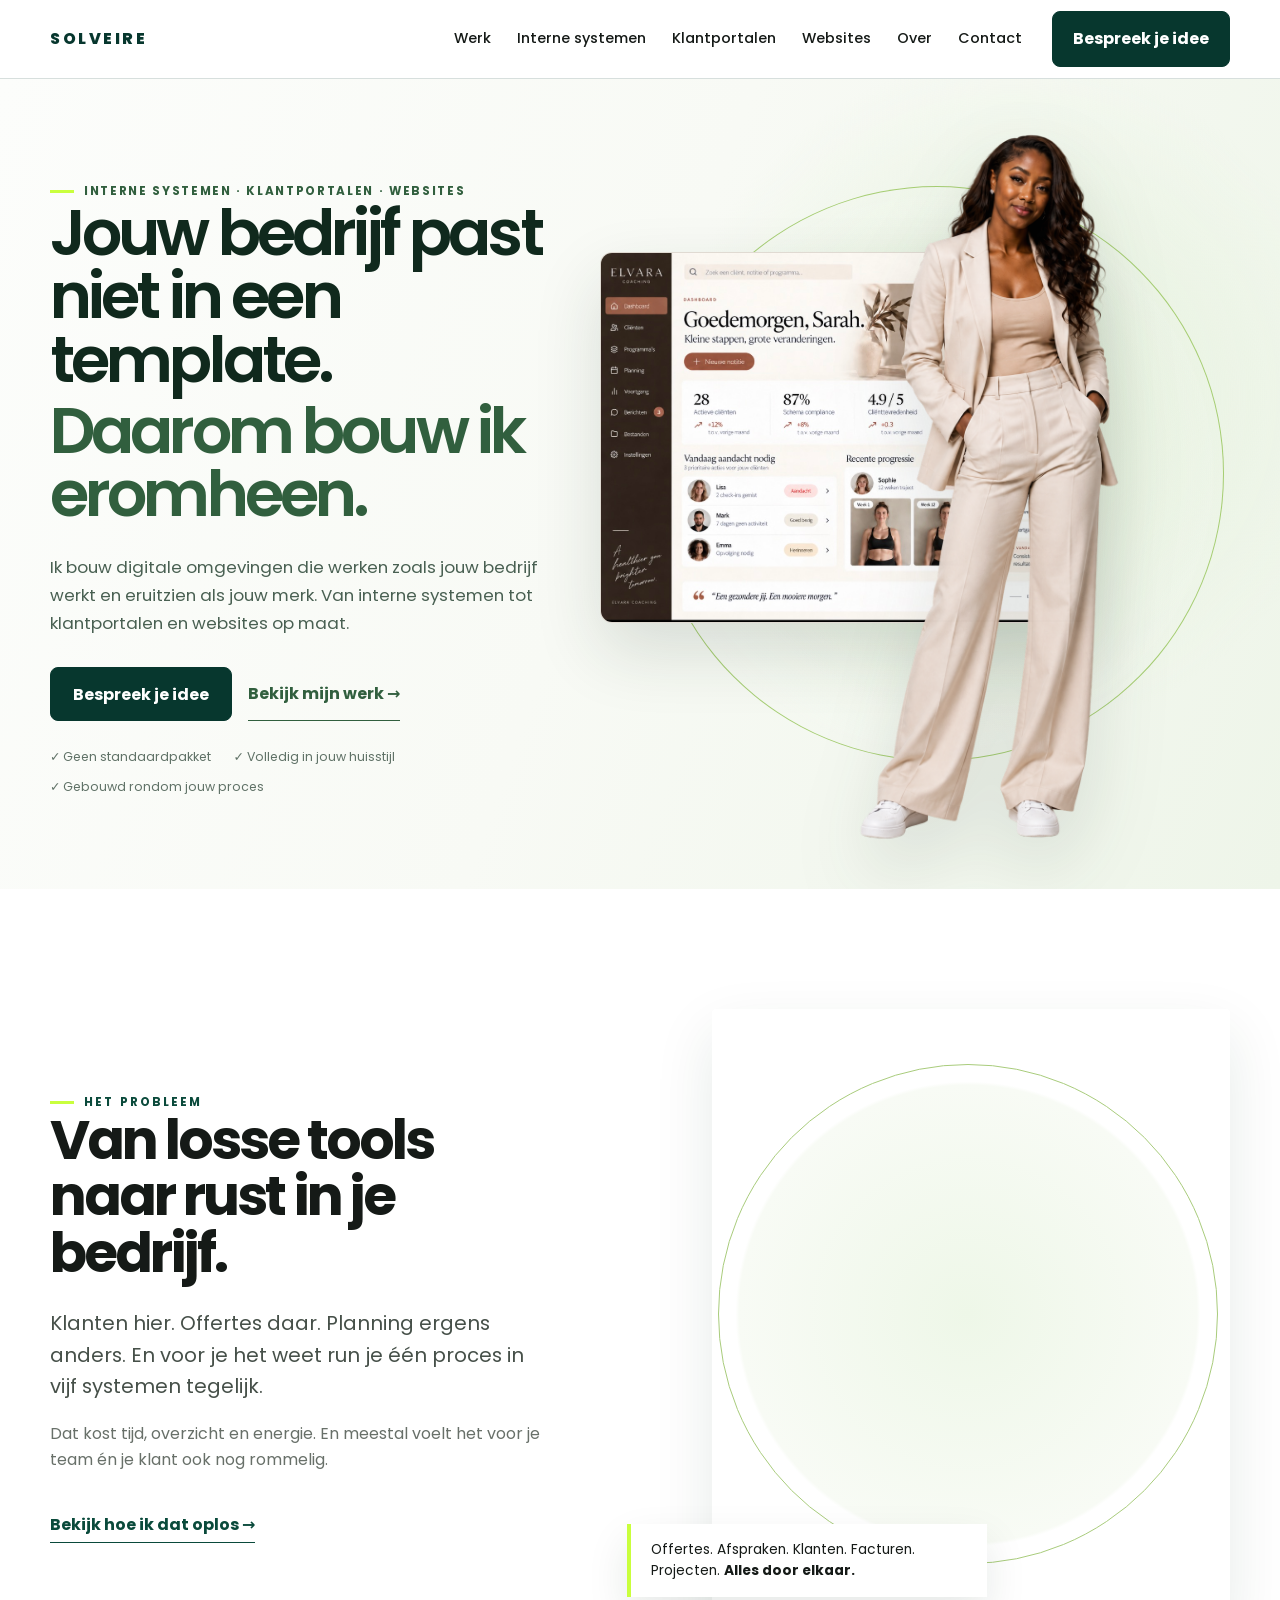
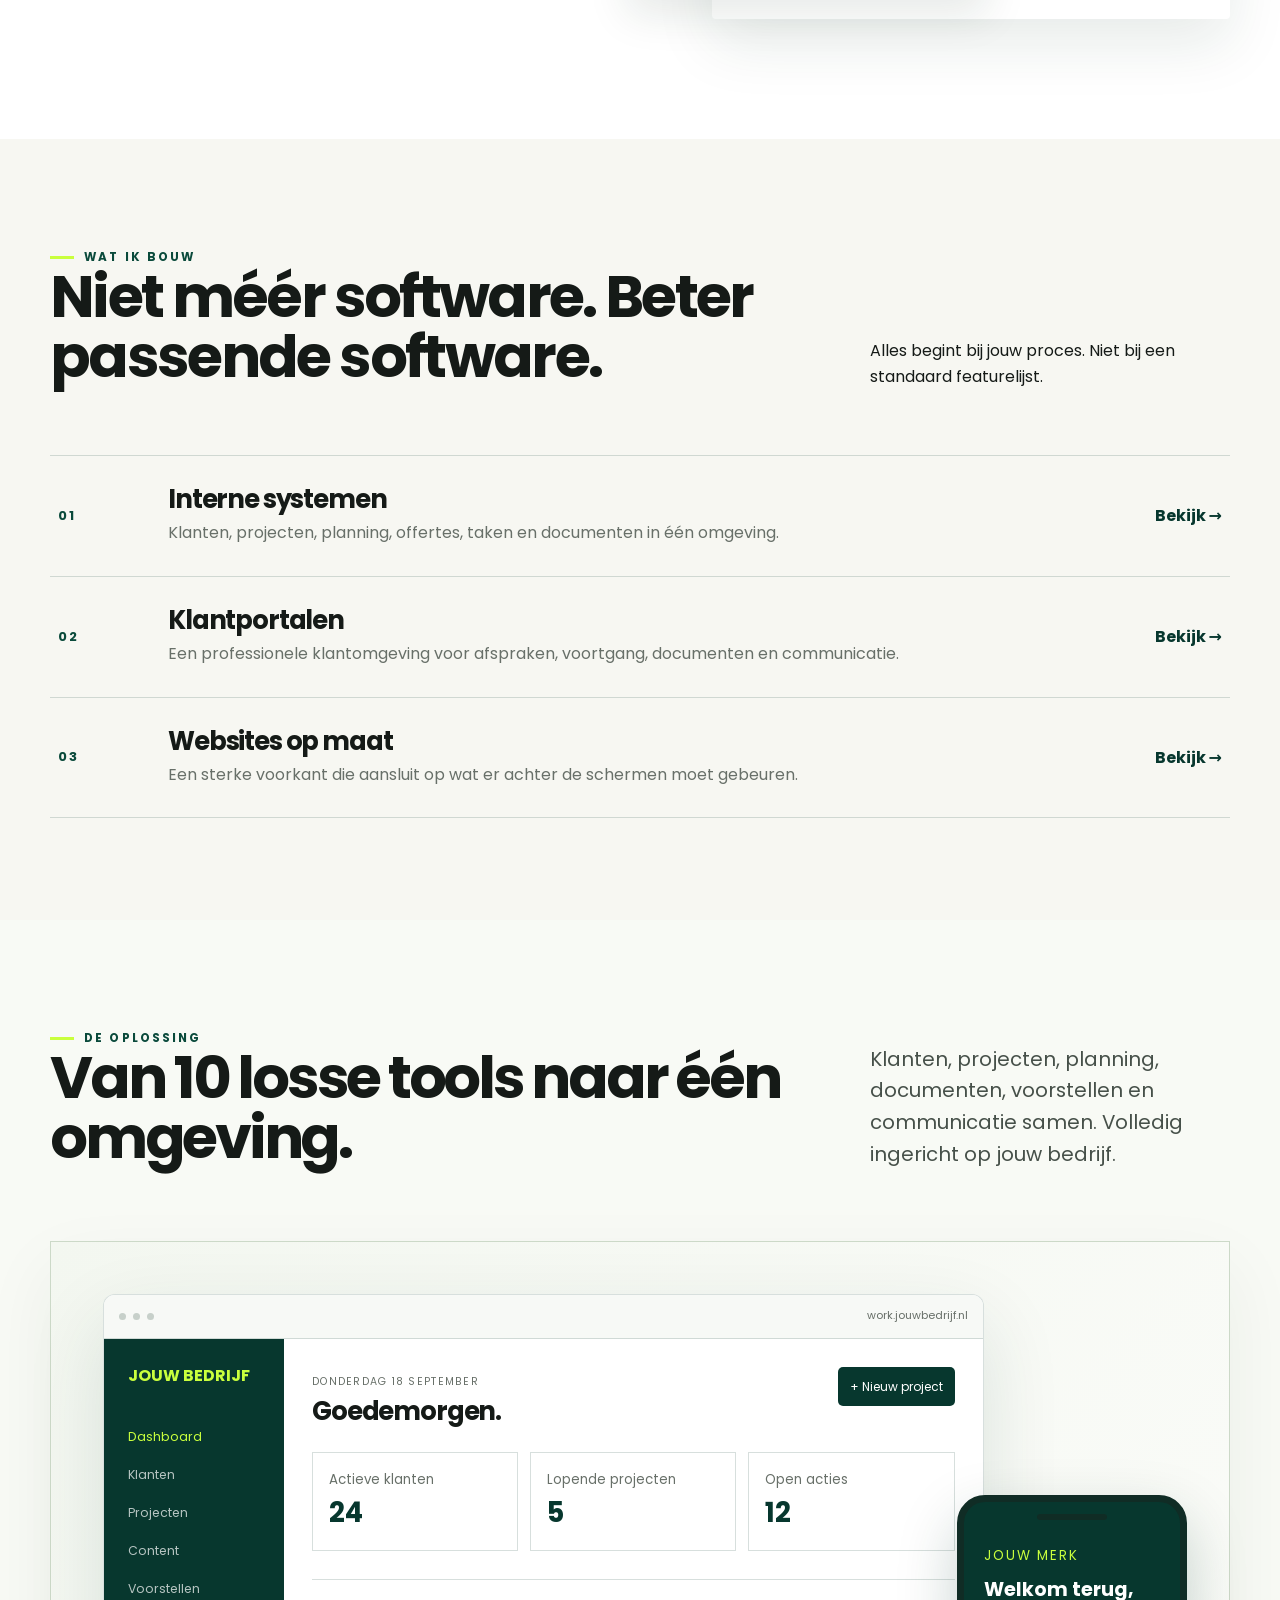
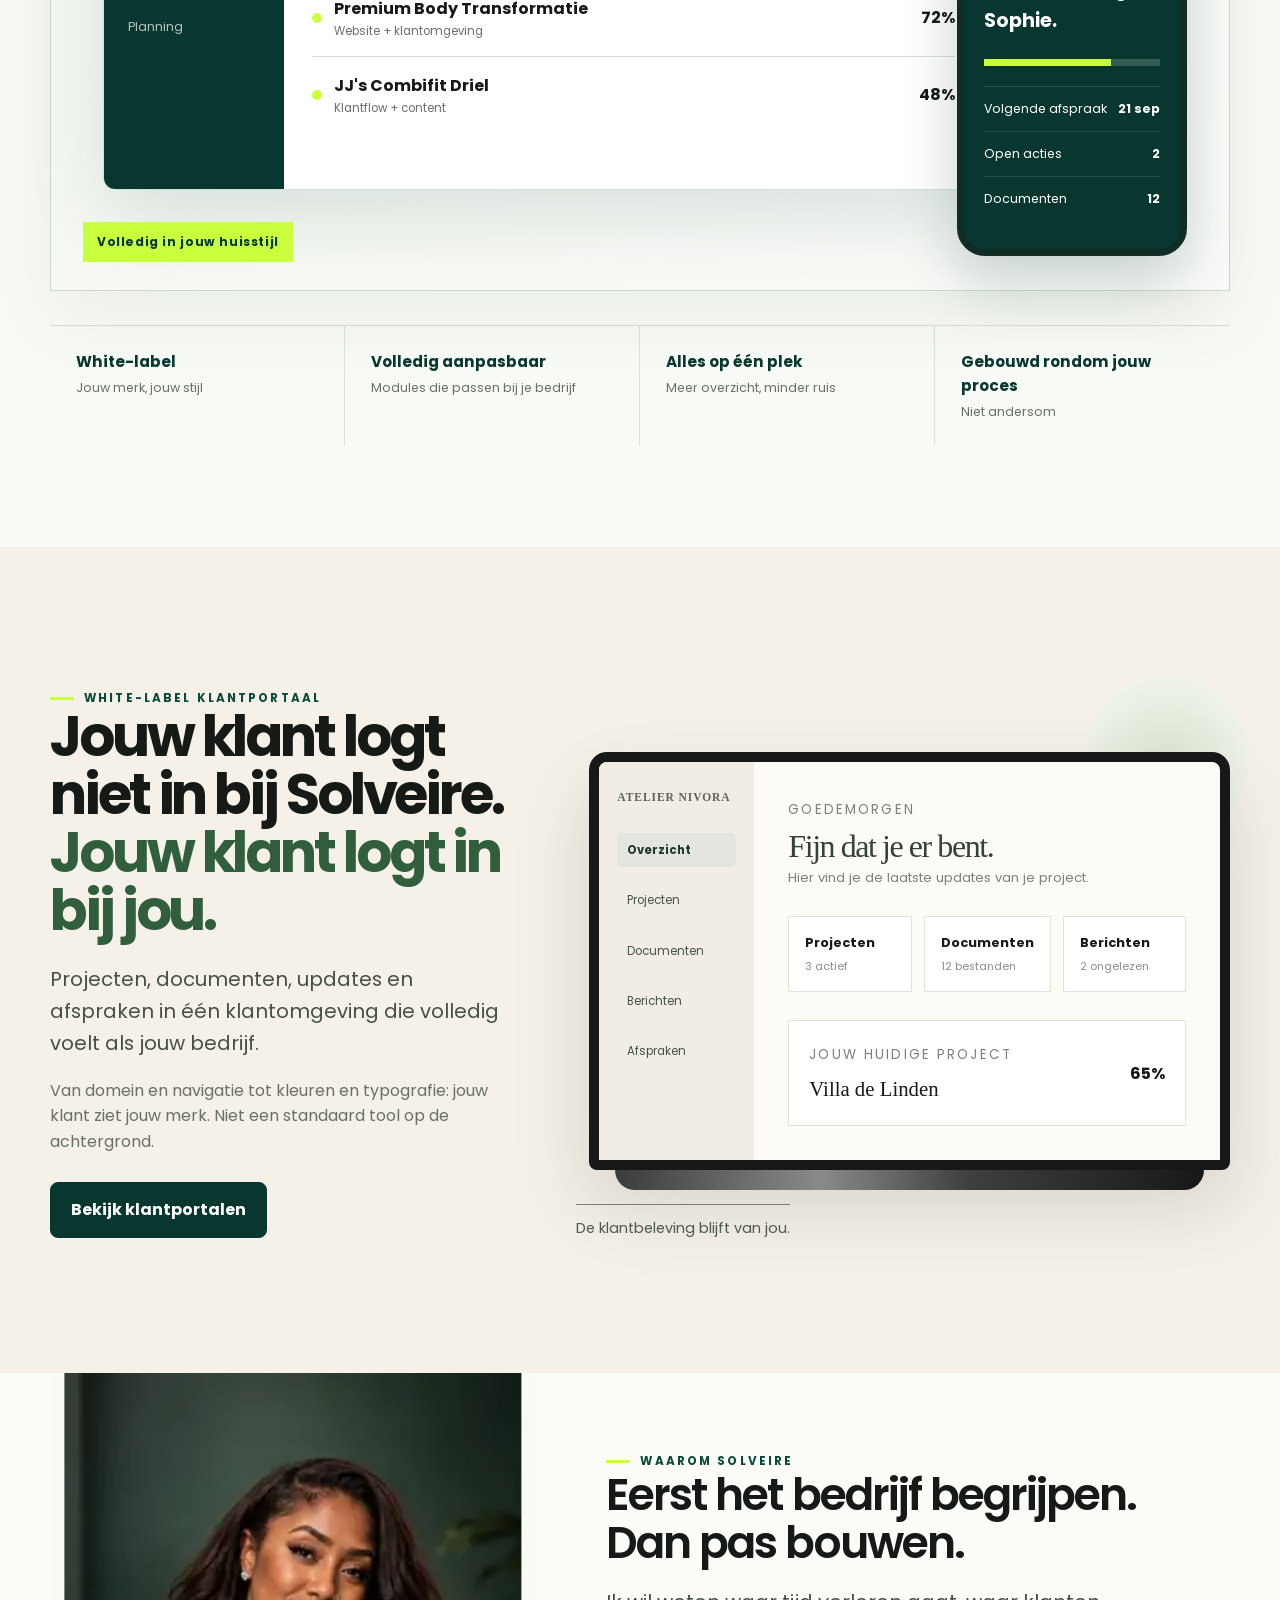
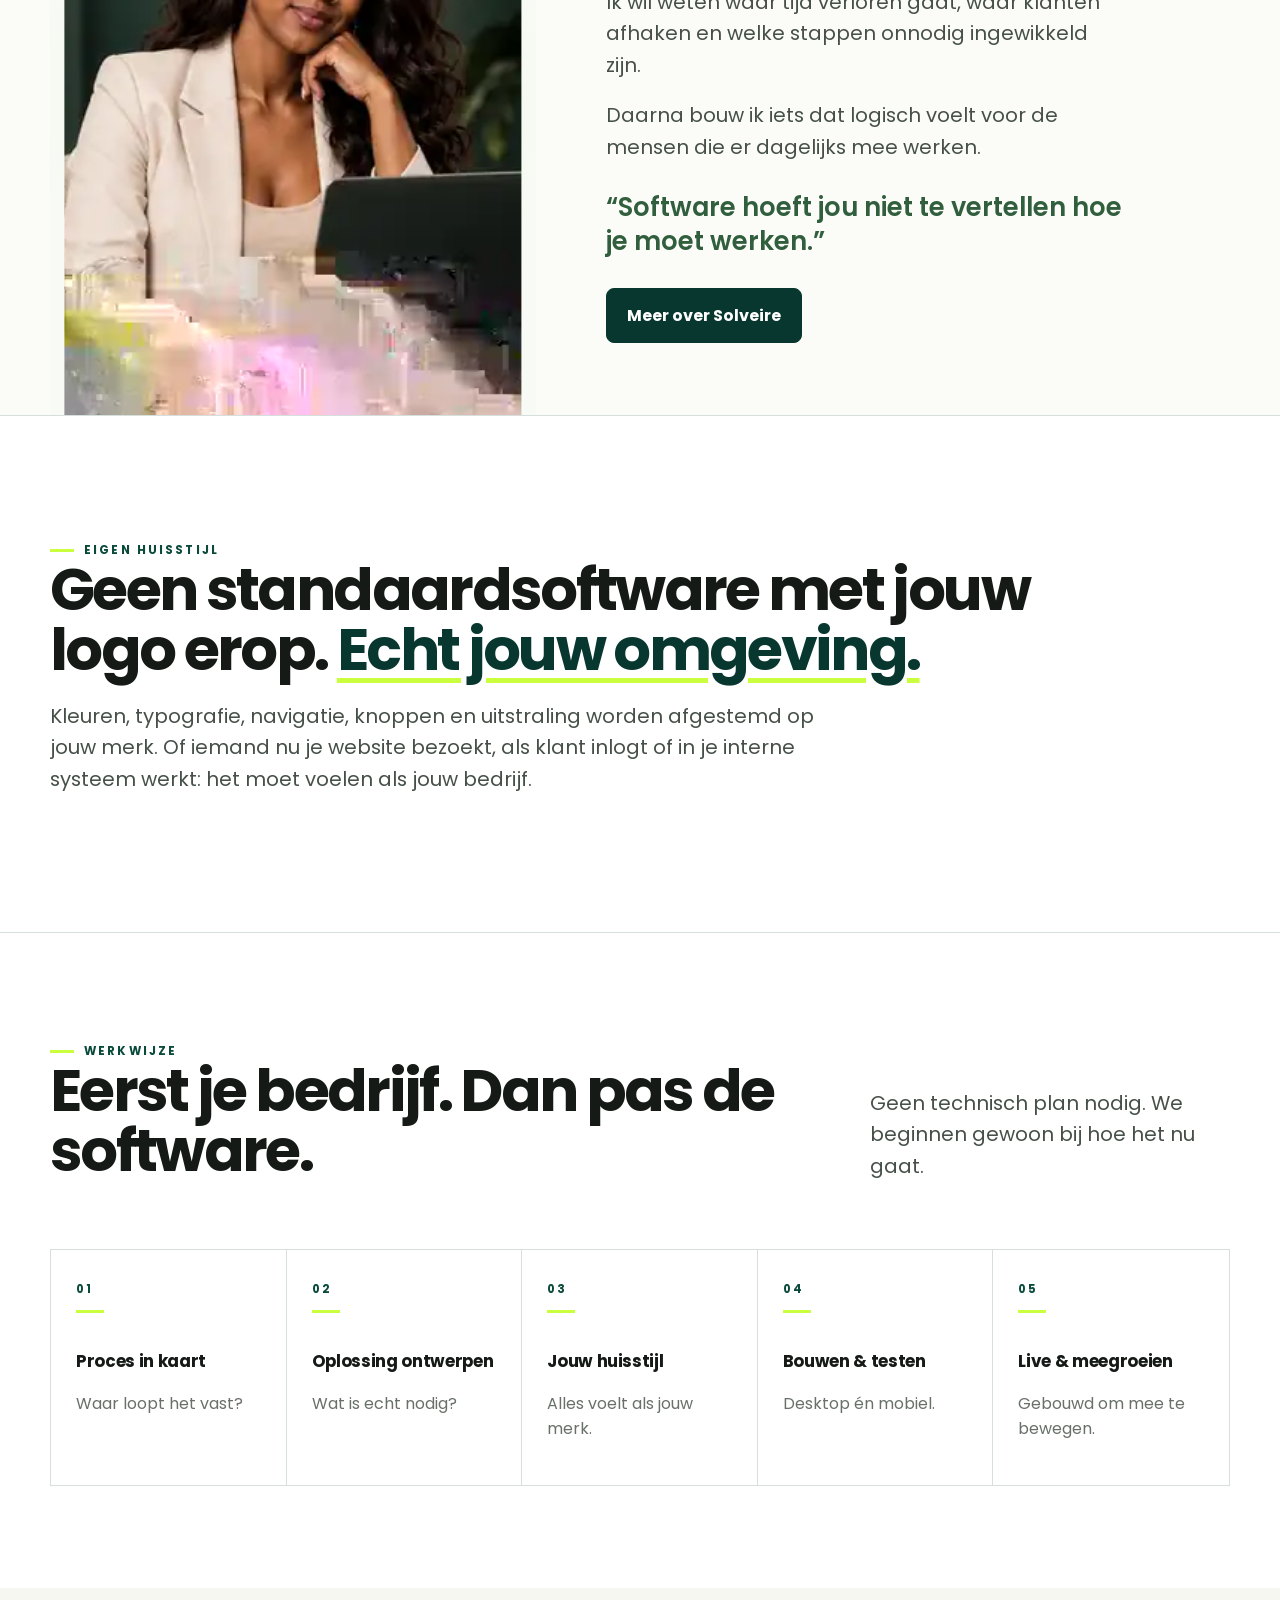
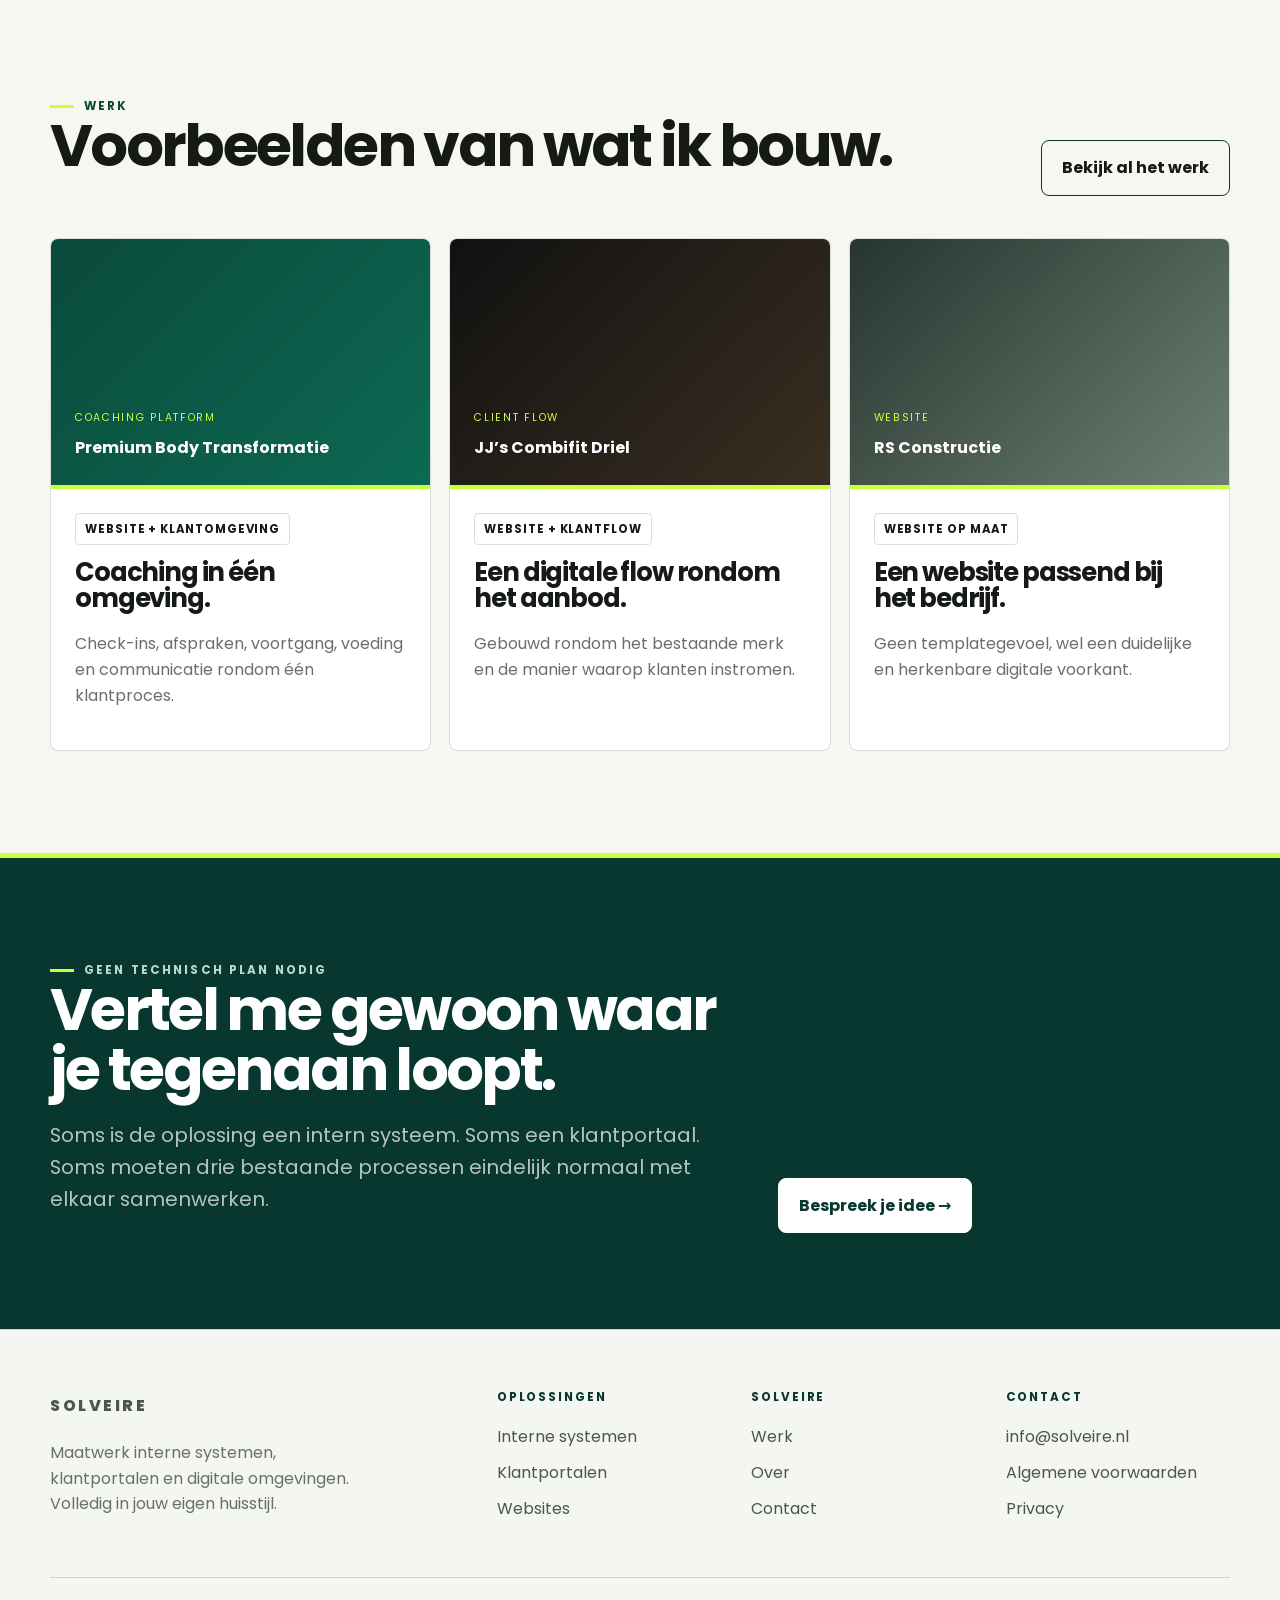
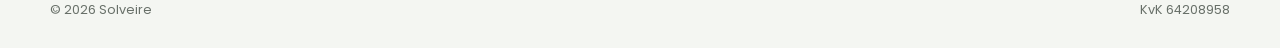
<file: index.html>
<!doctype html><html lang="nl"><head><meta charset="utf-8"><meta name="viewport" content="width=device-width,initial-scale=1"><title>Solveire — Maatwerk systemen, klantportalen & websites</title><meta name="description" content="Digitale omgevingen gebouwd rondom hoe jouw bedrijf echt werkt. Volledig in jouw eigen huisstijl."><link rel="stylesheet" href="/assets/site.css?v=20260919-2247"></head><body><header class="site-header"><div class="wrap nav"><a class="brand" href="/">SOLVEIRE</a><button class="menu-btn" data-menu aria-label="Menu">☰</button><nav class="nav-links"><a href="/werk/">Werk</a><a href="/interne-systemen/">Interne systemen</a><a href="/klantportalen/">Klantportalen</a><a href="/websites/">Websites</a><a href="/over/">Over</a><a href="/contact/">Contact</a></nav><a class="btn btn-primary" href="/contact/">Bespreek je idee</a></div></header>
<main>
<section class="hero oldstyle-hero"><div class="wrap oldstyle-hero-grid">
  <div class="oldstyle-hero-copy">
    <div class="eyebrow">INTERNE SYSTEMEN · KLANTPORTALEN · WEBSITES</div>
    <h1>Jouw bedrijf past niet in een template. <em>Daarom bouw ik eromheen.</em></h1>
    <p class="lead">Ik bouw digitale omgevingen die werken zoals jouw bedrijf werkt en eruitzien als jouw merk. Van interne systemen tot klantportalen en websites op maat.</p>
    <div class="hero-actions"><a class="btn btn-primary" href="/contact/">Bespreek je idee</a><a class="btn btn-link oldstyle-text-link" href="/werk/">Bekijk mijn werk →</a></div>
    <div class="hero-trust"><span>✓ Geen standaardpakket</span><span>✓ Volledig in jouw huisstijl</span><span>✓ Gebouwd rondom jouw proces</span></div>
  </div>
  <div class="oldstyle-hero-visual premium-hero-visual">
    <div class="oldstyle-orbit"></div>
    <div class="premium-software-frame">
      <img src="/assets/photos/hero-dashboard-clean.jpg" alt="Voorbeeld van een premium maatwerk dashboard">
    </div>
    <div class="oldstyle-photo-wrap"><img src="/assets/photos/hero-founder-clean.png?v=20260919-2247" alt="Prescilla van Solveire"></div>
  </div>

</div></section>

<section class="section home-problem"><div class="wrap home-problem-grid">
  <div class="home-problem-copy">
    <div class="eyebrow">HET PROBLEEM</div>
    <h2>Van losse tools naar rust in je bedrijf.</h2>
    <p class="lead">Klanten hier. Offertes daar. Planning ergens anders. En voor je het weet run je één proces in vijf systemen tegelijk.</p>
    <p>Dat kost tijd, overzicht en energie. En meestal voelt het voor je team én je klant ook nog rommelig.</p>
    <a class="text-link" href="/interne-systemen/">Bekijk hoe ik dat oplos →</a>
  </div>
  <div class="home-problem-visual">
    <div class="problem-ring"></div>
    <img src="/assets/photos/problem-chaos.webp" alt="Te veel losse processen, tools en administratie">
    <div class="problem-caption">Offertes. Afspraken. Klanten. Facturen. Projecten. <strong>Alles door elkaar.</strong></div>
  </div>
</div></section>

<section class="section section-soft solutions-section"><div class="wrap">
  <div class="section-kicker"><div><div class="eyebrow">Wat ik bouw</div><h2>Niet méér software. Beter passende software.</h2></div><p>Alles begint bij jouw proces. Niet bij een standaard featurelijst.</p></div>
  <div class="solution-grid">
    <a class="solution-row" href="/interne-systemen/"><div class="solution-num">01</div><div><h3>Interne systemen</h3><p>Klanten, projecten, planning, offertes, taken en documenten in één omgeving.</p></div><span>Bekijk →</span></a>
    <a class="solution-row" href="/klantportalen/"><div class="solution-num">02</div><div><h3>Klantportalen</h3><p>Een professionele klantomgeving voor afspraken, voortgang, documenten en communicatie.</p></div><span>Bekijk →</span></a>
    <a class="solution-row" href="/websites/"><div class="solution-num">03</div><div><h3>Websites op maat</h3><p>Een sterke voorkant die aansluit op wat er achter de schermen moet gebeuren.</p></div><span>Bekijk →</span></a>
  </div>
</div></section>

<section class="section product-showcase"><div class="wrap">
  <div class="showcase-head"><div><div class="eyebrow">DE OPLOSSING</div><h2>Van 10 losse tools naar één omgeving.</h2></div><p class="lead">Klanten, projecten, planning, documenten, voorstellen en communicatie samen. Volledig ingericht op jouw bedrijf.</p></div>
  <div class="showcase-stage">
    <div class="showcase-main ui-window"><div class="ui-top"><span></span><span></span><span></span><em>work.jouwbedrijf.nl</em></div><div class="ui-shell"><aside><b>JOUW BEDRIJF</b><a class="on">Dashboard</a><a>Klanten</a><a>Projecten</a><a>Content</a><a>Voorstellen</a><a>Planning</a></aside><main><div class="ui-heading"><div><small>DONDERDAG 18 SEPTEMBER</small><h3>Goedemorgen.</h3></div><button>+ Nieuw project</button></div><div class="ui-stats"><div><small>Actieve klanten</small><b>24</b></div><div><small>Lopende projecten</small><b>5</b></div><div><small>Open acties</small><b>12</b></div></div><div class="ui-project"><div><span class="status-dot"></span><div><b>Premium Body Transformatie</b><small>Website + klantomgeving</small></div></div><strong>72%</strong></div><div class="ui-project"><div><span class="status-dot"></span><div><b>JJ's Combifit Driel</b><small>Klantflow + content</small></div></div><strong>48%</strong></div></main></div></div>
    <div class="showcase-phone"><div class="phone-top"></div><small>JOUW MERK</small><h4>Welkom terug, Sophie.</h4><div class="phone-progress"><span></span></div><div class="phone-item"><span>Volgende afspraak</span><b>21 sep</b></div><div class="phone-item"><span>Open acties</span><b>2</b></div><div class="phone-item"><span>Documenten</span><b>12</b></div></div>
    <div class="showcase-label">Volledig in jouw huisstijl</div>
  </div>
  <div class="showcase-usps">
    <div><b>White-label</b><span>Jouw merk, jouw stijl</span></div>
    <div><b>Volledig aanpasbaar</b><span>Modules die passen bij je bedrijf</span></div>
    <div><b>Alles op één plek</b><span>Meer overzicht, minder ruis</span></div>
    <div><b>Gebouwd rondom jouw proces</b><span>Niet andersom</span></div>
  </div>
  </div>
</div></section><section class="section white-label-home"><div class="wrap white-label-grid">
  <div class="white-label-copy">
    <div class="eyebrow">WHITE-LABEL KLANTPORTAAL</div>
    <h2>Jouw klant logt niet in bij Solveire. <span>Jouw klant logt in bij jou.</span></h2>
    <p class="lead">Projecten, documenten, updates en afspraken in één klantomgeving die volledig voelt als jouw bedrijf.</p>
    <p>Van domein en navigatie tot kleuren en typografie: jouw klant ziet jouw merk. Niet een standaard tool op de achtergrond.</p>
    <a class="btn btn-primary" href="/klantportalen/">Bekijk klantportalen</a>
  </div>
  <div class="portal-scene">
    <div class="portal-plant"></div>
    <div class="portal-laptop">
      <div class="portal-screen">
        <div class="portal-side"><b>ATELIER NIVORA</b><span class="active">Overzicht</span><span>Projecten</span><span>Documenten</span><span>Berichten</span><span>Afspraken</span></div>
        <div class="portal-content"><small>GOEDEMORGEN</small><h3>Fijn dat je er bent.</h3><p>Hier vind je de laatste updates van je project.</p><div class="portal-cards"><div><b>Projecten</b><span>3 actief</span></div><div><b>Documenten</b><span>12 bestanden</span></div><div><b>Berichten</b><span>2 ongelezen</span></div></div><div class="portal-project"><div><small>JOUW HUIDIGE PROJECT</small><b>Villa de Linden</b></div><strong>65%</strong></div></div>
      </div>
      <div class="portal-base"></div>
    </div>
    <div class="portal-note">De klantbeleving blijft van jou.</div>
  </div>
</div></section>

<section class="section oldstyle-founder"><div class="wrap oldstyle-founder-grid">
    <div class="oldstyle-founder-photo"><div class="oldstyle-founder-ring"></div><img src="/assets/photos/work-laptop.webp" alt="Prescilla aan het werk voor Solveire"></div>
    <div class="oldstyle-founder-copy"><div class="eyebrow">Waarom Solveire</div><h2>Eerst het bedrijf begrijpen. Dan pas bouwen.</h2><p class="lead">Ik wil weten waar tijd verloren gaat, waar klanten afhaken en welke stappen onnodig ingewikkeld zijn.</p><p class="lead">Daarna bouw ik iets dat logisch voelt voor de mensen die er dagelijks mee werken.</p><div class="oldstyle-quote">“Software hoeft jou niet te vertellen hoe je moet werken.”</div><a class="btn btn-primary" href="/over/">Meer over Solveire</a></div>
  </div></section>

<section class="statement"><div class="wrap">
  <div class="eyebrow">Eigen huisstijl</div><h2>Geen standaardsoftware met jouw logo erop. <strong>Echt jouw omgeving.</strong></h2><p class="lead">Kleuren, typografie, navigatie, knoppen en uitstraling worden afgestemd op jouw merk. Of iemand nu je website bezoekt, als klant inlogt of in je interne systeem werkt: het moet voelen als jouw bedrijf.</p>
</div></section>

<section class="section process-section"><div class="wrap">
  <div class="process-head"><div><div class="eyebrow">Werkwijze</div><h2>Eerst je bedrijf. Dan pas de software.</h2></div><p class="lead">Geen technisch plan nodig. We beginnen gewoon bij hoe het nu gaat.</p></div>
  <div class="process"><div class="step"><b>01</b><h3>Proces in kaart</h3><p class="muted">Waar loopt het vast?</p></div><div class="step"><b>02</b><h3>Oplossing ontwerpen</h3><p class="muted">Wat is echt nodig?</p></div><div class="step"><b>03</b><h3>Jouw huisstijl</h3><p class="muted">Alles voelt als jouw merk.</p></div><div class="step"><b>04</b><h3>Bouwen & testen</h3><p class="muted">Desktop én mobiel.</p></div><div class="step"><b>05</b><h3>Live & meegroeien</h3><p class="muted">Gebouwd om mee te bewegen.</p></div></div>
</div></section>

<section class="section section-soft"><div class="wrap">
  <div class="section-kicker"><div><div class="eyebrow">Werk</div><h2>Voorbeelden van wat ik bouw.</h2></div><a class="btn" href="/werk/">Bekijk al het werk</a></div>
  <div class="case-grid premium-cases"><article class="case"><div class="case-visual case-pbt"><span>COACHING PLATFORM</span><strong>Premium Body Transformatie</strong></div><div class="case-body"><span class="tag">Website + klantomgeving</span><h3>Coaching in één omgeving.</h3><p class="muted">Check-ins, afspraken, voortgang, voeding en communicatie rondom één klantproces.</p></div></article><article class="case"><div class="case-visual case-jj"><span>CLIENT FLOW</span><strong>JJ’s Combifit Driel</strong></div><div class="case-body"><span class="tag">Website + klantflow</span><h3>Een digitale flow rondom het aanbod.</h3><p class="muted">Gebouwd rondom het bestaande merk en de manier waarop klanten instromen.</p></div></article><article class="case"><div class="case-visual case-rs"><span>WEBSITE</span><strong>RS Constructie</strong></div><div class="case-body"><span class="tag">Website op maat</span><h3>Een website passend bij het bedrijf.</h3><p class="muted">Geen templategevoel, wel een duidelijke en herkenbare digitale voorkant.</p></div></article></div>
</div></section>

<section class="cta"><div class="wrap cta-grid"><div><div class="eyebrow" style="color:#b8d7cd">Geen technisch plan nodig</div><h2>Vertel me gewoon waar je tegenaan loopt.</h2><p class="lead">Soms is de oplossing een intern systeem. Soms een klantportaal. Soms moeten drie bestaande processen eindelijk normaal met elkaar samenwerken.</p></div><div><a class="btn btn-light" href="/contact/">Bespreek je idee →</a></div></div></section>
</main><footer class="footer"><div class="wrap"><div class="footer-grid"><div><a class="brand" href="/">SOLVEIRE</a><p class="muted" style="max-width:330px;margin-top:16px">Maatwerk interne systemen, klantportalen en digitale omgevingen. Volledig in jouw eigen huisstijl.</p></div><div><h4>Oplossingen</h4><a href="/interne-systemen/">Interne systemen</a><a href="/klantportalen/">Klantportalen</a><a href="/websites/">Websites</a></div><div><h4>Solveire</h4><a href="/werk/">Werk</a><a href="/over/">Over</a><a href="/contact/">Contact</a></div><div><h4>Contact</h4><a href="mailto:info@solveire.nl">info@solveire.nl</a><a href="/algemene-voorwaarden/">Algemene voorwaarden</a><a href="/privacy/">Privacy</a></div></div><div class="footer-bottom"><span>© 2026 Solveire</span><span>KvK 64208958</span></div></div></footer><script src="/assets/site.js"></script></body></html>
</file>
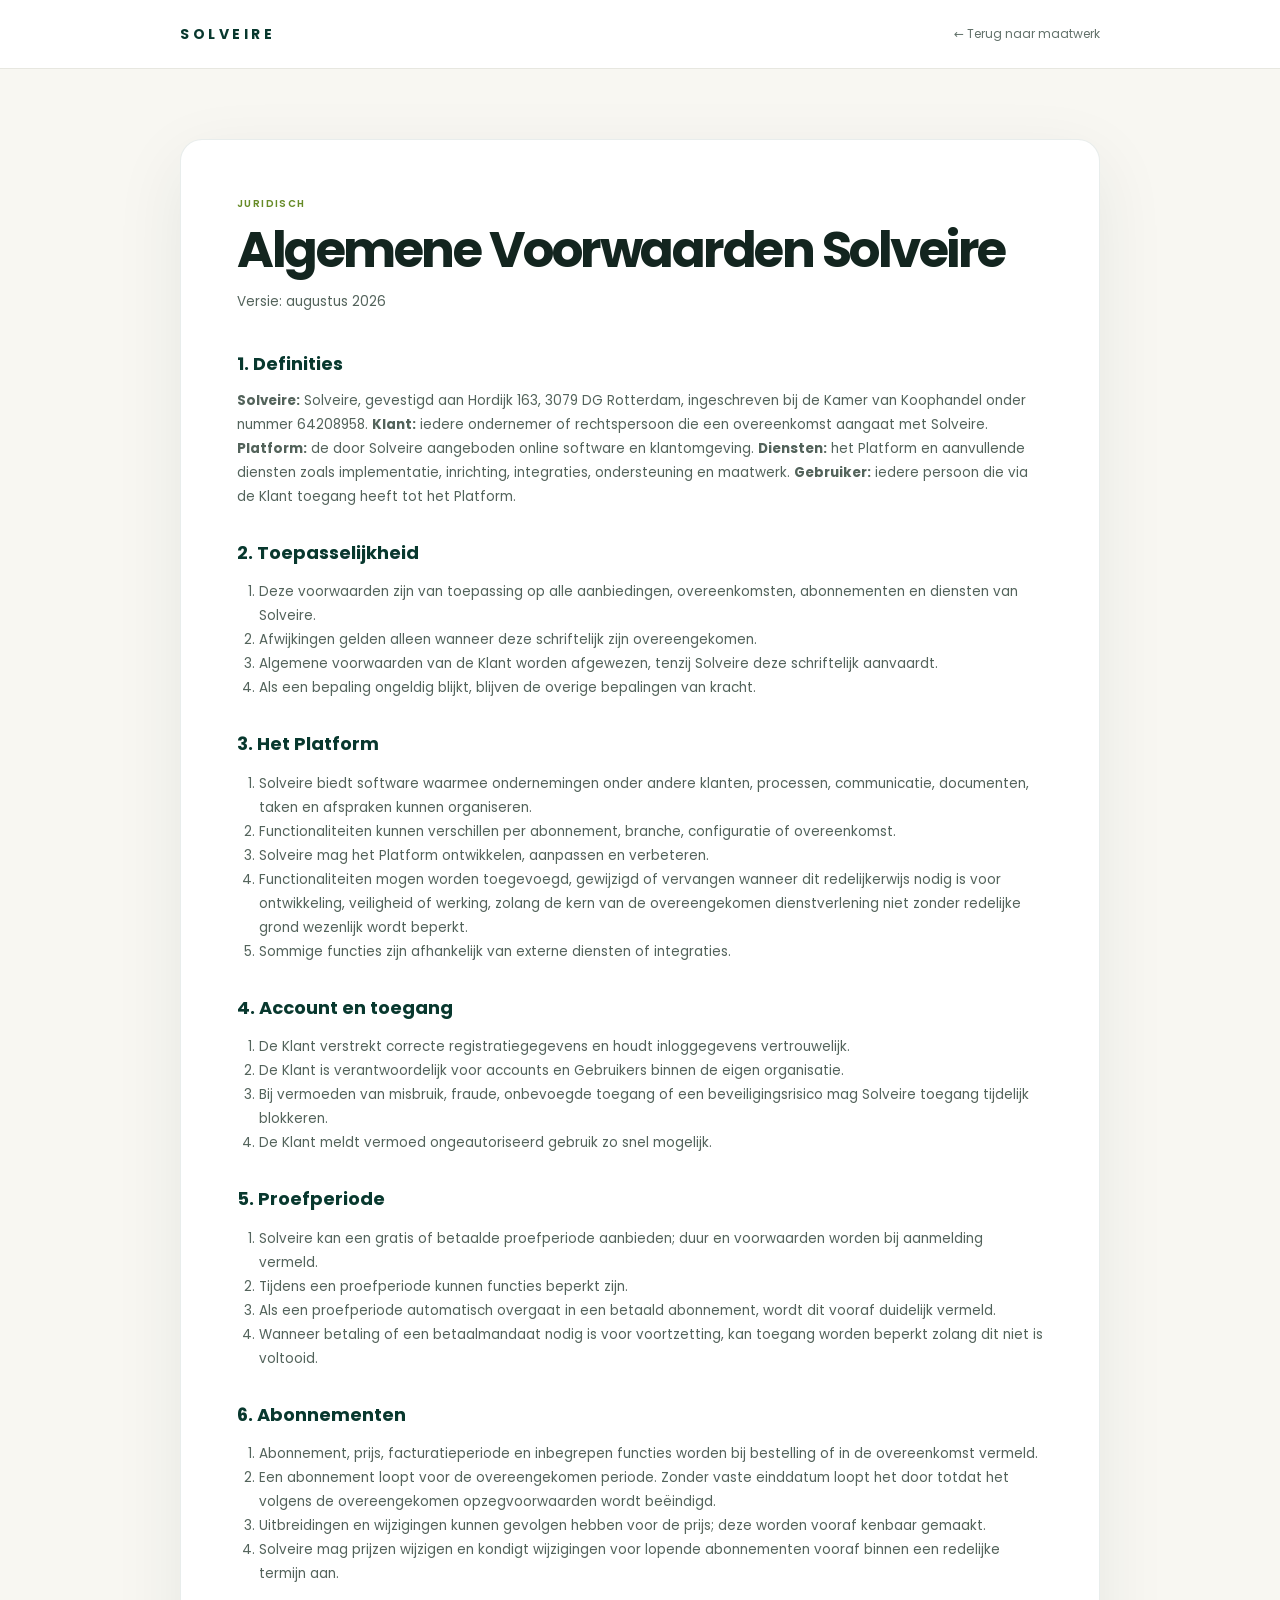
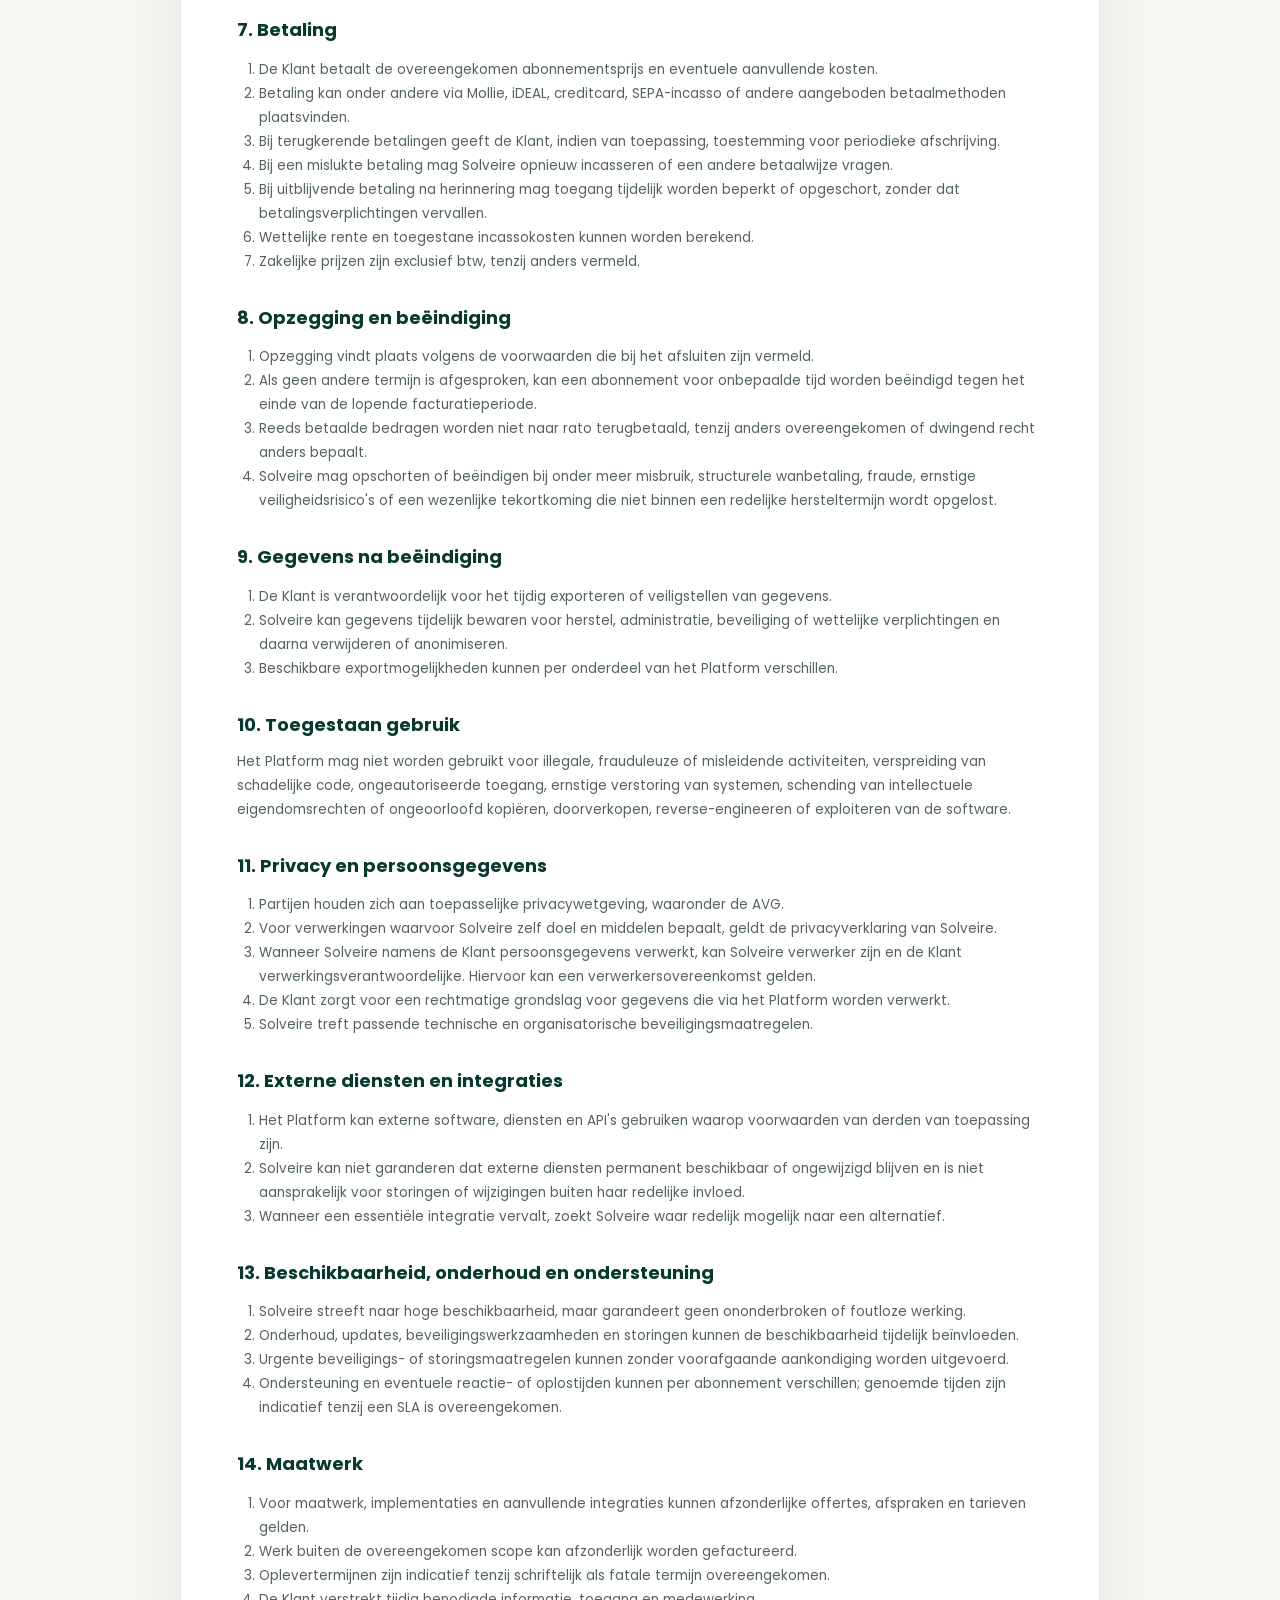
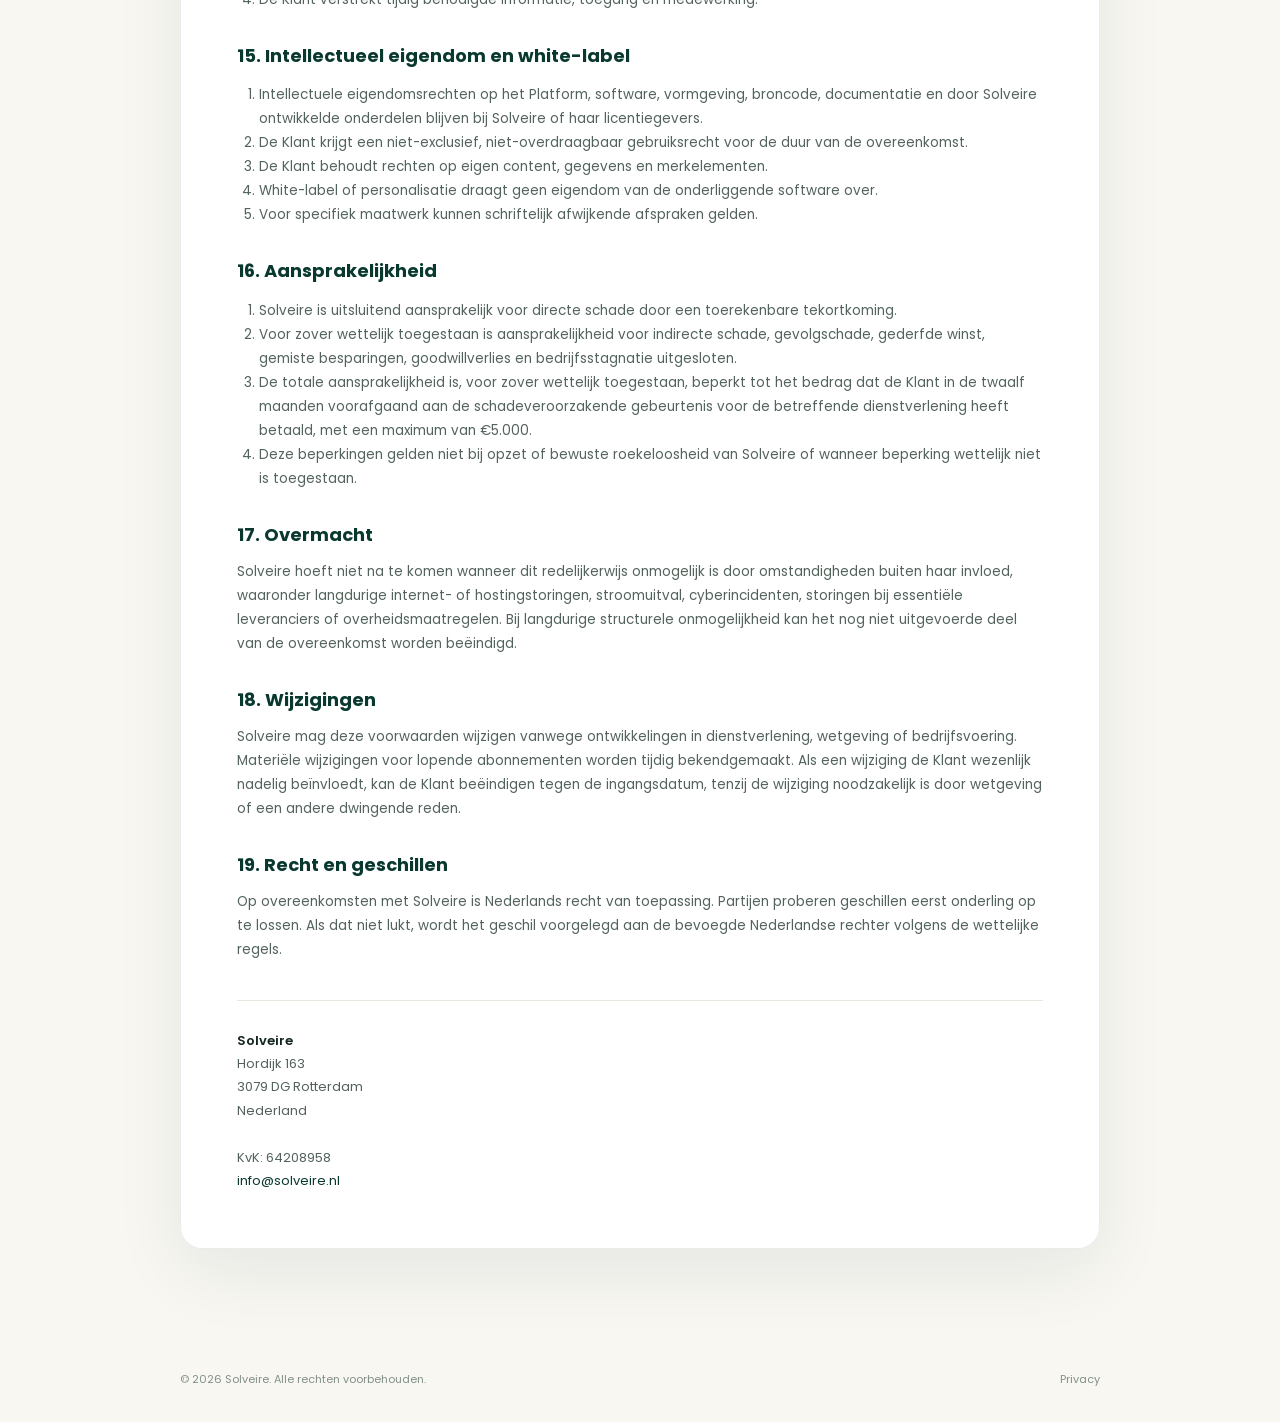
<file: algemene-voorwaarden/index.html>
<!DOCTYPE html>
<html lang="nl">
<head>
<meta charset="utf-8">
<meta name="viewport" content="width=device-width,initial-scale=1">
<title>Algemene Voorwaarden | Solveire</title>
<meta name="description" content="Algemene voorwaarden van Solveire voor software, abonnementen, maatwerk en aanvullende dienstverlening.">
<meta name="robots" content="index,follow">
<meta name="theme-color" content="#08382e">
<link rel="preconnect" href="https://fonts.googleapis.com">
<link rel="preconnect" href="https://fonts.gstatic.com" crossorigin>
<link href="https://fonts.googleapis.com/css2?family=Poppins:wght@400;500;600;700&display=swap" rel="stylesheet">
<style>
:root{--ink:#13251f;--muted:#718079;--green:#08382e;--lime:#b8f04a;--cream:#f4f0e7;--paper:#fffdf8;--line:#e7e7e0}
*{box-sizing:border-box}html{scroll-behavior:smooth}body{margin:0;font-family:Poppins,system-ui,sans-serif;color:var(--ink);background:#f8f7f2;-webkit-font-smoothing:antialiased}a{color:inherit;text-decoration:none}.wrap{width:min(920px,calc(100% - 40px));margin:auto}
nav{background:rgba(255,255,255,.96);border-bottom:1px solid var(--line);position:sticky;top:0;z-index:10}.nav{height:68px;display:flex;align-items:center;justify-content:space-between}.wordmark{font-size:14px;letter-spacing:.25em;font-weight:700;color:var(--green)}.back{font-size:12px;color:#62716a}.back:hover{color:var(--green)}
main{padding:70px 0 96px}.eyebrow{font-size:10px;letter-spacing:.14em;text-transform:uppercase;font-weight:600;color:#668b27;margin-bottom:12px}.card{background:#fff;border:1px solid rgba(8,56,46,.09);border-radius:22px;padding:56px;box-shadow:0 22px 70px rgba(8,56,46,.08)}h1{font-size:clamp(34px,5vw,50px);line-height:1.05;letter-spacing:-.05em;margin:0 0 10px}.meta{font-size:12px;color:var(--muted);margin-bottom:38px}.card h2{font-size:18px;line-height:1.3;margin:32px 0 10px;color:var(--green)}.card p,.card li{font-size:13.5px;line-height:1.78;color:#53635b}.card ol{padding-left:22px}.contact{margin-top:38px;padding-top:28px;border-top:1px solid var(--line);font-size:13px;line-height:1.8;color:#53635b}.contact strong{color:var(--ink);font-weight:600}.contact a{color:var(--green)}footer{padding:26px 0 34px;color:#829089;font-size:11px}.footerRow{display:flex;justify-content:space-between;gap:20px;flex-wrap:wrap}
@media(max-width:600px){.wrap{width:calc(100% - 28px)}.nav{height:64px}.wordmark{font-size:12px;letter-spacing:.2em}.back{font-size:11px}main{padding:38px 0 62px}.card{padding:28px 20px;border-radius:18px}h1{font-size:34px}.card h2{font-size:17px}.card p,.card li{font-size:13px;line-height:1.72}}
</style>
</head>
<body>
<nav><div class="wrap nav"><a class="wordmark" href="../">SOLVEIRE</a><a class="back" href="../">← Terug naar maatwerk</a></div></nav>
<main><div class="wrap"><article class="card"><div class="eyebrow">Juridisch</div><h1>Algemene Voorwaarden Solveire</h1><p class="meta">Versie: augustus 2026</p>
<h2>1. Definities</h2><p><strong>Solveire:</strong> Solveire, gevestigd aan Hordijk 163, 3079 DG Rotterdam, ingeschreven bij de Kamer van Koophandel onder nummer 64208958. <strong>Klant:</strong> iedere ondernemer of rechtspersoon die een overeenkomst aangaat met Solveire. <strong>Platform:</strong> de door Solveire aangeboden online software en klantomgeving. <strong>Diensten:</strong> het Platform en aanvullende diensten zoals implementatie, inrichting, integraties, ondersteuning en maatwerk. <strong>Gebruiker:</strong> iedere persoon die via de Klant toegang heeft tot het Platform.</p>
<h2>2. Toepasselijkheid</h2><ol><li>Deze voorwaarden zijn van toepassing op alle aanbiedingen, overeenkomsten, abonnementen en diensten van Solveire.</li><li>Afwijkingen gelden alleen wanneer deze schriftelijk zijn overeengekomen.</li><li>Algemene voorwaarden van de Klant worden afgewezen, tenzij Solveire deze schriftelijk aanvaardt.</li><li>Als een bepaling ongeldig blijkt, blijven de overige bepalingen van kracht.</li></ol>
<h2>3. Het Platform</h2><ol><li>Solveire biedt software waarmee ondernemingen onder andere klanten, processen, communicatie, documenten, taken en afspraken kunnen organiseren.</li><li>Functionaliteiten kunnen verschillen per abonnement, branche, configuratie of overeenkomst.</li><li>Solveire mag het Platform ontwikkelen, aanpassen en verbeteren.</li><li>Functionaliteiten mogen worden toegevoegd, gewijzigd of vervangen wanneer dit redelijkerwijs nodig is voor ontwikkeling, veiligheid of werking, zolang de kern van de overeengekomen dienstverlening niet zonder redelijke grond wezenlijk wordt beperkt.</li><li>Sommige functies zijn afhankelijk van externe diensten of integraties.</li></ol>
<h2>4. Account en toegang</h2><ol><li>De Klant verstrekt correcte registratiegegevens en houdt inloggegevens vertrouwelijk.</li><li>De Klant is verantwoordelijk voor accounts en Gebruikers binnen de eigen organisatie.</li><li>Bij vermoeden van misbruik, fraude, onbevoegde toegang of een beveiligingsrisico mag Solveire toegang tijdelijk blokkeren.</li><li>De Klant meldt vermoed ongeautoriseerd gebruik zo snel mogelijk.</li></ol>
<h2>5. Proefperiode</h2><ol><li>Solveire kan een gratis of betaalde proefperiode aanbieden; duur en voorwaarden worden bij aanmelding vermeld.</li><li>Tijdens een proefperiode kunnen functies beperkt zijn.</li><li>Als een proefperiode automatisch overgaat in een betaald abonnement, wordt dit vooraf duidelijk vermeld.</li><li>Wanneer betaling of een betaalmandaat nodig is voor voortzetting, kan toegang worden beperkt zolang dit niet is voltooid.</li></ol>
<h2>6. Abonnementen</h2><ol><li>Abonnement, prijs, facturatieperiode en inbegrepen functies worden bij bestelling of in de overeenkomst vermeld.</li><li>Een abonnement loopt voor de overeengekomen periode. Zonder vaste einddatum loopt het door totdat het volgens de overeengekomen opzegvoorwaarden wordt beëindigd.</li><li>Uitbreidingen en wijzigingen kunnen gevolgen hebben voor de prijs; deze worden vooraf kenbaar gemaakt.</li><li>Solveire mag prijzen wijzigen en kondigt wijzigingen voor lopende abonnementen vooraf binnen een redelijke termijn aan.</li></ol>
<h2>7. Betaling</h2><ol><li>De Klant betaalt de overeengekomen abonnementsprijs en eventuele aanvullende kosten.</li><li>Betaling kan onder andere via Mollie, iDEAL, creditcard, SEPA-incasso of andere aangeboden betaalmethoden plaatsvinden.</li><li>Bij terugkerende betalingen geeft de Klant, indien van toepassing, toestemming voor periodieke afschrijving.</li><li>Bij een mislukte betaling mag Solveire opnieuw incasseren of een andere betaalwijze vragen.</li><li>Bij uitblijvende betaling na herinnering mag toegang tijdelijk worden beperkt of opgeschort, zonder dat betalingsverplichtingen vervallen.</li><li>Wettelijke rente en toegestane incassokosten kunnen worden berekend.</li><li>Zakelijke prijzen zijn exclusief btw, tenzij anders vermeld.</li></ol>
<h2>8. Opzegging en beëindiging</h2><ol><li>Opzegging vindt plaats volgens de voorwaarden die bij het afsluiten zijn vermeld.</li><li>Als geen andere termijn is afgesproken, kan een abonnement voor onbepaalde tijd worden beëindigd tegen het einde van de lopende facturatieperiode.</li><li>Reeds betaalde bedragen worden niet naar rato terugbetaald, tenzij anders overeengekomen of dwingend recht anders bepaalt.</li><li>Solveire mag opschorten of beëindigen bij onder meer misbruik, structurele wanbetaling, fraude, ernstige veiligheidsrisico's of een wezenlijke tekortkoming die niet binnen een redelijke hersteltermijn wordt opgelost.</li></ol>
<h2>9. Gegevens na beëindiging</h2><ol><li>De Klant is verantwoordelijk voor het tijdig exporteren of veiligstellen van gegevens.</li><li>Solveire kan gegevens tijdelijk bewaren voor herstel, administratie, beveiliging of wettelijke verplichtingen en daarna verwijderen of anonimiseren.</li><li>Beschikbare exportmogelijkheden kunnen per onderdeel van het Platform verschillen.</li></ol>
<h2>10. Toegestaan gebruik</h2><p>Het Platform mag niet worden gebruikt voor illegale, frauduleuze of misleidende activiteiten, verspreiding van schadelijke code, ongeautoriseerde toegang, ernstige verstoring van systemen, schending van intellectuele eigendomsrechten of ongeoorloofd kopiëren, doorverkopen, reverse-engineeren of exploiteren van de software.</p>
<h2>11. Privacy en persoonsgegevens</h2><ol><li>Partijen houden zich aan toepasselijke privacywetgeving, waaronder de AVG.</li><li>Voor verwerkingen waarvoor Solveire zelf doel en middelen bepaalt, geldt de privacyverklaring van Solveire.</li><li>Wanneer Solveire namens de Klant persoonsgegevens verwerkt, kan Solveire verwerker zijn en de Klant verwerkingsverantwoordelijke. Hiervoor kan een verwerkersovereenkomst gelden.</li><li>De Klant zorgt voor een rechtmatige grondslag voor gegevens die via het Platform worden verwerkt.</li><li>Solveire treft passende technische en organisatorische beveiligingsmaatregelen.</li></ol>
<h2>12. Externe diensten en integraties</h2><ol><li>Het Platform kan externe software, diensten en API's gebruiken waarop voorwaarden van derden van toepassing zijn.</li><li>Solveire kan niet garanderen dat externe diensten permanent beschikbaar of ongewijzigd blijven en is niet aansprakelijk voor storingen of wijzigingen buiten haar redelijke invloed.</li><li>Wanneer een essentiële integratie vervalt, zoekt Solveire waar redelijk mogelijk naar een alternatief.</li></ol>
<h2>13. Beschikbaarheid, onderhoud en ondersteuning</h2><ol><li>Solveire streeft naar hoge beschikbaarheid, maar garandeert geen ononderbroken of foutloze werking.</li><li>Onderhoud, updates, beveiligingswerkzaamheden en storingen kunnen de beschikbaarheid tijdelijk beïnvloeden.</li><li>Urgente beveiligings- of storingsmaatregelen kunnen zonder voorafgaande aankondiging worden uitgevoerd.</li><li>Ondersteuning en eventuele reactie- of oplostijden kunnen per abonnement verschillen; genoemde tijden zijn indicatief tenzij een SLA is overeengekomen.</li></ol>
<h2>14. Maatwerk</h2><ol><li>Voor maatwerk, implementaties en aanvullende integraties kunnen afzonderlijke offertes, afspraken en tarieven gelden.</li><li>Werk buiten de overeengekomen scope kan afzonderlijk worden gefactureerd.</li><li>Oplevertermijnen zijn indicatief tenzij schriftelijk als fatale termijn overeengekomen.</li><li>De Klant verstrekt tijdig benodigde informatie, toegang en medewerking.</li></ol>
<h2>15. Intellectueel eigendom en white-label</h2><ol><li>Intellectuele eigendomsrechten op het Platform, software, vormgeving, broncode, documentatie en door Solveire ontwikkelde onderdelen blijven bij Solveire of haar licentiegevers.</li><li>De Klant krijgt een niet-exclusief, niet-overdraagbaar gebruiksrecht voor de duur van de overeenkomst.</li><li>De Klant behoudt rechten op eigen content, gegevens en merkelementen.</li><li>White-label of personalisatie draagt geen eigendom van de onderliggende software over.</li><li>Voor specifiek maatwerk kunnen schriftelijk afwijkende afspraken gelden.</li></ol>
<h2>16. Aansprakelijkheid</h2><ol><li>Solveire is uitsluitend aansprakelijk voor directe schade door een toerekenbare tekortkoming.</li><li>Voor zover wettelijk toegestaan is aansprakelijkheid voor indirecte schade, gevolgschade, gederfde winst, gemiste besparingen, goodwillverlies en bedrijfsstagnatie uitgesloten.</li><li>De totale aansprakelijkheid is, voor zover wettelijk toegestaan, beperkt tot het bedrag dat de Klant in de twaalf maanden voorafgaand aan de schadeveroorzakende gebeurtenis voor de betreffende dienstverlening heeft betaald, met een maximum van €5.000.</li><li>Deze beperkingen gelden niet bij opzet of bewuste roekeloosheid van Solveire of wanneer beperking wettelijk niet is toegestaan.</li></ol>
<h2>17. Overmacht</h2><p>Solveire hoeft niet na te komen wanneer dit redelijkerwijs onmogelijk is door omstandigheden buiten haar invloed, waaronder langdurige internet- of hostingstoringen, stroomuitval, cyberincidenten, storingen bij essentiële leveranciers of overheidsmaatregelen. Bij langdurige structurele onmogelijkheid kan het nog niet uitgevoerde deel van de overeenkomst worden beëindigd.</p>
<h2>18. Wijzigingen</h2><p>Solveire mag deze voorwaarden wijzigen vanwege ontwikkelingen in dienstverlening, wetgeving of bedrijfsvoering. Materiële wijzigingen voor lopende abonnementen worden tijdig bekendgemaakt. Als een wijziging de Klant wezenlijk nadelig beïnvloedt, kan de Klant beëindigen tegen de ingangsdatum, tenzij de wijziging noodzakelijk is door wetgeving of een andere dwingende reden.</p>
<h2>19. Recht en geschillen</h2><p>Op overeenkomsten met Solveire is Nederlands recht van toepassing. Partijen proberen geschillen eerst onderling op te lossen. Als dat niet lukt, wordt het geschil voorgelegd aan de bevoegde Nederlandse rechter volgens de wettelijke regels.</p>
<div class="contact"><strong>Solveire</strong><br>Hordijk 163<br>3079 DG Rotterdam<br>Nederland<br><br>KvK: 64208958<br><a href="mailto:info@solveire.nl">info@solveire.nl</a></div>
</article></div></main>
<footer><div class="wrap footerRow"><span>© 2026 Solveire. Alle rechten voorbehouden.</span><span><a href="../privacy/">Privacy</a></span></div></footer>
</body></html>
</file>
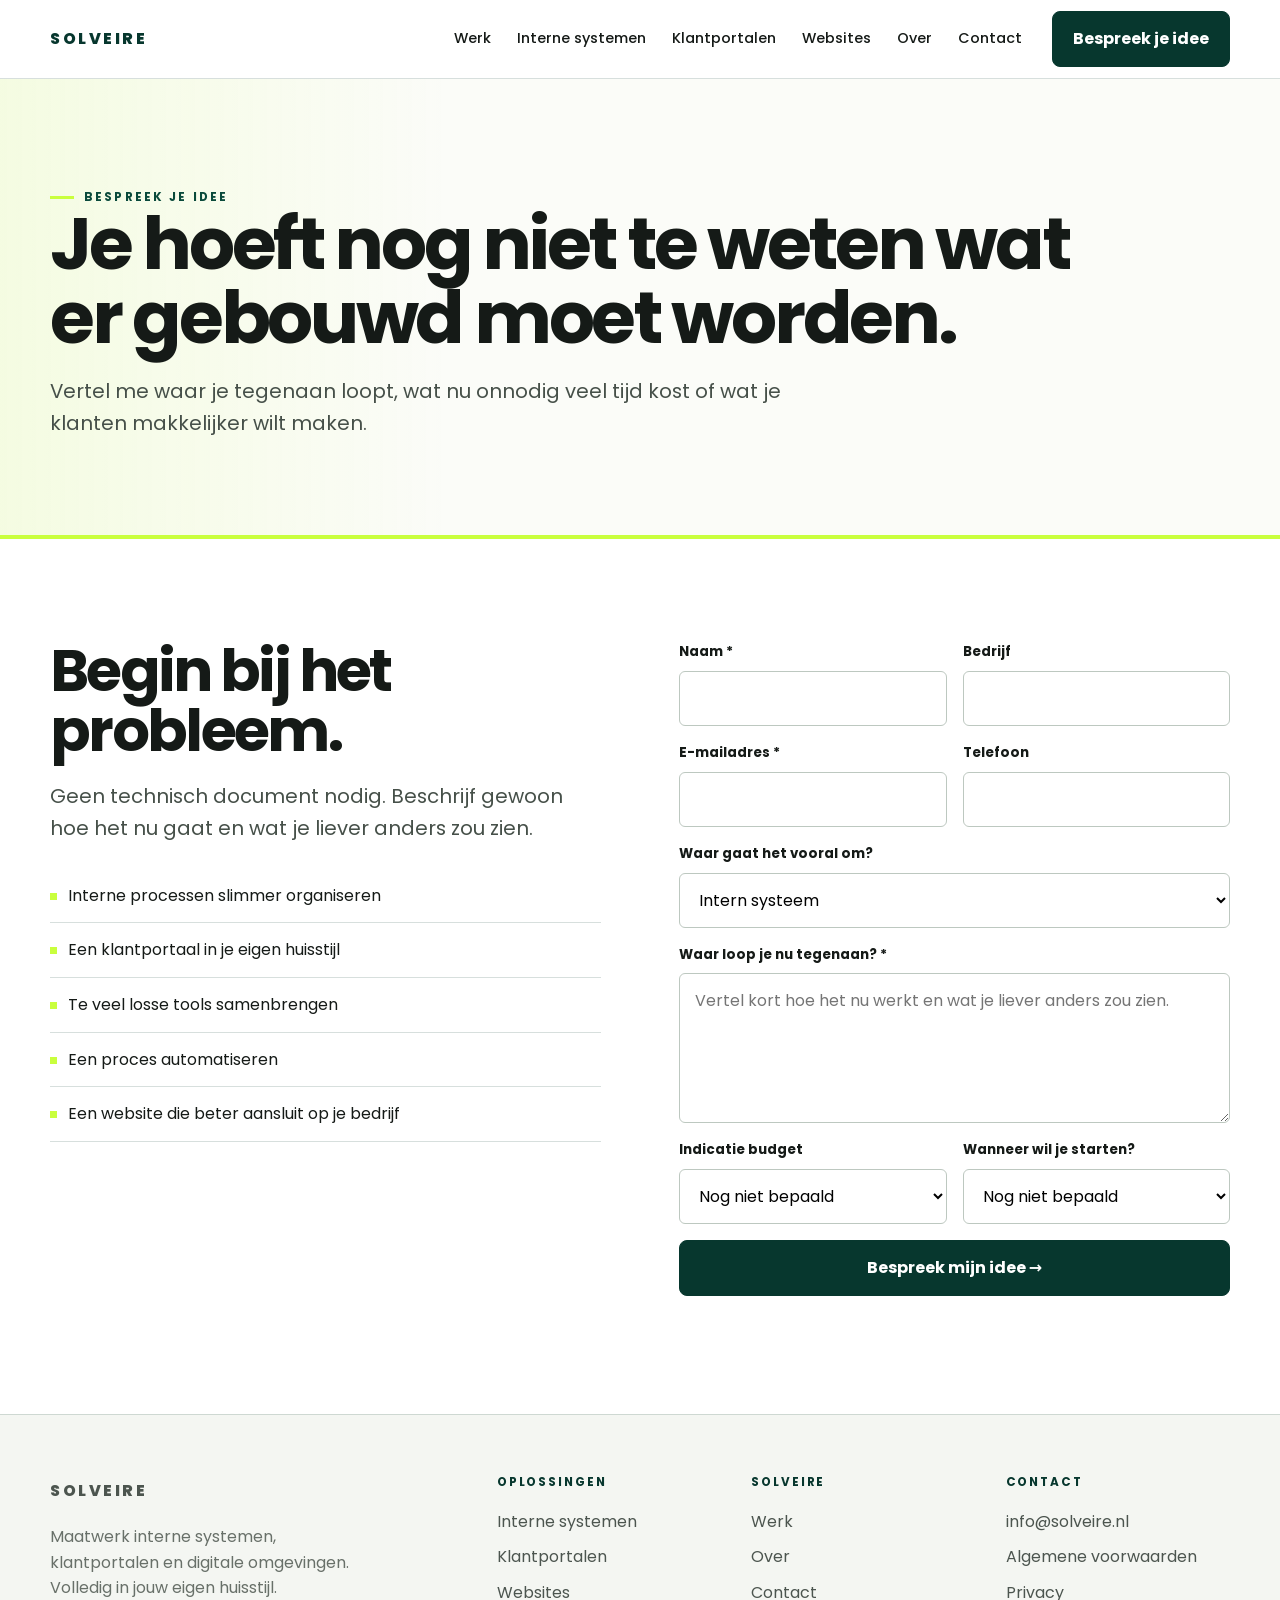
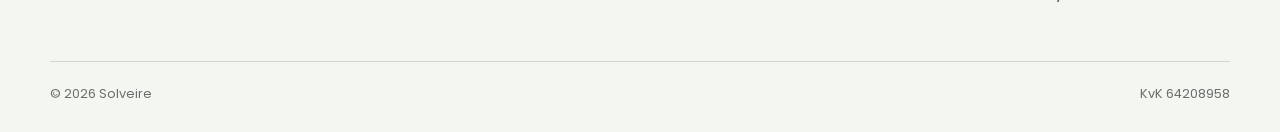
<file: contact/index.html>
<!doctype html><html lang="nl"><head><meta charset="utf-8"><meta name="viewport" content="width=device-width,initial-scale=1"><title>Contact | Bespreek je idee met Solveire</title><meta name="description" content="Vertel waar je bedrijf tegenaan loopt. Solveire denkt mee over een maatwerk intern systeem, klantportaal of website."><link rel="stylesheet" href="/assets/site.css"></head><body><header class="site-header"><div class="wrap nav"><a class="brand" href="/">SOLVEIRE</a><button class="menu-btn" data-menu aria-label="Menu">☰</button><nav class="nav-links"><a href="/werk/">Werk</a><a href="/interne-systemen/">Interne systemen</a><a href="/klantportalen/">Klantportalen</a><a href="/websites/">Websites</a><a href="/over/">Over</a><a href="/contact/">Contact</a></nav><a class="btn btn-primary" href="/contact/">Bespreek je idee</a></div></header>
<main><section class="page-hero"><div class="wrap"><div class="eyebrow">Bespreek je idee</div><h1>Je hoeft nog niet te weten wat er gebouwd moet worden.</h1><p class="lead">Vertel me waar je tegenaan loopt, wat nu onnodig veel tijd kost of wat je klanten makkelijker wilt maken.</p></div></section>
<section class="section"><div class="wrap two-col"><div><h2>Begin bij het probleem.</h2><p class="lead">Geen technisch document nodig. Beschrijf gewoon hoe het nu gaat en wat je liever anders zou zien.</p><ul class="list"><li>Interne processen slimmer organiseren</li><li>Een klantportaal in je eigen huisstijl</li><li>Te veel losse tools samenbrengen</li><li>Een proces automatiseren</li><li>Een website die beter aansluit op je bedrijf</li></ul></div><form class="form" data-intake>
<div class="form-grid"><div class="field"><label for="name">Naam *</label><input id="name" name="name" required></div><div class="field"><label for="company">Bedrijf</label><input id="company" name="company"></div></div>
<div class="form-grid"><div class="field"><label for="email">E-mailadres *</label><input id="email" name="email" type="email" required></div><div class="field"><label for="phone">Telefoon</label><input id="phone" name="phone" type="tel"></div></div>
<div class="field"><label for="project_type">Waar gaat het vooral om?</label><select id="project_type" name="project_type"><option>Intern systeem</option><option>Klantportaal</option><option>Processen automatiseren</option><option>Website op maat</option><option>Combinatie / weet ik nog niet</option></select></div>
<div class="field"><label for="goal">Waar loop je nu tegenaan? *</label><textarea id="goal" name="goal" required placeholder="Vertel kort hoe het nu werkt en wat je liever anders zou zien."></textarea></div>
<div class="form-grid"><div class="field"><label for="budget">Indicatie budget</label><select id="budget" name="budget"><option value="">Nog niet bepaald</option><option>Tot €1.500</option><option>€1.500 – €3.000</option><option>€3.000 – €5.000</option><option>€5.000+</option></select></div><div class="field"><label for="timing">Wanneer wil je starten?</label><select id="timing" name="timing"><option value="">Nog niet bepaald</option><option>Zo snel mogelijk</option><option>Binnen 1 maand</option><option>Binnen 3 maanden</option><option>Later</option></select></div></div>
<button class="btn btn-primary" type="submit">Bespreek mijn idee →</button><div class="status" aria-live="polite"></div></form></div></section></main><footer class="footer"><div class="wrap"><div class="footer-grid"><div><a class="brand" href="/">SOLVEIRE</a><p class="muted" style="max-width:330px;margin-top:16px">Maatwerk interne systemen, klantportalen en digitale omgevingen. Volledig in jouw eigen huisstijl.</p></div><div><h4>Oplossingen</h4><a href="/interne-systemen/">Interne systemen</a><a href="/klantportalen/">Klantportalen</a><a href="/websites/">Websites</a></div><div><h4>Solveire</h4><a href="/werk/">Werk</a><a href="/over/">Over</a><a href="/contact/">Contact</a></div><div><h4>Contact</h4><a href="mailto:info@solveire.nl">info@solveire.nl</a><a href="/algemene-voorwaarden/">Algemene voorwaarden</a><a href="/privacy/">Privacy</a></div></div><div class="footer-bottom"><span>© 2026 Solveire</span><span>KvK 64208958</span></div></div></footer><script src="/assets/site.js"></script></body></html>
</file>
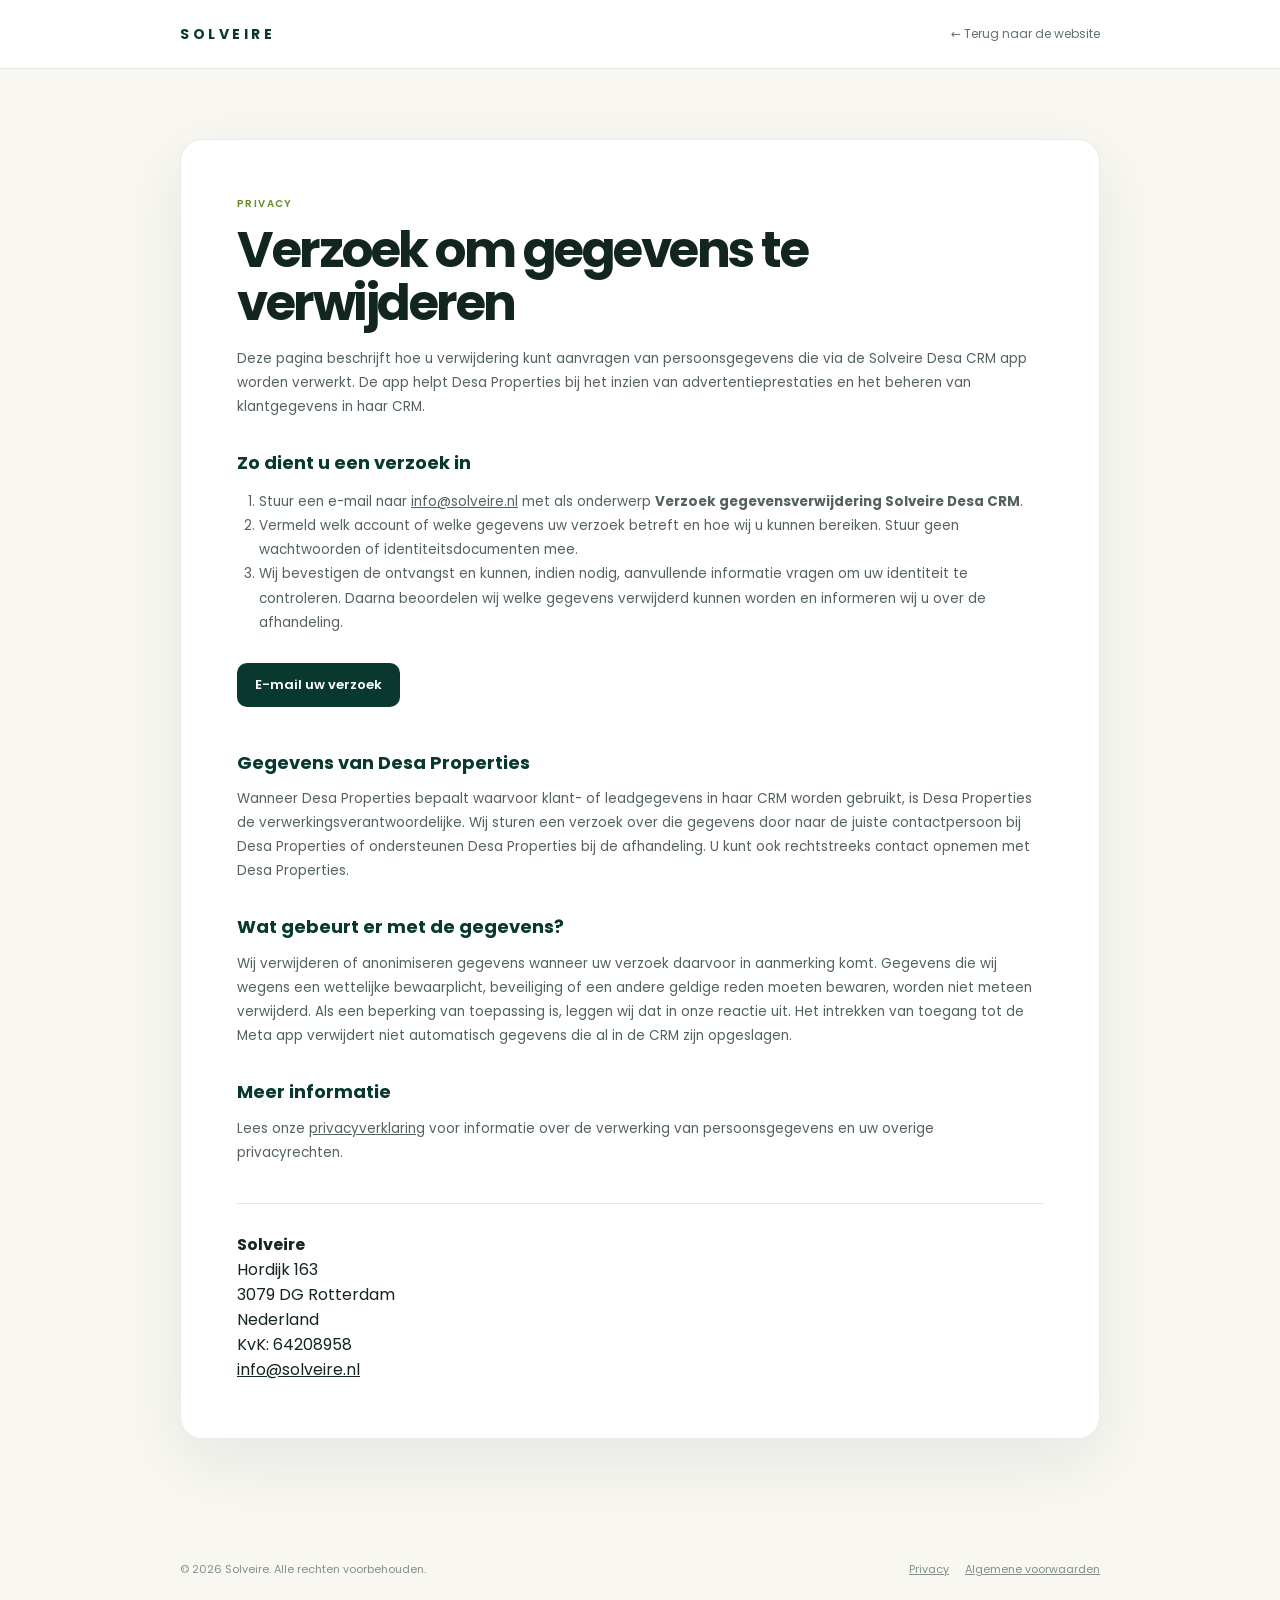
<file: gegevens-verwijderen/index.html>
<!DOCTYPE html>
<html lang="nl">
<head>
<meta charset="utf-8">
<meta name="viewport" content="width=device-width,initial-scale=1">
<title>Gegevens verwijderen | Solveire Desa CRM</title>
<meta name="description" content="Zo vraagt u verwijdering van persoonsgegevens aan die via de Solveire Desa CRM app worden verwerkt.">
<meta name="robots" content="index,follow">
<meta name="theme-color" content="#08382e">
<link rel="preconnect" href="https://fonts.googleapis.com">
<link rel="preconnect" href="https://fonts.gstatic.com" crossorigin>
<link href="https://fonts.googleapis.com/css2?family=Poppins:wght@400;500;600;700&display=swap" rel="stylesheet">
<style>
:root{--ink:#13251f;--muted:#718079;--green:#08382e;--line:#e7e7e0}
*{box-sizing:border-box}body{margin:0;font-family:Poppins,system-ui,sans-serif;color:var(--ink);background:#f8f7f2;-webkit-font-smoothing:antialiased}a{color:inherit}.wrap{width:min(920px,calc(100% - 40px));margin:auto}nav{background:#fff;border-bottom:1px solid var(--line)}.nav{height:68px;display:flex;align-items:center;justify-content:space-between}.wordmark{font-size:14px;letter-spacing:.25em;font-weight:700;color:var(--green);text-decoration:none}.back{font-size:12px;color:#62716a;text-decoration:none}main{padding:70px 0 96px}.eyebrow{font-size:10px;letter-spacing:.14em;text-transform:uppercase;font-weight:600;color:#668b27;margin-bottom:12px}.card{background:#fff;border:1px solid rgba(8,56,46,.09);border-radius:22px;padding:56px;box-shadow:0 22px 70px rgba(8,56,46,.08)}h1{font-size:clamp(34px,5vw,50px);line-height:1.05;letter-spacing:-.05em;margin:0 0 18px}h2{font-size:18px;line-height:1.3;margin:32px 0 10px;color:var(--green)}p,li{font-size:13.5px;line-height:1.78;color:#53635b}ol{padding-left:22px}.button{display:inline-block;background:var(--green);color:#fff;text-decoration:none;border-radius:10px;padding:12px 18px;font-size:13px;font-weight:600;margin:12px 0}.contact{margin-top:38px;padding-top:28px;border-top:1px solid var(--line)}footer{padding:26px 0 34px;color:#829089;font-size:11px}.footerRow{display:flex;justify-content:space-between;gap:20px;flex-wrap:wrap}.footerLegal{display:flex;gap:16px;flex-wrap:wrap}
@media(max-width:600px){.wrap{width:calc(100% - 28px)}.nav{height:64px}.wordmark{font-size:12px}.back{font-size:11px}main{padding:38px 0 62px}.card{padding:28px 20px;border-radius:18px}h1{font-size:34px}h2{font-size:17px}p,li{font-size:13px}}
</style>
</head>
<body>
<nav><div class="wrap nav"><a class="wordmark" href="../">SOLVEIRE</a><a class="back" href="../">← Terug naar de website</a></div></nav>
<main><div class="wrap"><article class="card"><div class="eyebrow">Privacy</div><h1>Verzoek om gegevens te verwijderen</h1>
<p>Deze pagina beschrijft hoe u verwijdering kunt aanvragen van persoonsgegevens die via de Solveire Desa CRM app worden verwerkt. De app helpt Desa Properties bij het inzien van advertentieprestaties en het beheren van klantgegevens in haar CRM.</p>
<h2>Zo dient u een verzoek in</h2>
<ol>
<li>Stuur een e-mail naar <a href="mailto:info@solveire.nl?subject=Verzoek%20gegevensverwijdering%20Solveire%20Desa%20CRM">info@solveire.nl</a> met als onderwerp <strong>Verzoek gegevensverwijdering Solveire Desa CRM</strong>.</li>
<li>Vermeld welk account of welke gegevens uw verzoek betreft en hoe wij u kunnen bereiken. Stuur geen wachtwoorden of identiteitsdocumenten mee.</li>
<li>Wij bevestigen de ontvangst en kunnen, indien nodig, aanvullende informatie vragen om uw identiteit te controleren. Daarna beoordelen wij welke gegevens verwijderd kunnen worden en informeren wij u over de afhandeling.</li>
</ol>
<a class="button" href="mailto:info@solveire.nl?subject=Verzoek%20gegevensverwijdering%20Solveire%20Desa%20CRM">E-mail uw verzoek</a>
<h2>Gegevens van Desa Properties</h2>
<p>Wanneer Desa Properties bepaalt waarvoor klant- of leadgegevens in haar CRM worden gebruikt, is Desa Properties de verwerkingsverantwoordelijke. Wij sturen een verzoek over die gegevens door naar de juiste contactpersoon bij Desa Properties of ondersteunen Desa Properties bij de afhandeling. U kunt ook rechtstreeks contact opnemen met Desa Properties.</p>
<h2>Wat gebeurt er met de gegevens?</h2>
<p>Wij verwijderen of anonimiseren gegevens wanneer uw verzoek daarvoor in aanmerking komt. Gegevens die wij wegens een wettelijke bewaarplicht, beveiliging of een andere geldige reden moeten bewaren, worden niet meteen verwijderd. Als een beperking van toepassing is, leggen wij dat in onze reactie uit. Het intrekken van toegang tot de Meta app verwijdert niet automatisch gegevens die al in de CRM zijn opgeslagen.</p>
<h2>Meer informatie</h2>
<p>Lees onze <a href="../privacy/">privacyverklaring</a> voor informatie over de verwerking van persoonsgegevens en uw overige privacyrechten.</p>
<div class="contact"><strong>Solveire</strong><br>Hordijk 163<br>3079 DG Rotterdam<br>Nederland<br>KvK: 64208958<br><a href="mailto:info@solveire.nl">info@solveire.nl</a></div>
</article></div></main>
<footer><div class="wrap footerRow"><span>© 2026 Solveire. Alle rechten voorbehouden.</span><div class="footerLegal"><a href="../privacy/">Privacy</a><a href="../algemene-voorwaarden/">Algemene voorwaarden</a></div></div></footer>
</body></html>
</file>
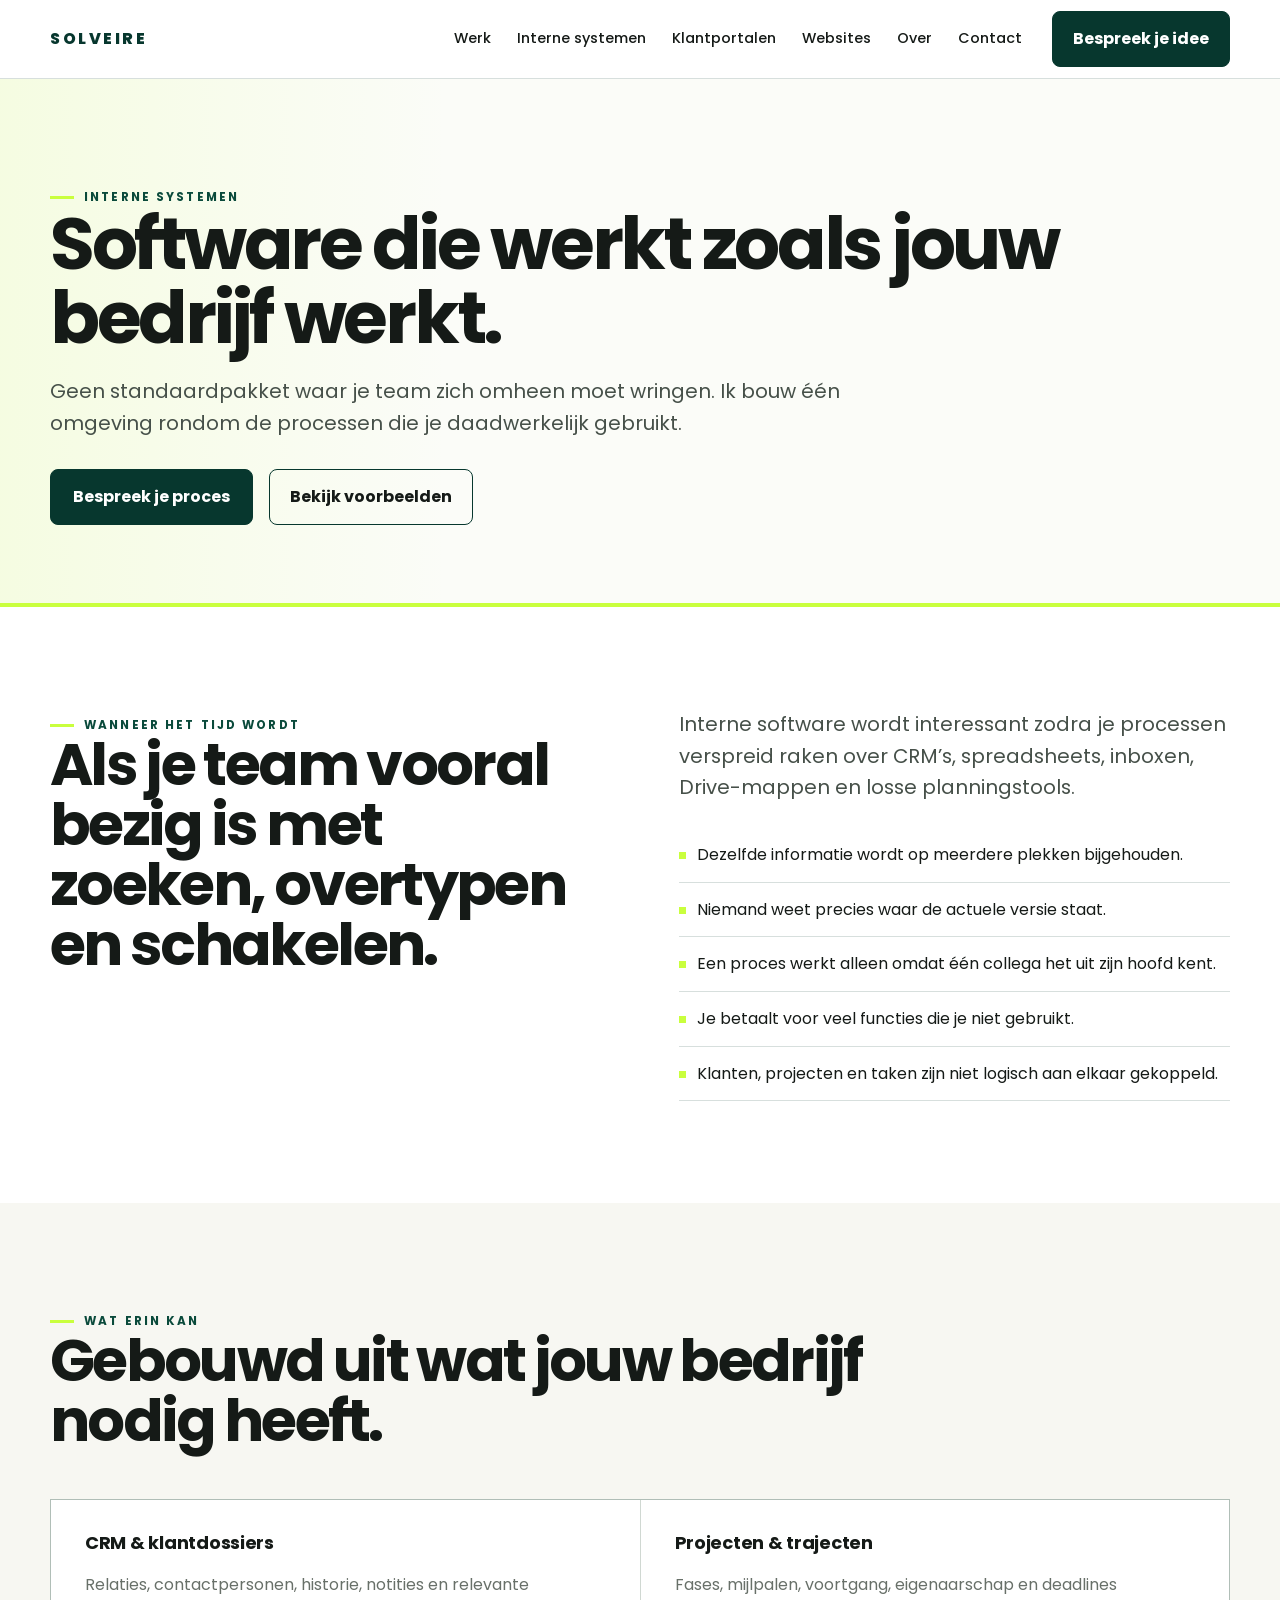
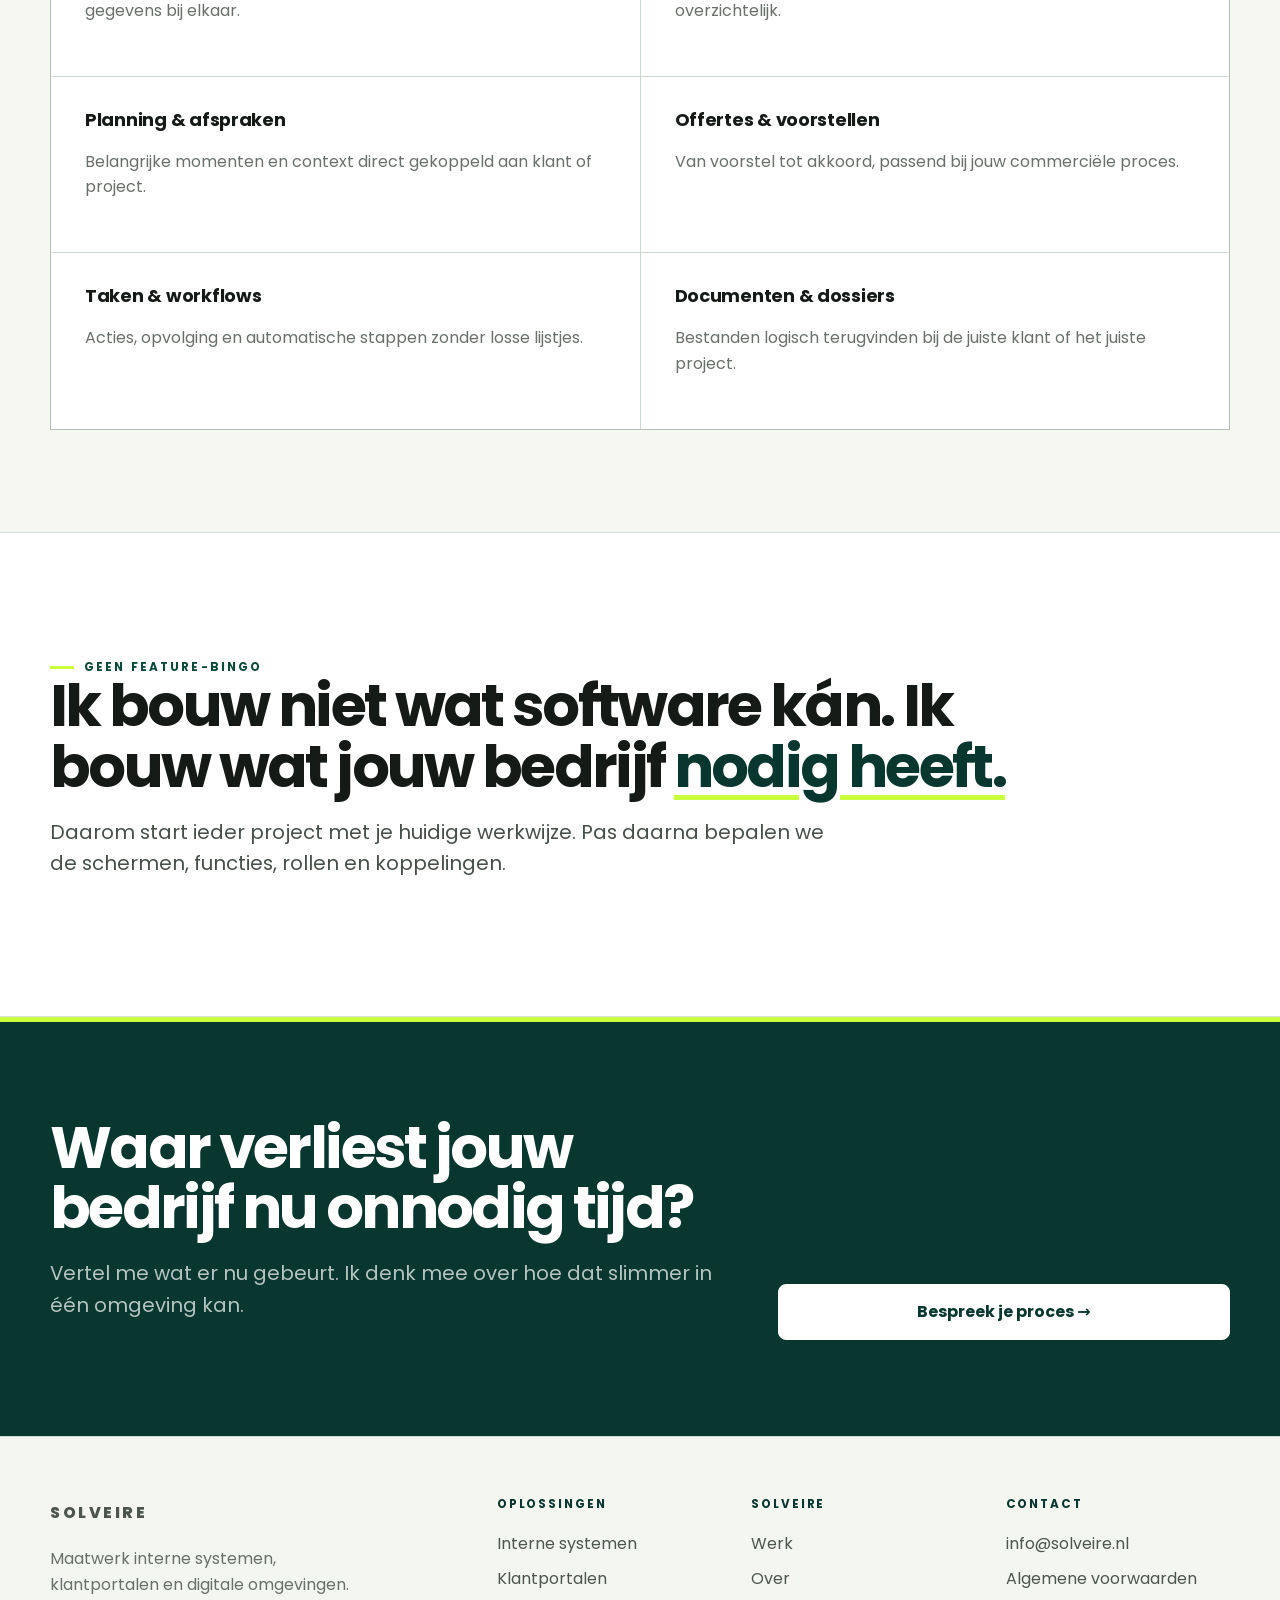
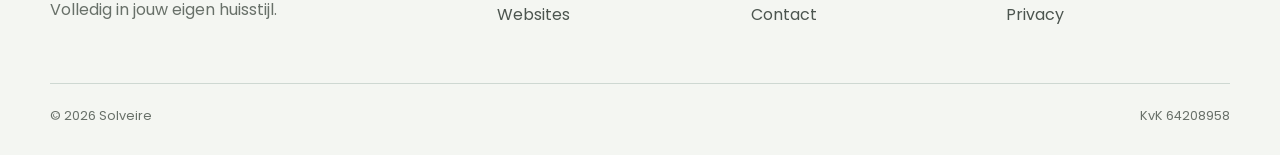
<file: interne-systemen/index.html>
<!doctype html><html lang="nl"><head><meta charset="utf-8"><meta name="viewport" content="width=device-width,initial-scale=1"><title>Interne systemen op maat | Solveire</title><meta name="description" content="Maatwerk interne systemen voor CRM, projecten, planning, offertes, taken, dossiers en workflows. Gebouwd rond jouw proces en huisstijl."><link rel="stylesheet" href="/assets/site.css"></head><body><header class="site-header"><div class="wrap nav"><a class="brand" href="/">SOLVEIRE</a><button class="menu-btn" data-menu aria-label="Menu">☰</button><nav class="nav-links"><a href="/werk/">Werk</a><a href="/interne-systemen/">Interne systemen</a><a href="/klantportalen/">Klantportalen</a><a href="/websites/">Websites</a><a href="/over/">Over</a><a href="/contact/">Contact</a></nav><a class="btn btn-primary" href="/contact/">Bespreek je idee</a></div></header>
<main><section class="page-hero"><div class="wrap"><div class="eyebrow">Interne systemen</div><h1>Software die werkt zoals jouw bedrijf werkt.</h1><p class="lead">Geen standaardpakket waar je team zich omheen moet wringen. Ik bouw één omgeving rondom de processen die je daadwerkelijk gebruikt.</p><div class="hero-actions"><a class="btn btn-primary" href="/contact/">Bespreek je proces</a><a class="btn" href="/werk/">Bekijk voorbeelden</a></div></div></section>
<section class="section"><div class="wrap two-col"><div><div class="eyebrow">Wanneer het tijd wordt</div><h2>Als je team vooral bezig is met zoeken, overtypen en schakelen.</h2></div><div><p class="lead">Interne software wordt interessant zodra je processen verspreid raken over CRM’s, spreadsheets, inboxen, Drive-mappen en losse planningstools.</p><ul class="list"><li>Dezelfde informatie wordt op meerdere plekken bijgehouden.</li><li>Niemand weet precies waar de actuele versie staat.</li><li>Een proces werkt alleen omdat één collega het uit zijn hoofd kent.</li><li>Je betaalt voor veel functies die je niet gebruikt.</li><li>Klanten, projecten en taken zijn niet logisch aan elkaar gekoppeld.</li></ul></div></div></section>
<section class="section section-soft"><div class="wrap"><div class="eyebrow">Wat erin kan</div><h2>Gebouwd uit wat jouw bedrijf nodig heeft.</h2><div class="feature-grid"><div class="feature"><h3>CRM & klantdossiers</h3><p>Relaties, contactpersonen, historie, notities en relevante gegevens bij elkaar.</p></div><div class="feature"><h3>Projecten & trajecten</h3><p>Fases, mijlpalen, voortgang, eigenaarschap en deadlines overzichtelijk.</p></div><div class="feature"><h3>Planning & afspraken</h3><p>Belangrijke momenten en context direct gekoppeld aan klant of project.</p></div><div class="feature"><h3>Offertes & voorstellen</h3><p>Van voorstel tot akkoord, passend bij jouw commerciële proces.</p></div><div class="feature"><h3>Taken & workflows</h3><p>Acties, opvolging en automatische stappen zonder losse lijstjes.</p></div><div class="feature"><h3>Documenten & dossiers</h3><p>Bestanden logisch terugvinden bij de juiste klant of het juiste project.</p></div></div></div></section>
<section class="statement"><div class="wrap"><div class="eyebrow">Geen feature-bingo</div><h2>Ik bouw niet wat software kán. Ik bouw wat jouw bedrijf <strong>nodig heeft.</strong></h2><p class="lead">Daarom start ieder project met je huidige werkwijze. Pas daarna bepalen we de schermen, functies, rollen en koppelingen.</p></div></section>
<section class="cta"><div class="wrap cta-grid"><div><h2>Waar verliest jouw bedrijf nu onnodig tijd?</h2><p class="lead">Vertel me wat er nu gebeurt. Ik denk mee over hoe dat slimmer in één omgeving kan.</p></div><a class="btn btn-light" href="/contact/">Bespreek je proces →</a></div></section></main><footer class="footer"><div class="wrap"><div class="footer-grid"><div><a class="brand" href="/">SOLVEIRE</a><p class="muted" style="max-width:330px;margin-top:16px">Maatwerk interne systemen, klantportalen en digitale omgevingen. Volledig in jouw eigen huisstijl.</p></div><div><h4>Oplossingen</h4><a href="/interne-systemen/">Interne systemen</a><a href="/klantportalen/">Klantportalen</a><a href="/websites/">Websites</a></div><div><h4>Solveire</h4><a href="/werk/">Werk</a><a href="/over/">Over</a><a href="/contact/">Contact</a></div><div><h4>Contact</h4><a href="mailto:info@solveire.nl">info@solveire.nl</a><a href="/algemene-voorwaarden/">Algemene voorwaarden</a><a href="/privacy/">Privacy</a></div></div><div class="footer-bottom"><span>© 2026 Solveire</span><span>KvK 64208958</span></div></div></footer><script src="/assets/site.js"></script></body></html>
</file>
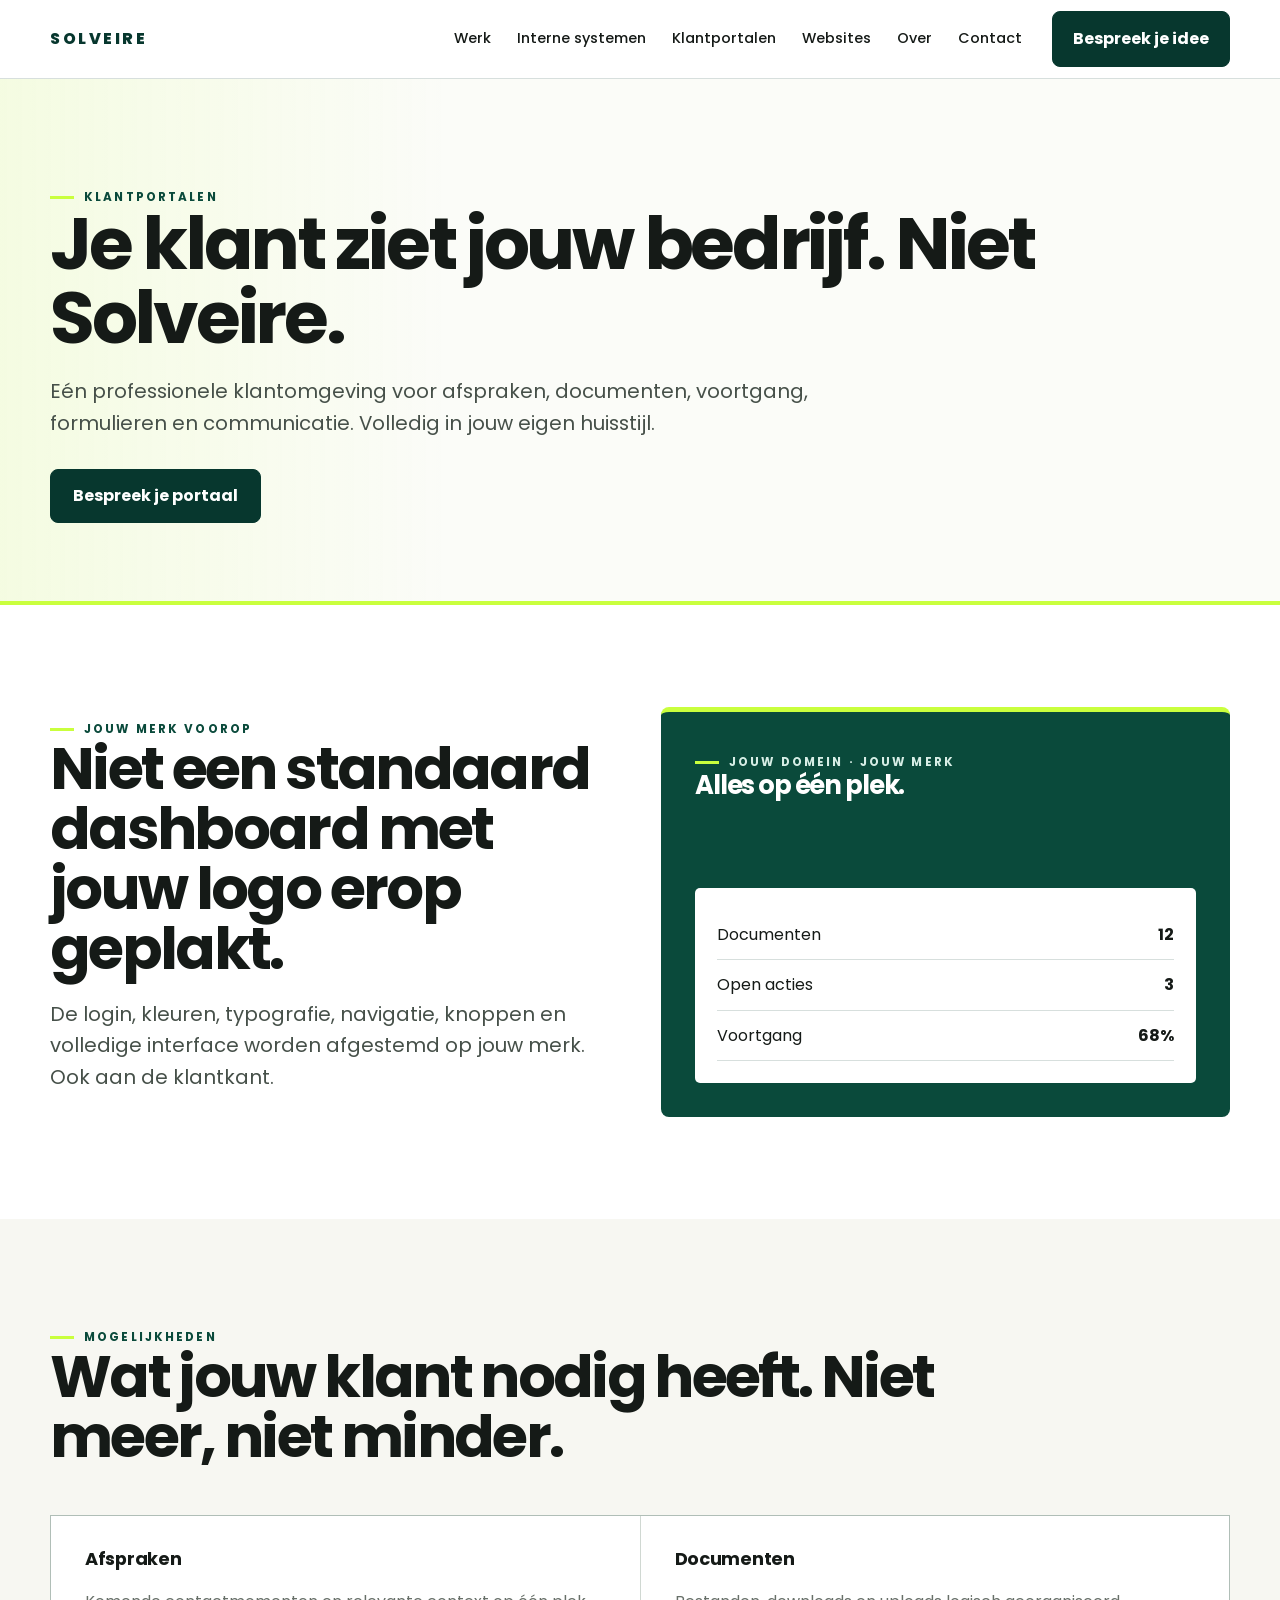
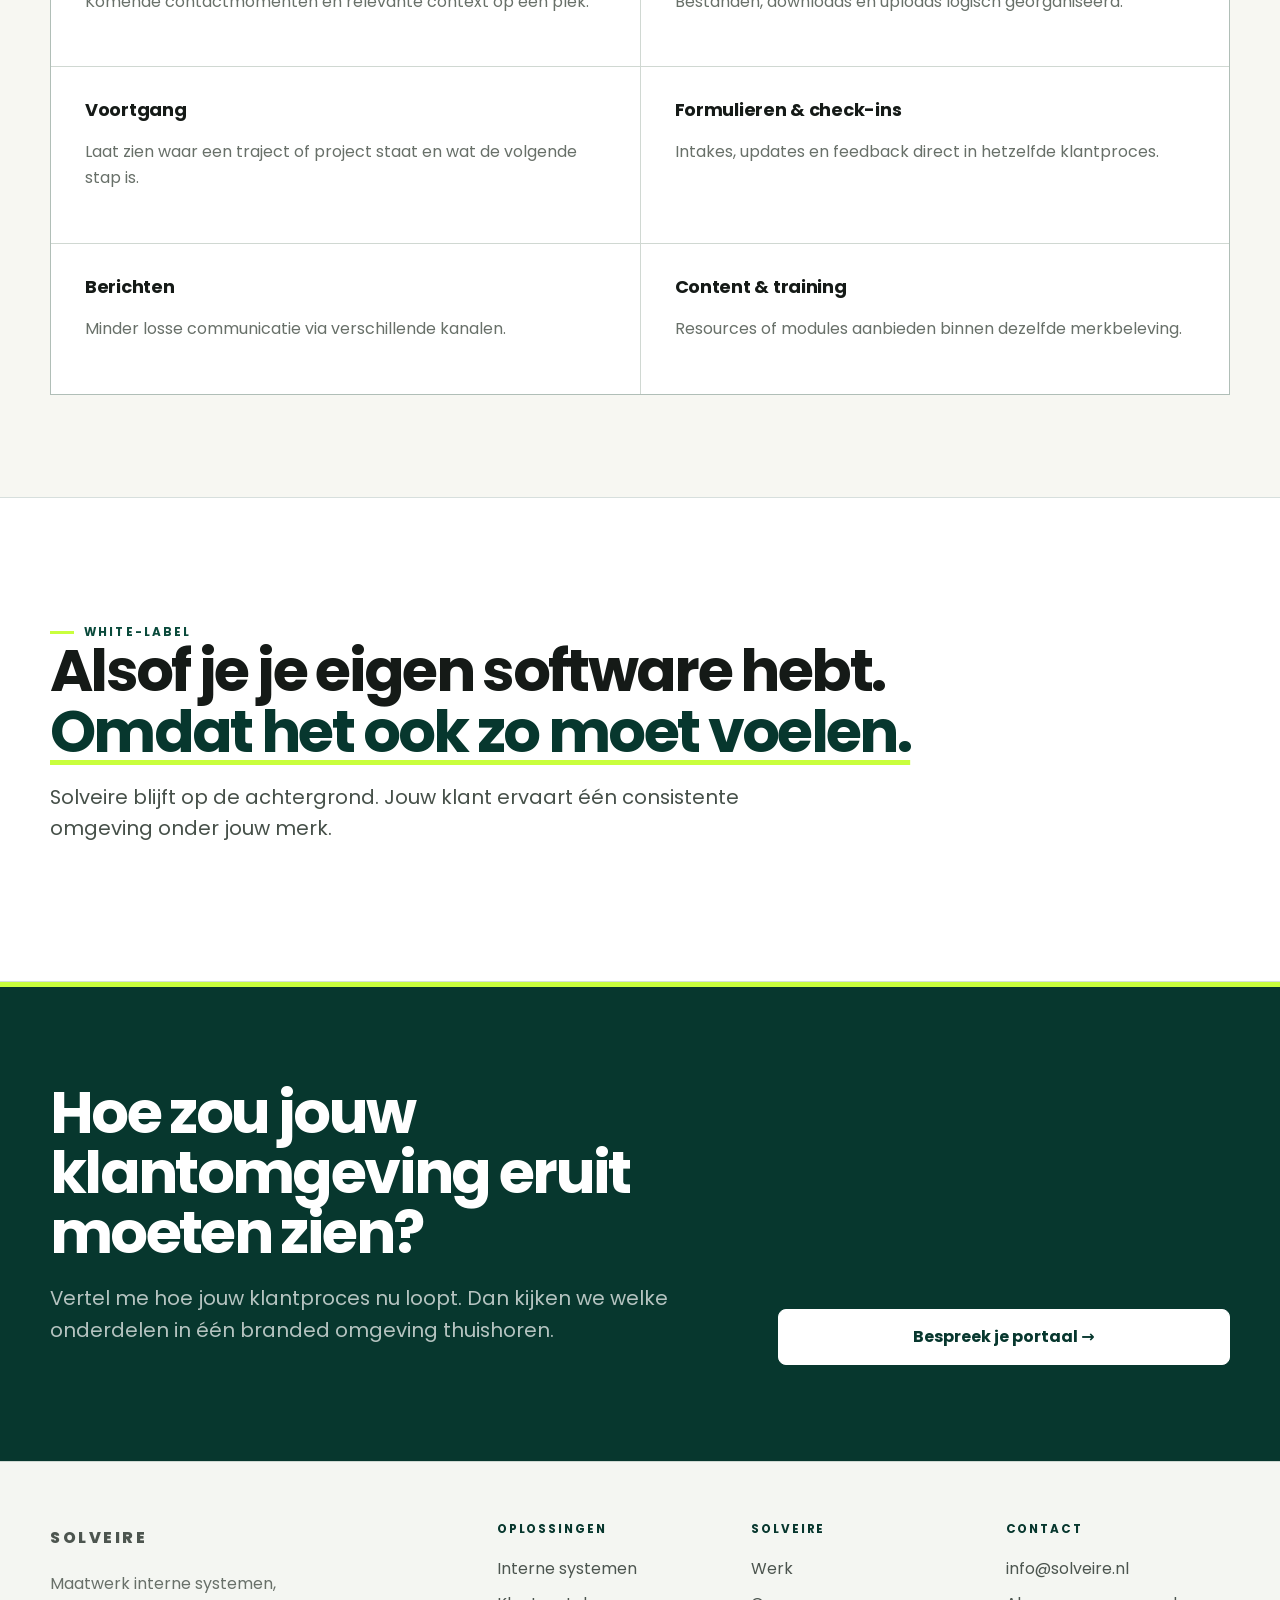
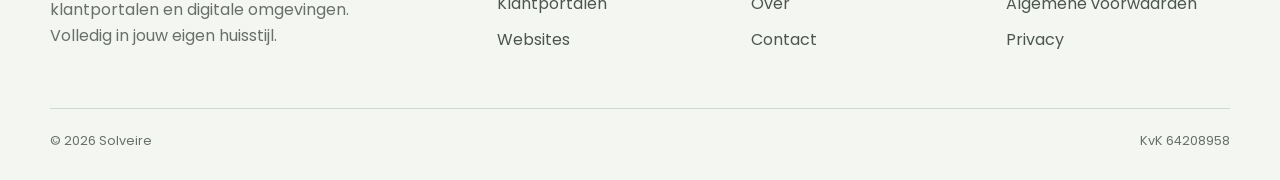
<file: klantportalen/index.html>
<!doctype html><html lang="nl"><head><meta charset="utf-8"><meta name="viewport" content="width=device-width,initial-scale=1"><title>Klantportalen in eigen huisstijl | Solveire</title><meta name="description" content="White-label klantportalen volledig in jouw eigen huisstijl. Eén professionele omgeving voor afspraken, documenten, voortgang en communicatie."><link rel="stylesheet" href="/assets/site.css"></head><body><header class="site-header"><div class="wrap nav"><a class="brand" href="/">SOLVEIRE</a><button class="menu-btn" data-menu aria-label="Menu">☰</button><nav class="nav-links"><a href="/werk/">Werk</a><a href="/interne-systemen/">Interne systemen</a><a href="/klantportalen/">Klantportalen</a><a href="/websites/">Websites</a><a href="/over/">Over</a><a href="/contact/">Contact</a></nav><a class="btn btn-primary" href="/contact/">Bespreek je idee</a></div></header>
<main><section class="page-hero"><div class="wrap"><div class="eyebrow">Klantportalen</div><h1>Je klant ziet jouw bedrijf. Niet Solveire.</h1><p class="lead">Eén professionele klantomgeving voor afspraken, documenten, voortgang, formulieren en communicatie. Volledig in jouw eigen huisstijl.</p><div class="hero-actions"><a class="btn btn-primary" href="/contact/">Bespreek je portaal</a></div></div></section>
<section class="section"><div class="wrap brand-band"><div><div class="eyebrow">Jouw merk voorop</div><h2>Niet een standaard dashboard met jouw logo erop geplakt.</h2><p class="lead">De login, kleuren, typografie, navigatie, knoppen en volledige interface worden afgestemd op jouw merk. Ook aan de klantkant.</p></div><div class="brand-sample"><div><div class="eyebrow" style="color:#d7eee6">jouw domein · jouw merk</div><h3>Alles op één plek.</h3></div><div class="portal"><div class="portal-row"><span>Documenten</span><strong>12</strong></div><div class="portal-row"><span>Open acties</span><strong>3</strong></div><div class="portal-row"><span>Voortgang</span><strong>68%</strong></div></div></div></div></section>
<section class="section section-soft"><div class="wrap"><div class="eyebrow">Mogelijkheden</div><h2>Wat jouw klant nodig heeft. Niet meer, niet minder.</h2><div class="feature-grid"><div class="feature"><h3>Afspraken</h3><p>Komende contactmomenten en relevante context op één plek.</p></div><div class="feature"><h3>Documenten</h3><p>Bestanden, downloads en uploads logisch georganiseerd.</p></div><div class="feature"><h3>Voortgang</h3><p>Laat zien waar een traject of project staat en wat de volgende stap is.</p></div><div class="feature"><h3>Formulieren & check-ins</h3><p>Intakes, updates en feedback direct in hetzelfde klantproces.</p></div><div class="feature"><h3>Berichten</h3><p>Minder losse communicatie via verschillende kanalen.</p></div><div class="feature"><h3>Content & training</h3><p>Resources of modules aanbieden binnen dezelfde merkbeleving.</p></div></div></div></section>
<section class="statement"><div class="wrap"><div class="eyebrow">White-label</div><h2>Alsof je je eigen software hebt. <strong>Omdat het ook zo moet voelen.</strong></h2><p class="lead">Solveire blijft op de achtergrond. Jouw klant ervaart één consistente omgeving onder jouw merk.</p></div></section>
<section class="cta"><div class="wrap cta-grid"><div><h2>Hoe zou jouw klantomgeving eruit moeten zien?</h2><p class="lead">Vertel me hoe jouw klantproces nu loopt. Dan kijken we welke onderdelen in één branded omgeving thuishoren.</p></div><a class="btn btn-light" href="/contact/">Bespreek je portaal →</a></div></section></main><footer class="footer"><div class="wrap"><div class="footer-grid"><div><a class="brand" href="/">SOLVEIRE</a><p class="muted" style="max-width:330px;margin-top:16px">Maatwerk interne systemen, klantportalen en digitale omgevingen. Volledig in jouw eigen huisstijl.</p></div><div><h4>Oplossingen</h4><a href="/interne-systemen/">Interne systemen</a><a href="/klantportalen/">Klantportalen</a><a href="/websites/">Websites</a></div><div><h4>Solveire</h4><a href="/werk/">Werk</a><a href="/over/">Over</a><a href="/contact/">Contact</a></div><div><h4>Contact</h4><a href="mailto:info@solveire.nl">info@solveire.nl</a><a href="/algemene-voorwaarden/">Algemene voorwaarden</a><a href="/privacy/">Privacy</a></div></div><div class="footer-bottom"><span>© 2026 Solveire</span><span>KvK 64208958</span></div></div></footer><script src="/assets/site.js"></script></body></html>
</file>
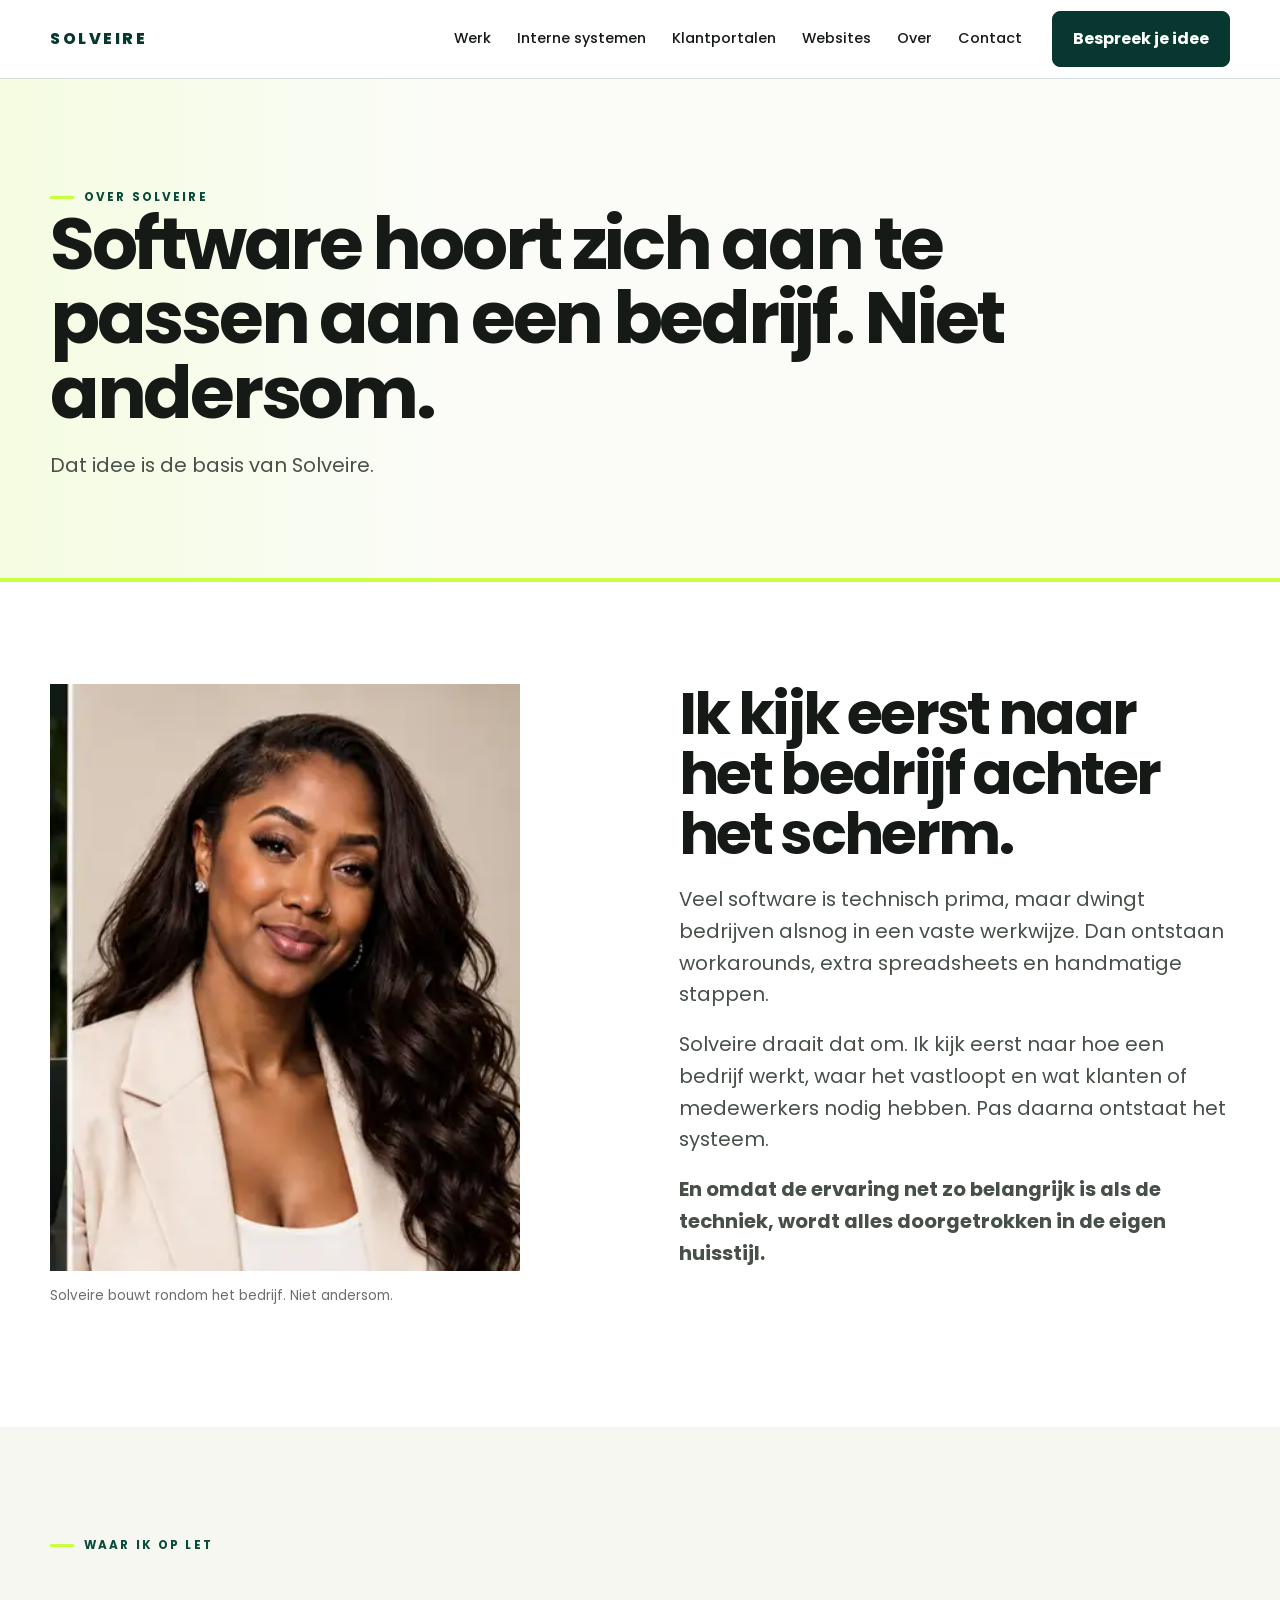
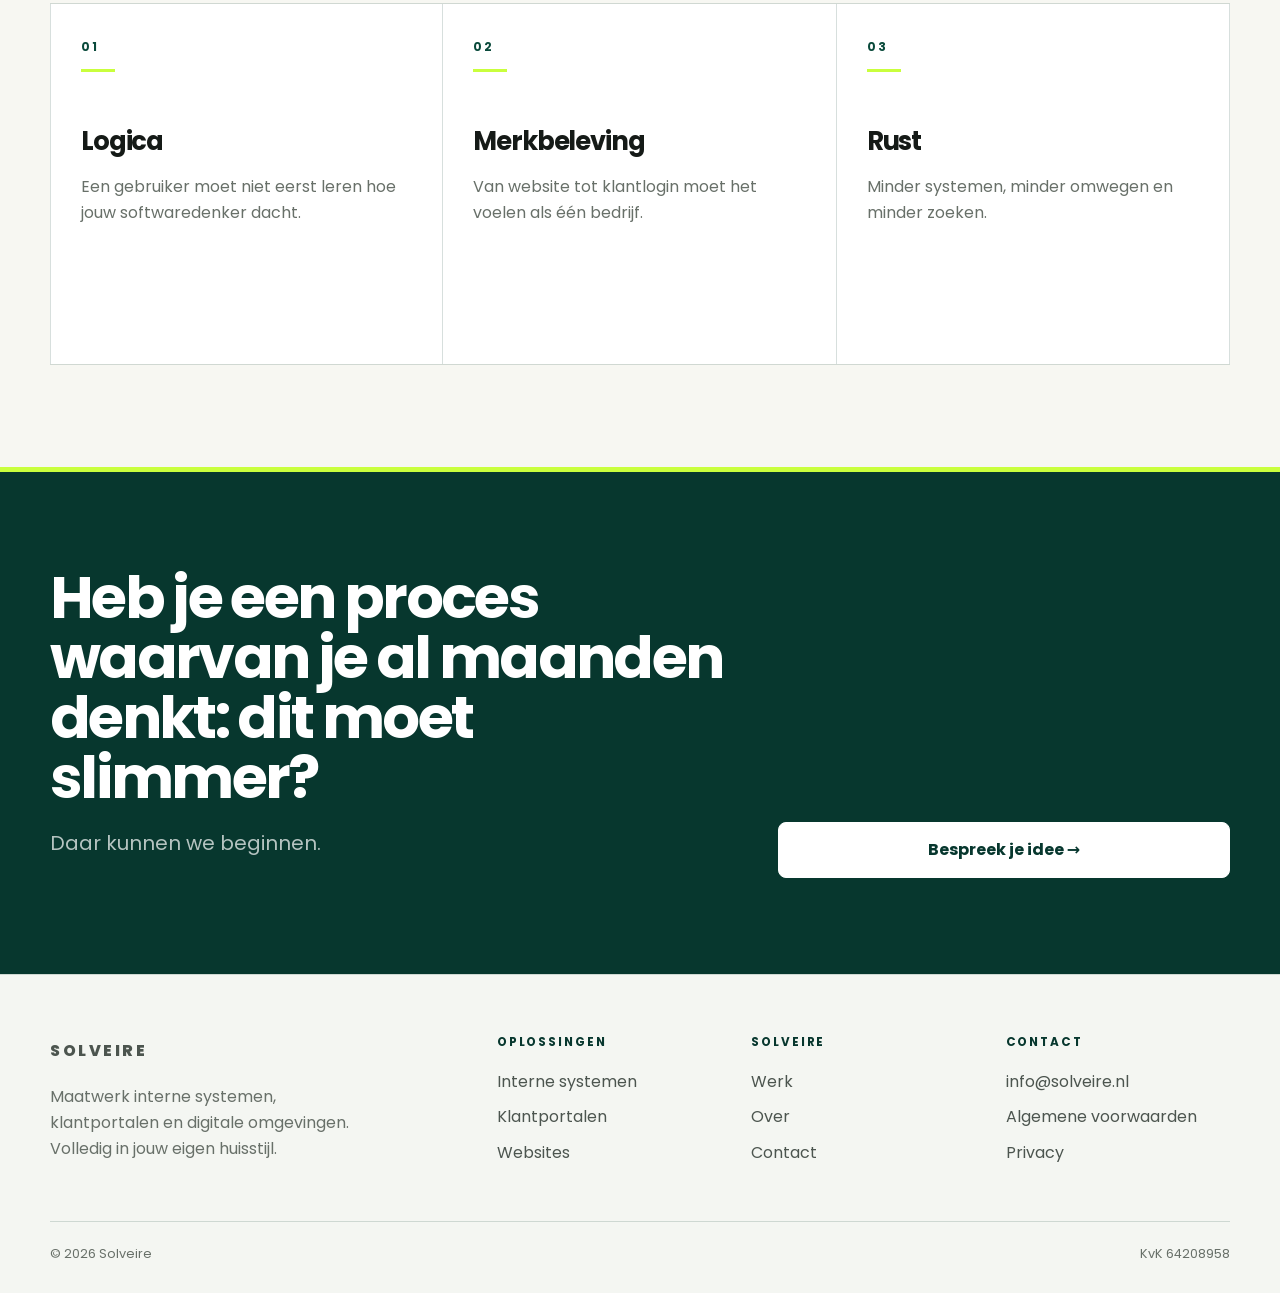
<file: over/index.html>
<!doctype html><html lang="nl"><head><meta charset="utf-8"><meta name="viewport" content="width=device-width,initial-scale=1"><title>Over Solveire</title><meta name="description" content="Solveire bouwt maatwerk digitale omgevingen rondom hoe bedrijven echt werken, volledig in hun eigen huisstijl."><link rel="stylesheet" href="/assets/site.css"></head><body><header class="site-header"><div class="wrap nav"><a class="brand" href="/">SOLVEIRE</a><button class="menu-btn" data-menu aria-label="Menu">☰</button><nav class="nav-links"><a href="/werk/">Werk</a><a href="/interne-systemen/">Interne systemen</a><a href="/klantportalen/">Klantportalen</a><a href="/websites/">Websites</a><a href="/over/">Over</a><a href="/contact/">Contact</a></nav><a class="btn btn-primary" href="/contact/">Bespreek je idee</a></div></header>
<main><section class="page-hero"><div class="wrap"><div class="eyebrow">Over Solveire</div><h1>Software hoort zich aan te passen aan een bedrijf. Niet andersom.</h1><p class="lead">Dat idee is de basis van Solveire.</p></div></section>
<section class="section"><div class="wrap two-col"><div><div class="founder-portrait-wrap"><img src="/assets/photos/portrait-close.webp" alt="Prescilla, founder van Solveire"></div><p class="founder-caption">Solveire bouwt rondom het bedrijf. Niet andersom.</p></div><div><h2>Ik kijk eerst naar het bedrijf achter het scherm.</h2><p class="lead">Veel software is technisch prima, maar dwingt bedrijven alsnog in een vaste werkwijze. Dan ontstaan workarounds, extra spreadsheets en handmatige stappen.</p><p class="lead">Solveire draait dat om. Ik kijk eerst naar hoe een bedrijf werkt, waar het vastloopt en wat klanten of medewerkers nodig hebben. Pas daarna ontstaat het systeem.</p><p class="lead"><strong>En omdat de ervaring net zo belangrijk is als de techniek, wordt alles doorgetrokken in de eigen huisstijl.</strong></p></div></div></section>
<section class="section section-soft"><div class="wrap"><div class="eyebrow">Waar ik op let</div><div class="cards"><article class="card"><div class="num">01</div><h3>Logica</h3><p>Een gebruiker moet niet eerst leren hoe jouw softwaredenker dacht.</p></article><article class="card"><div class="num">02</div><h3>Merkbeleving</h3><p>Van website tot klantlogin moet het voelen als één bedrijf.</p></article><article class="card"><div class="num">03</div><h3>Rust</h3><p>Minder systemen, minder omwegen en minder zoeken.</p></article></div></div></section>
<section class="cta"><div class="wrap cta-grid"><div><h2>Heb je een proces waarvan je al maanden denkt: dit moet slimmer?</h2><p class="lead">Daar kunnen we beginnen.</p></div><a class="btn btn-light" href="/contact/">Bespreek je idee →</a></div></section></main><footer class="footer"><div class="wrap"><div class="footer-grid"><div><a class="brand" href="/">SOLVEIRE</a><p class="muted" style="max-width:330px;margin-top:16px">Maatwerk interne systemen, klantportalen en digitale omgevingen. Volledig in jouw eigen huisstijl.</p></div><div><h4>Oplossingen</h4><a href="/interne-systemen/">Interne systemen</a><a href="/klantportalen/">Klantportalen</a><a href="/websites/">Websites</a></div><div><h4>Solveire</h4><a href="/werk/">Werk</a><a href="/over/">Over</a><a href="/contact/">Contact</a></div><div><h4>Contact</h4><a href="mailto:info@solveire.nl">info@solveire.nl</a><a href="/algemene-voorwaarden/">Algemene voorwaarden</a><a href="/privacy/">Privacy</a></div></div><div class="footer-bottom"><span>© 2026 Solveire</span><span>KvK 64208958</span></div></div></footer><script src="/assets/site.js"></script></body></html>
</file>
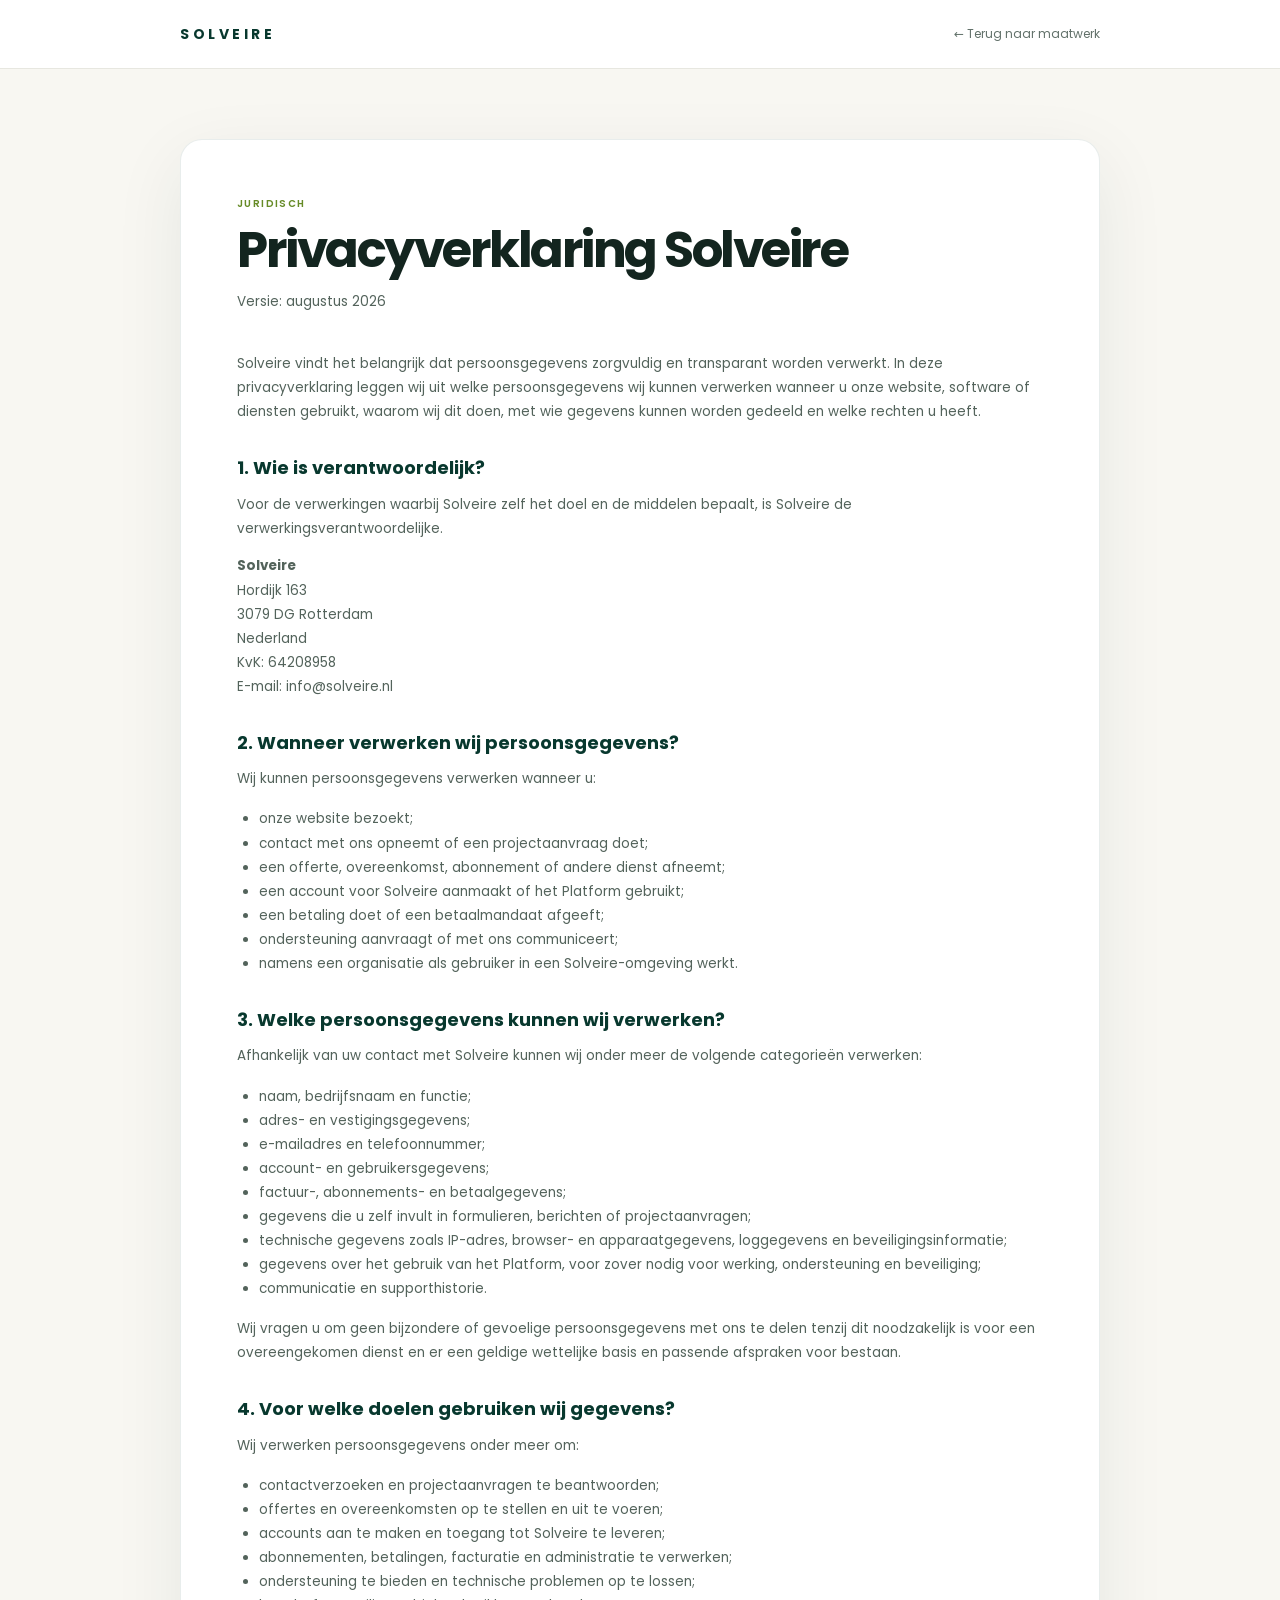
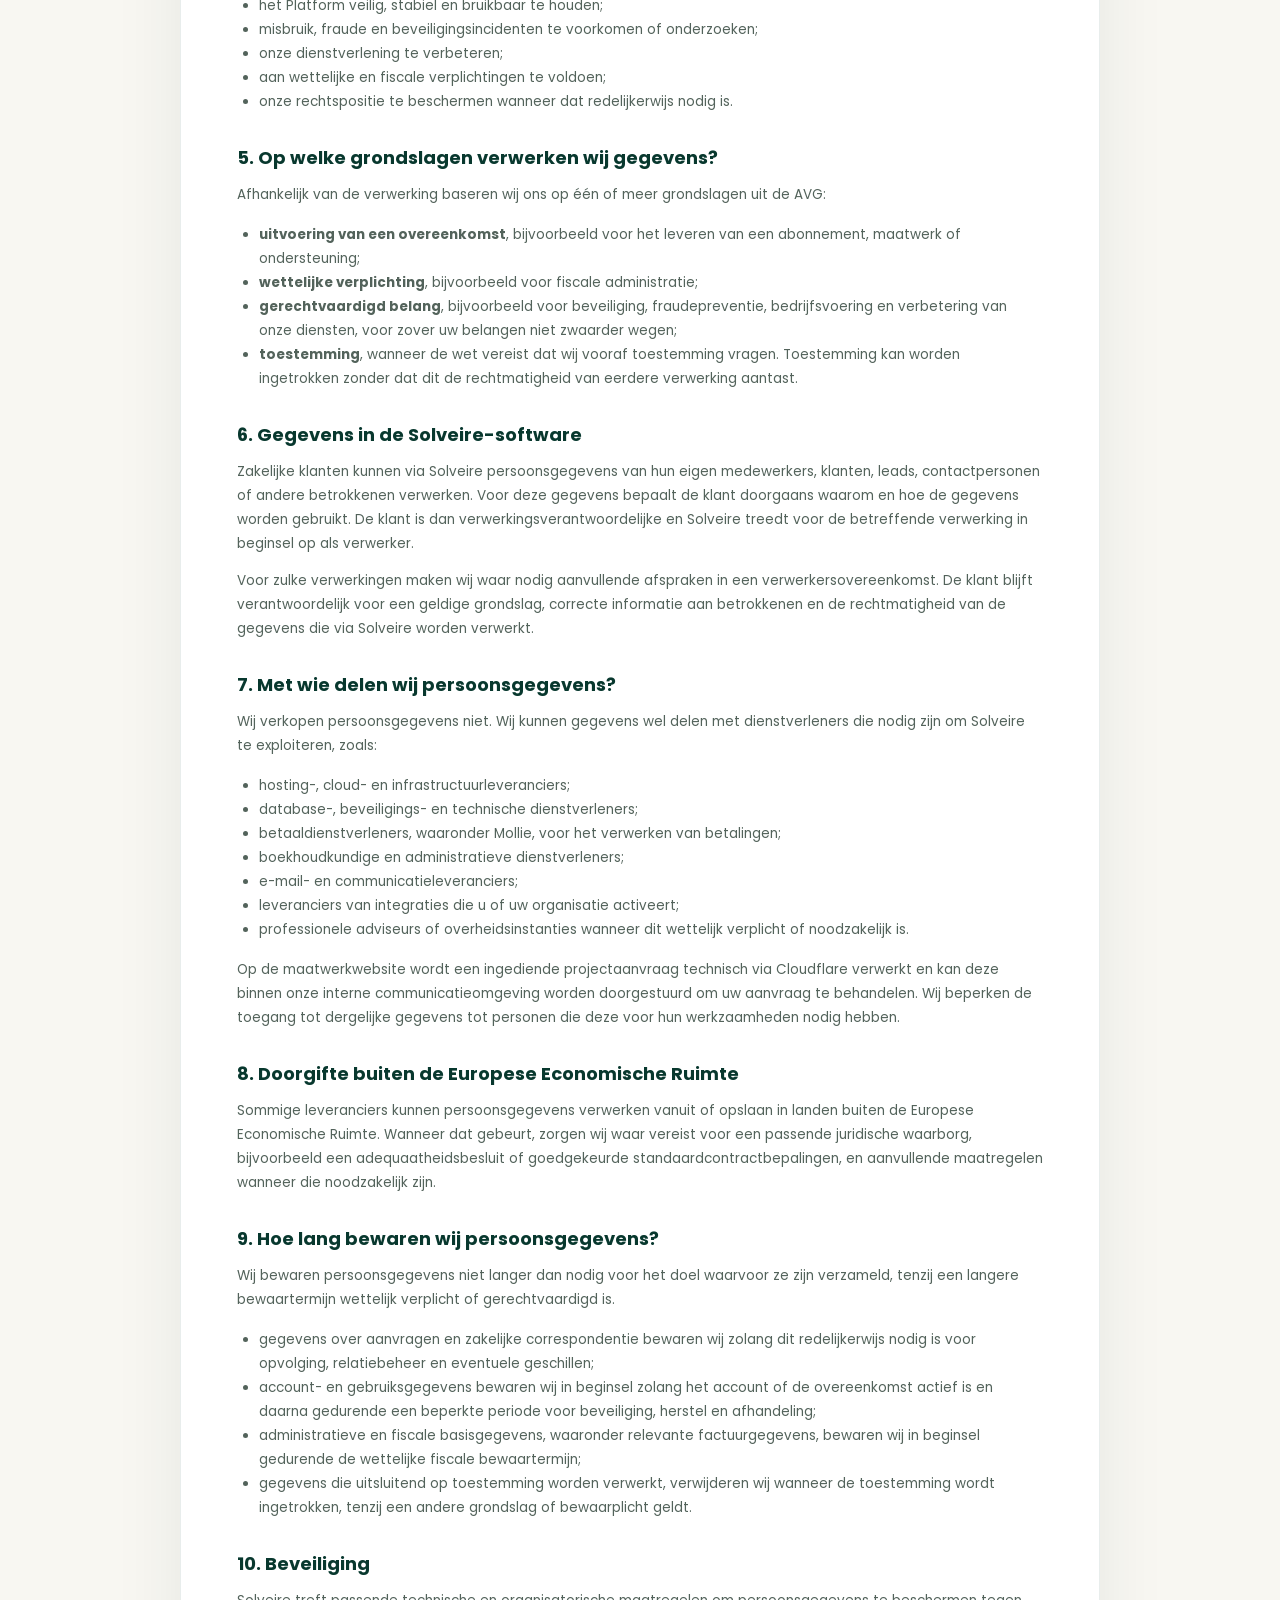
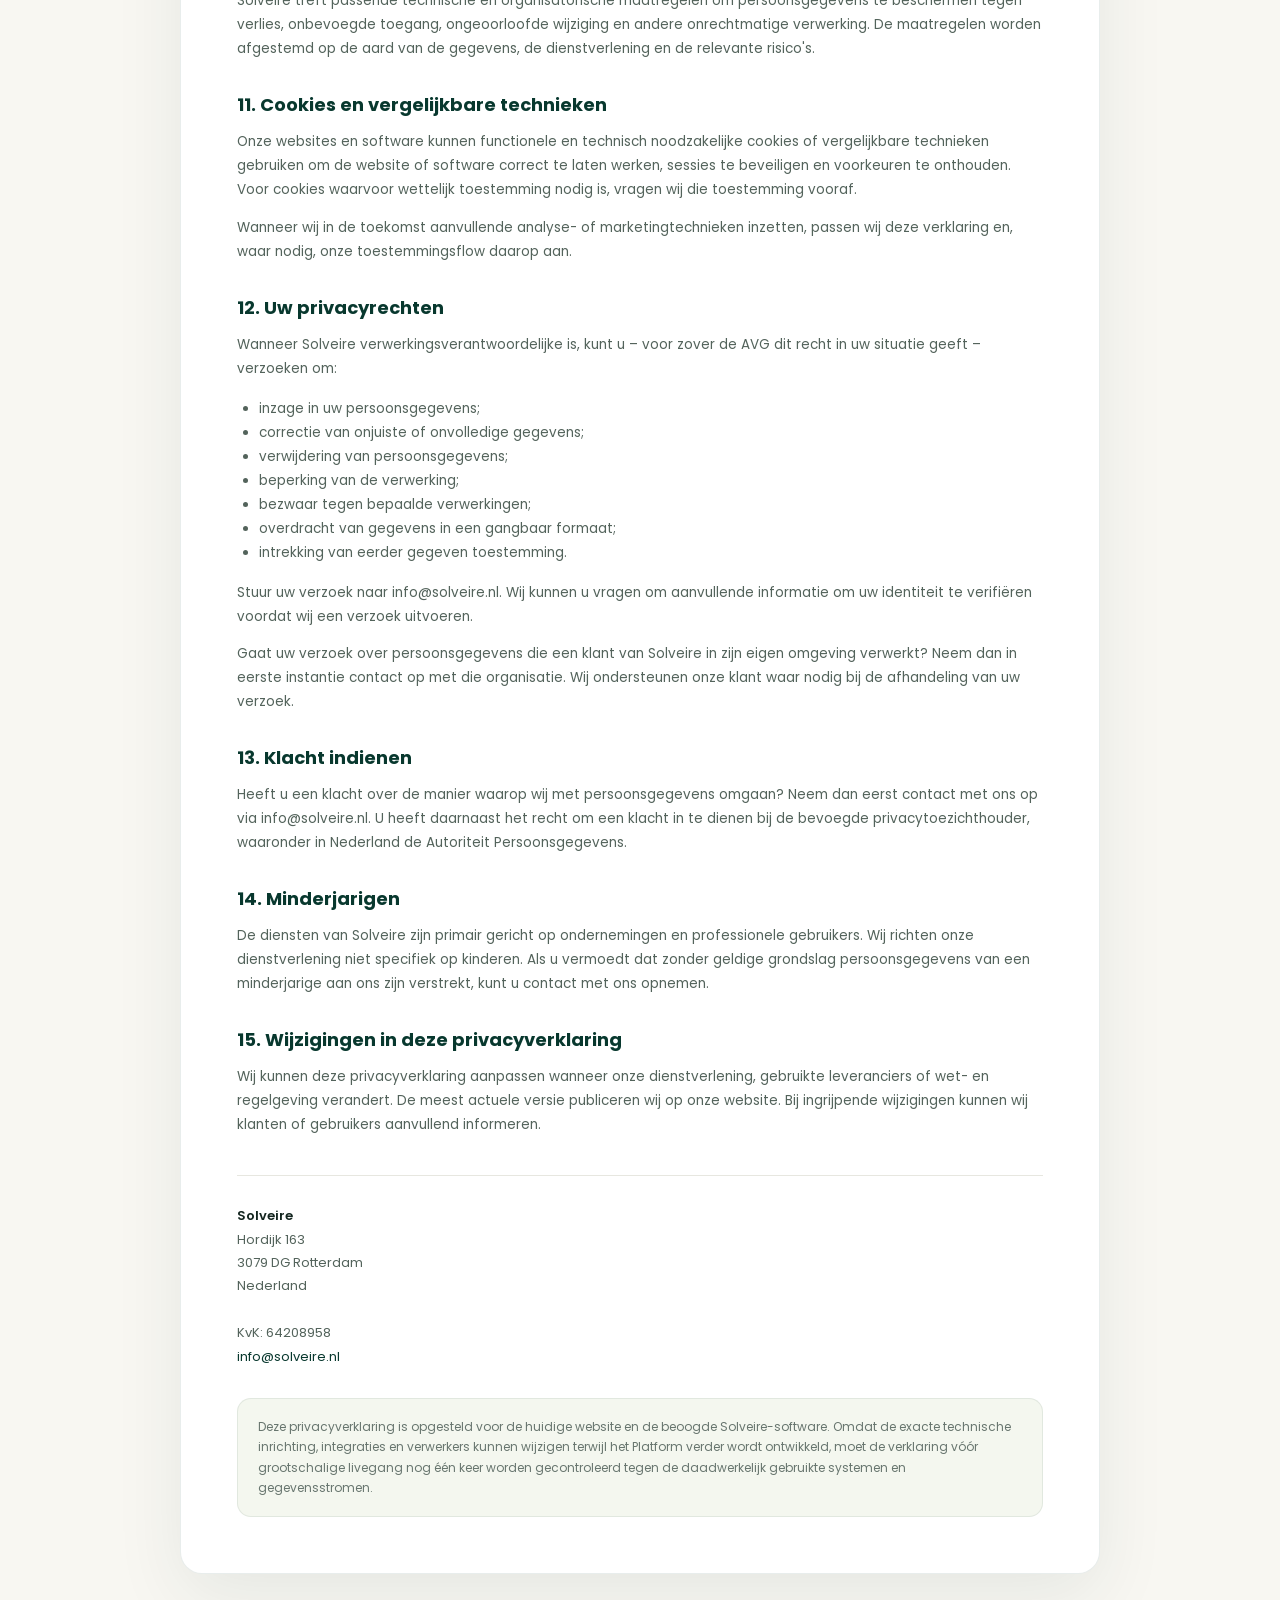
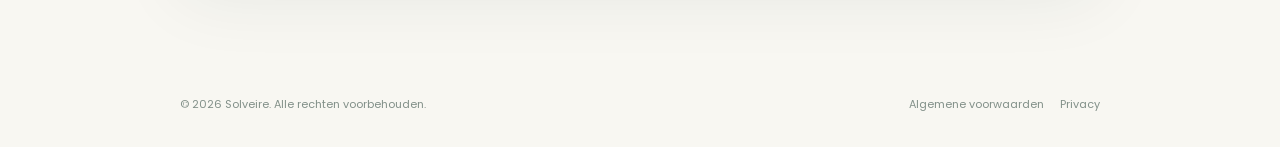
<file: privacy/index.html>
<!DOCTYPE html>
<html lang="nl">
<head>
<meta charset="utf-8">
<meta name="viewport" content="width=device-width,initial-scale=1">
<title>Privacyverklaring | Solveire</title>
<meta name="description" content="Privacyverklaring van Solveire. Lees welke persoonsgegevens wij verwerken, waarom wij dat doen en welke rechten u heeft.">
<meta name="robots" content="index,follow">
<meta name="theme-color" content="#08382e">
<link rel="preconnect" href="https://fonts.googleapis.com">
<link rel="preconnect" href="https://fonts.gstatic.com" crossorigin>
<link href="https://fonts.googleapis.com/css2?family=Poppins:wght@400;500;600;700&display=swap" rel="stylesheet">
<style>
:root{--ink:#13251f;--muted:#718079;--green:#08382e;--lime:#b8f04a;--cream:#f4f0e7;--paper:#fffdf8;--line:#e7e7e0}
*{box-sizing:border-box}html{scroll-behavior:smooth}body{margin:0;font-family:Poppins,system-ui,sans-serif;color:var(--ink);background:#f8f7f2;-webkit-font-smoothing:antialiased}a{color:inherit;text-decoration:none}.wrap{width:min(920px,calc(100% - 40px));margin:auto}
nav{background:rgba(255,255,255,.96);border-bottom:1px solid var(--line);position:sticky;top:0;z-index:10}.nav{height:68px;display:flex;align-items:center;justify-content:space-between}.wordmark{font-size:14px;letter-spacing:.25em;font-weight:700;color:var(--green)}.back{font-size:12px;color:#62716a}.back:hover{color:var(--green)}
main{padding:70px 0 96px}.eyebrow{font-size:10px;letter-spacing:.14em;text-transform:uppercase;font-weight:600;color:#668b27;margin-bottom:12px}.card{background:#fff;border:1px solid rgba(8,56,46,.09);border-radius:22px;padding:56px;box-shadow:0 22px 70px rgba(8,56,46,.08)}h1{font-size:clamp(34px,5vw,50px);line-height:1.05;letter-spacing:-.05em;margin:0 0 10px}.meta{font-size:12px;color:var(--muted);margin-bottom:38px}.intro{font-size:14px;line-height:1.8;color:#53635b;margin-bottom:30px}.card h2{font-size:18px;line-height:1.3;margin:32px 0 10px;color:var(--green)}.card p,.card li{font-size:13.5px;line-height:1.78;color:#53635b}.card ul,.card ol{padding-left:22px}.contact{margin-top:38px;padding-top:28px;border-top:1px solid var(--line);font-size:13px;line-height:1.8;color:#53635b}.contact strong{color:var(--ink);font-weight:600}.contact a{color:var(--green)}.legalNote{margin-top:30px;padding:18px 20px;border-radius:14px;background:#f4f7ef;border:1px solid rgba(8,56,46,.08);font-size:12px;line-height:1.7;color:#68766f}footer{padding:26px 0 34px;color:#829089;font-size:11px}.footerRow{display:flex;justify-content:space-between;gap:20px;flex-wrap:wrap}.footerLegal{display:flex;gap:16px;flex-wrap:wrap}.footerLegal a:hover{color:var(--green)}
@media(max-width:600px){.wrap{width:calc(100% - 28px)}.nav{height:64px}.wordmark{font-size:12px;letter-spacing:.2em}.back{font-size:11px}main{padding:38px 0 62px}.card{padding:28px 20px;border-radius:18px}h1{font-size:34px}.card h2{font-size:17px}.card p,.card li{font-size:13px;line-height:1.72}.footerRow{flex-direction:column}}
</style>
</head>
<body>
<nav><div class="wrap nav"><a class="wordmark" href="../">SOLVEIRE</a><a class="back" href="../">← Terug naar maatwerk</a></div></nav>
<main><div class="wrap"><article class="card"><div class="eyebrow">Juridisch</div><h1>Privacyverklaring Solveire</h1><p class="meta">Versie: augustus 2026</p>
<p class="intro">Solveire vindt het belangrijk dat persoonsgegevens zorgvuldig en transparant worden verwerkt. In deze privacyverklaring leggen wij uit welke persoonsgegevens wij kunnen verwerken wanneer u onze website, software of diensten gebruikt, waarom wij dit doen, met wie gegevens kunnen worden gedeeld en welke rechten u heeft.</p>

<h2>1. Wie is verantwoordelijk?</h2>
<p>Voor de verwerkingen waarbij Solveire zelf het doel en de middelen bepaalt, is Solveire de verwerkingsverantwoordelijke.</p>
<p><strong>Solveire</strong><br>Hordijk 163<br>3079 DG Rotterdam<br>Nederland<br>KvK: 64208958<br>E-mail: <a href="mailto:info@solveire.nl">info@solveire.nl</a></p>

<h2>2. Wanneer verwerken wij persoonsgegevens?</h2>
<p>Wij kunnen persoonsgegevens verwerken wanneer u:</p>
<ul>
<li>onze website bezoekt;</li>
<li>contact met ons opneemt of een projectaanvraag doet;</li>
<li>een offerte, overeenkomst, abonnement of andere dienst afneemt;</li>
<li>een account voor Solveire aanmaakt of het Platform gebruikt;</li>
<li>een betaling doet of een betaalmandaat afgeeft;</li>
<li>ondersteuning aanvraagt of met ons communiceert;</li>
<li>namens een organisatie als gebruiker in een Solveire-omgeving werkt.</li>
</ul>

<h2>3. Welke persoonsgegevens kunnen wij verwerken?</h2>
<p>Afhankelijk van uw contact met Solveire kunnen wij onder meer de volgende categorieën verwerken:</p>
<ul>
<li>naam, bedrijfsnaam en functie;</li>
<li>adres- en vestigingsgegevens;</li>
<li>e-mailadres en telefoonnummer;</li>
<li>account- en gebruikersgegevens;</li>
<li>factuur-, abonnements- en betaalgegevens;</li>
<li>gegevens die u zelf invult in formulieren, berichten of projectaanvragen;</li>
<li>technische gegevens zoals IP-adres, browser- en apparaatgegevens, loggegevens en beveiligingsinformatie;</li>
<li>gegevens over het gebruik van het Platform, voor zover nodig voor werking, ondersteuning en beveiliging;</li>
<li>communicatie en supporthistorie.</li>
</ul>
<p>Wij vragen u om geen bijzondere of gevoelige persoonsgegevens met ons te delen tenzij dit noodzakelijk is voor een overeengekomen dienst en er een geldige wettelijke basis en passende afspraken voor bestaan.</p>

<h2>4. Voor welke doelen gebruiken wij gegevens?</h2>
<p>Wij verwerken persoonsgegevens onder meer om:</p>
<ul>
<li>contactverzoeken en projectaanvragen te beantwoorden;</li>
<li>offertes en overeenkomsten op te stellen en uit te voeren;</li>
<li>accounts aan te maken en toegang tot Solveire te leveren;</li>
<li>abonnementen, betalingen, facturatie en administratie te verwerken;</li>
<li>ondersteuning te bieden en technische problemen op te lossen;</li>
<li>het Platform veilig, stabiel en bruikbaar te houden;</li>
<li>misbruik, fraude en beveiligingsincidenten te voorkomen of onderzoeken;</li>
<li>onze dienstverlening te verbeteren;</li>
<li>aan wettelijke en fiscale verplichtingen te voldoen;</li>
<li>onze rechtspositie te beschermen wanneer dat redelijkerwijs nodig is.</li>
</ul>

<h2>5. Op welke grondslagen verwerken wij gegevens?</h2>
<p>Afhankelijk van de verwerking baseren wij ons op één of meer grondslagen uit de AVG:</p>
<ul>
<li><strong>uitvoering van een overeenkomst</strong>, bijvoorbeeld voor het leveren van een abonnement, maatwerk of ondersteuning;</li>
<li><strong>wettelijke verplichting</strong>, bijvoorbeeld voor fiscale administratie;</li>
<li><strong>gerechtvaardigd belang</strong>, bijvoorbeeld voor beveiliging, fraudepreventie, bedrijfsvoering en verbetering van onze diensten, voor zover uw belangen niet zwaarder wegen;</li>
<li><strong>toestemming</strong>, wanneer de wet vereist dat wij vooraf toestemming vragen. Toestemming kan worden ingetrokken zonder dat dit de rechtmatigheid van eerdere verwerking aantast.</li>
</ul>

<h2>6. Gegevens in de Solveire-software</h2>
<p>Zakelijke klanten kunnen via Solveire persoonsgegevens van hun eigen medewerkers, klanten, leads, contactpersonen of andere betrokkenen verwerken. Voor deze gegevens bepaalt de klant doorgaans waarom en hoe de gegevens worden gebruikt. De klant is dan verwerkingsverantwoordelijke en Solveire treedt voor de betreffende verwerking in beginsel op als verwerker.</p>
<p>Voor zulke verwerkingen maken wij waar nodig aanvullende afspraken in een verwerkersovereenkomst. De klant blijft verantwoordelijk voor een geldige grondslag, correcte informatie aan betrokkenen en de rechtmatigheid van de gegevens die via Solveire worden verwerkt.</p>

<h2>7. Met wie delen wij persoonsgegevens?</h2>
<p>Wij verkopen persoonsgegevens niet. Wij kunnen gegevens wel delen met dienstverleners die nodig zijn om Solveire te exploiteren, zoals:</p>
<ul>
<li>hosting-, cloud- en infrastructuurleveranciers;</li>
<li>database-, beveiligings- en technische dienstverleners;</li>
<li>betaaldienstverleners, waaronder Mollie, voor het verwerken van betalingen;</li>
<li>boekhoudkundige en administratieve dienstverleners;</li>
<li>e-mail- en communicatieleveranciers;</li>
<li>leveranciers van integraties die u of uw organisatie activeert;</li>
<li>professionele adviseurs of overheidsinstanties wanneer dit wettelijk verplicht of noodzakelijk is.</li>
</ul>
<p>Op de maatwerkwebsite wordt een ingediende projectaanvraag technisch via Cloudflare verwerkt en kan deze binnen onze interne communicatieomgeving worden doorgestuurd om uw aanvraag te behandelen. Wij beperken de toegang tot dergelijke gegevens tot personen die deze voor hun werkzaamheden nodig hebben.</p>

<h2>8. Doorgifte buiten de Europese Economische Ruimte</h2>
<p>Sommige leveranciers kunnen persoonsgegevens verwerken vanuit of opslaan in landen buiten de Europese Economische Ruimte. Wanneer dat gebeurt, zorgen wij waar vereist voor een passende juridische waarborg, bijvoorbeeld een adequaatheidsbesluit of goedgekeurde standaardcontractbepalingen, en aanvullende maatregelen wanneer die noodzakelijk zijn.</p>

<h2>9. Hoe lang bewaren wij persoonsgegevens?</h2>
<p>Wij bewaren persoonsgegevens niet langer dan nodig voor het doel waarvoor ze zijn verzameld, tenzij een langere bewaartermijn wettelijk verplicht of gerechtvaardigd is.</p>
<ul>
<li>gegevens over aanvragen en zakelijke correspondentie bewaren wij zolang dit redelijkerwijs nodig is voor opvolging, relatiebeheer en eventuele geschillen;</li>
<li>account- en gebruiksgegevens bewaren wij in beginsel zolang het account of de overeenkomst actief is en daarna gedurende een beperkte periode voor beveiliging, herstel en afhandeling;</li>
<li>administratieve en fiscale basisgegevens, waaronder relevante factuurgegevens, bewaren wij in beginsel gedurende de wettelijke fiscale bewaartermijn;</li>
<li>gegevens die uitsluitend op toestemming worden verwerkt, verwijderen wij wanneer de toestemming wordt ingetrokken, tenzij een andere grondslag of bewaarplicht geldt.</li>
</ul>

<h2>10. Beveiliging</h2>
<p>Solveire treft passende technische en organisatorische maatregelen om persoonsgegevens te beschermen tegen verlies, onbevoegde toegang, ongeoorloofde wijziging en andere onrechtmatige verwerking. De maatregelen worden afgestemd op de aard van de gegevens, de dienstverlening en de relevante risico's.</p>

<h2>11. Cookies en vergelijkbare technieken</h2>
<p>Onze websites en software kunnen functionele en technisch noodzakelijke cookies of vergelijkbare technieken gebruiken om de website of software correct te laten werken, sessies te beveiligen en voorkeuren te onthouden. Voor cookies waarvoor wettelijk toestemming nodig is, vragen wij die toestemming vooraf.</p>
<p>Wanneer wij in de toekomst aanvullende analyse- of marketingtechnieken inzetten, passen wij deze verklaring en, waar nodig, onze toestemmingsflow daarop aan.</p>

<h2>12. Uw privacyrechten</h2>
<p>Wanneer Solveire verwerkingsverantwoordelijke is, kunt u – voor zover de AVG dit recht in uw situatie geeft – verzoeken om:</p>
<ul>
<li>inzage in uw persoonsgegevens;</li>
<li>correctie van onjuiste of onvolledige gegevens;</li>
<li>verwijdering van persoonsgegevens;</li>
<li>beperking van de verwerking;</li>
<li>bezwaar tegen bepaalde verwerkingen;</li>
<li>overdracht van gegevens in een gangbaar formaat;</li>
<li>intrekking van eerder gegeven toestemming.</li>
</ul>
<p>Stuur uw verzoek naar <a href="mailto:info@solveire.nl">info@solveire.nl</a>. Wij kunnen u vragen om aanvullende informatie om uw identiteit te verifiëren voordat wij een verzoek uitvoeren.</p>
<p>Gaat uw verzoek over persoonsgegevens die een klant van Solveire in zijn eigen omgeving verwerkt? Neem dan in eerste instantie contact op met die organisatie. Wij ondersteunen onze klant waar nodig bij de afhandeling van uw verzoek.</p>

<h2>13. Klacht indienen</h2>
<p>Heeft u een klacht over de manier waarop wij met persoonsgegevens omgaan? Neem dan eerst contact met ons op via <a href="mailto:info@solveire.nl">info@solveire.nl</a>. U heeft daarnaast het recht om een klacht in te dienen bij de bevoegde privacytoezichthouder, waaronder in Nederland de Autoriteit Persoonsgegevens.</p>

<h2>14. Minderjarigen</h2>
<p>De diensten van Solveire zijn primair gericht op ondernemingen en professionele gebruikers. Wij richten onze dienstverlening niet specifiek op kinderen. Als u vermoedt dat zonder geldige grondslag persoonsgegevens van een minderjarige aan ons zijn verstrekt, kunt u contact met ons opnemen.</p>

<h2>15. Wijzigingen in deze privacyverklaring</h2>
<p>Wij kunnen deze privacyverklaring aanpassen wanneer onze dienstverlening, gebruikte leveranciers of wet- en regelgeving verandert. De meest actuele versie publiceren wij op onze website. Bij ingrijpende wijzigingen kunnen wij klanten of gebruikers aanvullend informeren.</p>

<div class="contact"><strong>Solveire</strong><br>Hordijk 163<br>3079 DG Rotterdam<br>Nederland<br><br>KvK: 64208958<br><a href="mailto:info@solveire.nl">info@solveire.nl</a></div>
<div class="legalNote">Deze privacyverklaring is opgesteld voor de huidige website en de beoogde Solveire-software. Omdat de exacte technische inrichting, integraties en verwerkers kunnen wijzigen terwijl het Platform verder wordt ontwikkeld, moet de verklaring vóór grootschalige livegang nog één keer worden gecontroleerd tegen de daadwerkelijk gebruikte systemen en gegevensstromen.</div>
</article></div></main>
<footer><div class="wrap footerRow"><span>© 2026 Solveire. Alle rechten voorbehouden.</span><div class="footerLegal"><a href="../algemene-voorwaarden/">Algemene voorwaarden</a><a href="./">Privacy</a></div></div></footer>
</body></html>
</file>
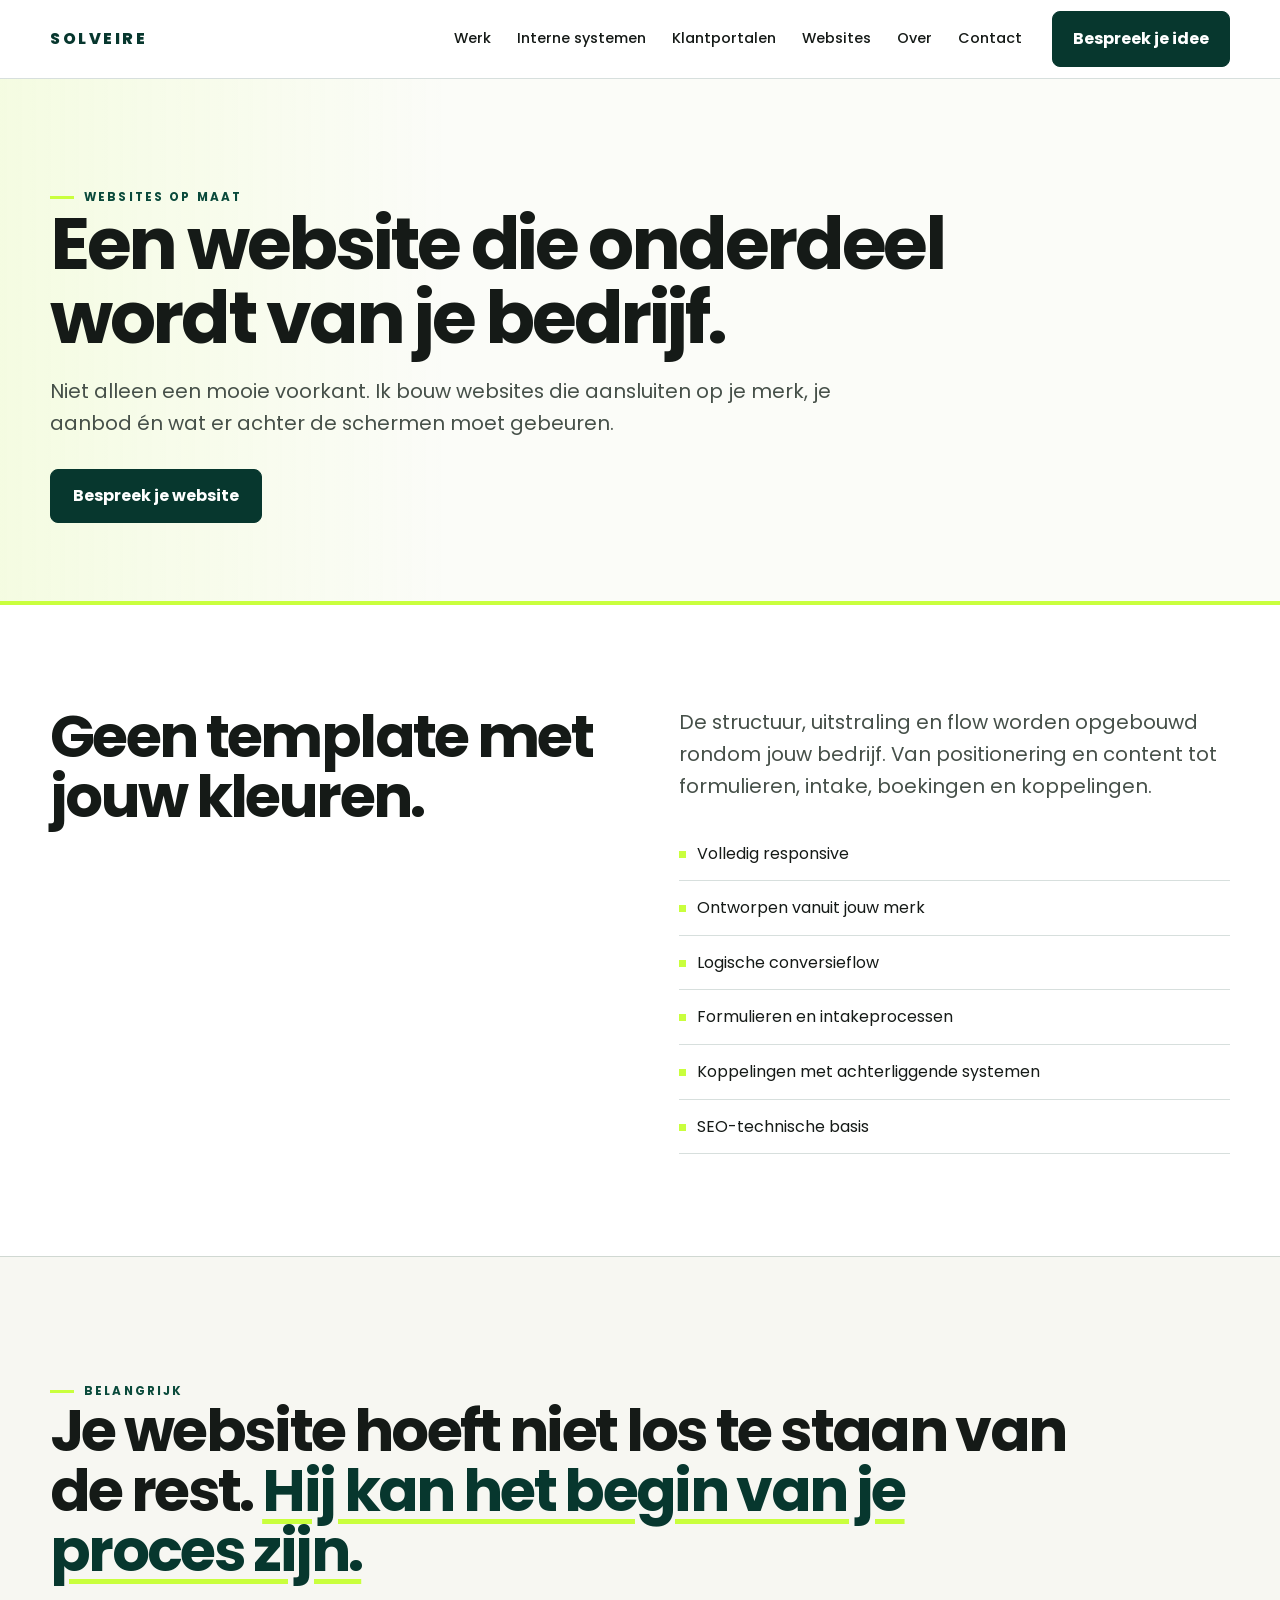
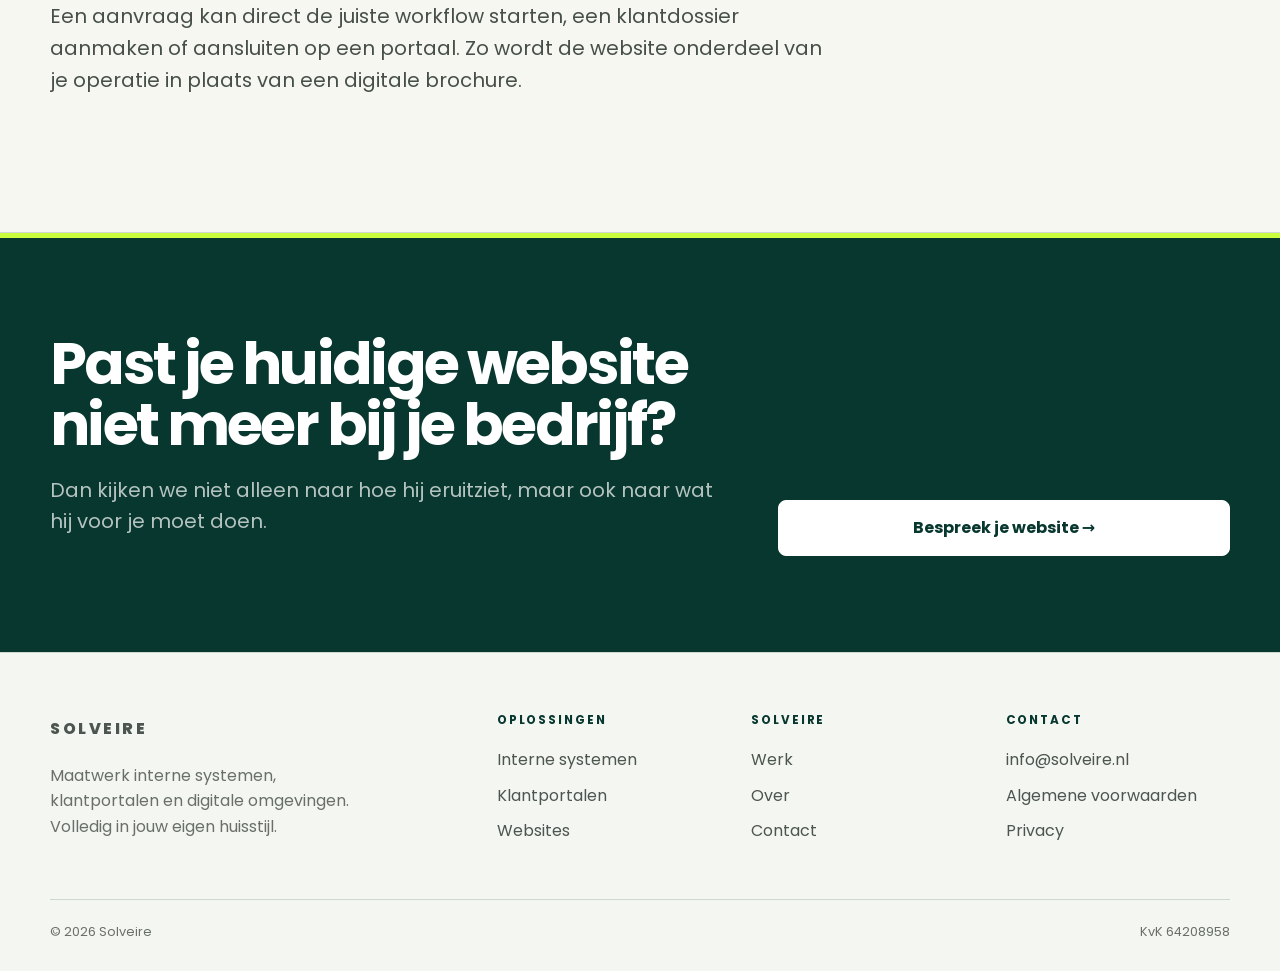
<file: websites/index.html>
<!doctype html><html lang="nl"><head><meta charset="utf-8"><meta name="viewport" content="width=device-width,initial-scale=1"><title>Websites op maat | Solveire</title><meta name="description" content="Maatwerk websites die aansluiten op je merk, aanbod en processen. Geen templategevoel, wel een sterke digitale voorkant die onderdeel wordt van je bedrijf."><link rel="stylesheet" href="/assets/site.css"></head><body><header class="site-header"><div class="wrap nav"><a class="brand" href="/">SOLVEIRE</a><button class="menu-btn" data-menu aria-label="Menu">☰</button><nav class="nav-links"><a href="/werk/">Werk</a><a href="/interne-systemen/">Interne systemen</a><a href="/klantportalen/">Klantportalen</a><a href="/websites/">Websites</a><a href="/over/">Over</a><a href="/contact/">Contact</a></nav><a class="btn btn-primary" href="/contact/">Bespreek je idee</a></div></header>
<main><section class="page-hero"><div class="wrap"><div class="eyebrow">Websites op maat</div><h1>Een website die onderdeel wordt van je bedrijf.</h1><p class="lead">Niet alleen een mooie voorkant. Ik bouw websites die aansluiten op je merk, je aanbod én wat er achter de schermen moet gebeuren.</p><div class="hero-actions"><a class="btn btn-primary" href="/contact/">Bespreek je website</a></div></div></section>
<section class="section"><div class="wrap two-col"><div><h2>Geen template met jouw kleuren.</h2></div><div><p class="lead">De structuur, uitstraling en flow worden opgebouwd rondom jouw bedrijf. Van positionering en content tot formulieren, intake, boekingen en koppelingen.</p><ul class="list"><li>Volledig responsive</li><li>Ontworpen vanuit jouw merk</li><li>Logische conversieflow</li><li>Formulieren en intakeprocessen</li><li>Koppelingen met achterliggende systemen</li><li>SEO-technische basis</li></ul></div></div></section>
<section class="statement section-soft"><div class="wrap"><div class="eyebrow">Belangrijk</div><h2>Je website hoeft niet los te staan van de rest. <strong>Hij kan het begin van je proces zijn.</strong></h2><p class="lead">Een aanvraag kan direct de juiste workflow starten, een klantdossier aanmaken of aansluiten op een portaal. Zo wordt de website onderdeel van je operatie in plaats van een digitale brochure.</p></div></section>
<section class="cta"><div class="wrap cta-grid"><div><h2>Past je huidige website niet meer bij je bedrijf?</h2><p class="lead">Dan kijken we niet alleen naar hoe hij eruitziet, maar ook naar wat hij voor je moet doen.</p></div><a class="btn btn-light" href="/contact/">Bespreek je website →</a></div></section></main><footer class="footer"><div class="wrap"><div class="footer-grid"><div><a class="brand" href="/">SOLVEIRE</a><p class="muted" style="max-width:330px;margin-top:16px">Maatwerk interne systemen, klantportalen en digitale omgevingen. Volledig in jouw eigen huisstijl.</p></div><div><h4>Oplossingen</h4><a href="/interne-systemen/">Interne systemen</a><a href="/klantportalen/">Klantportalen</a><a href="/websites/">Websites</a></div><div><h4>Solveire</h4><a href="/werk/">Werk</a><a href="/over/">Over</a><a href="/contact/">Contact</a></div><div><h4>Contact</h4><a href="mailto:info@solveire.nl">info@solveire.nl</a><a href="/algemene-voorwaarden/">Algemene voorwaarden</a><a href="/privacy/">Privacy</a></div></div><div class="footer-bottom"><span>© 2026 Solveire</span><span>KvK 64208958</span></div></div></footer><script src="/assets/site.js"></script></body></html>
</file>
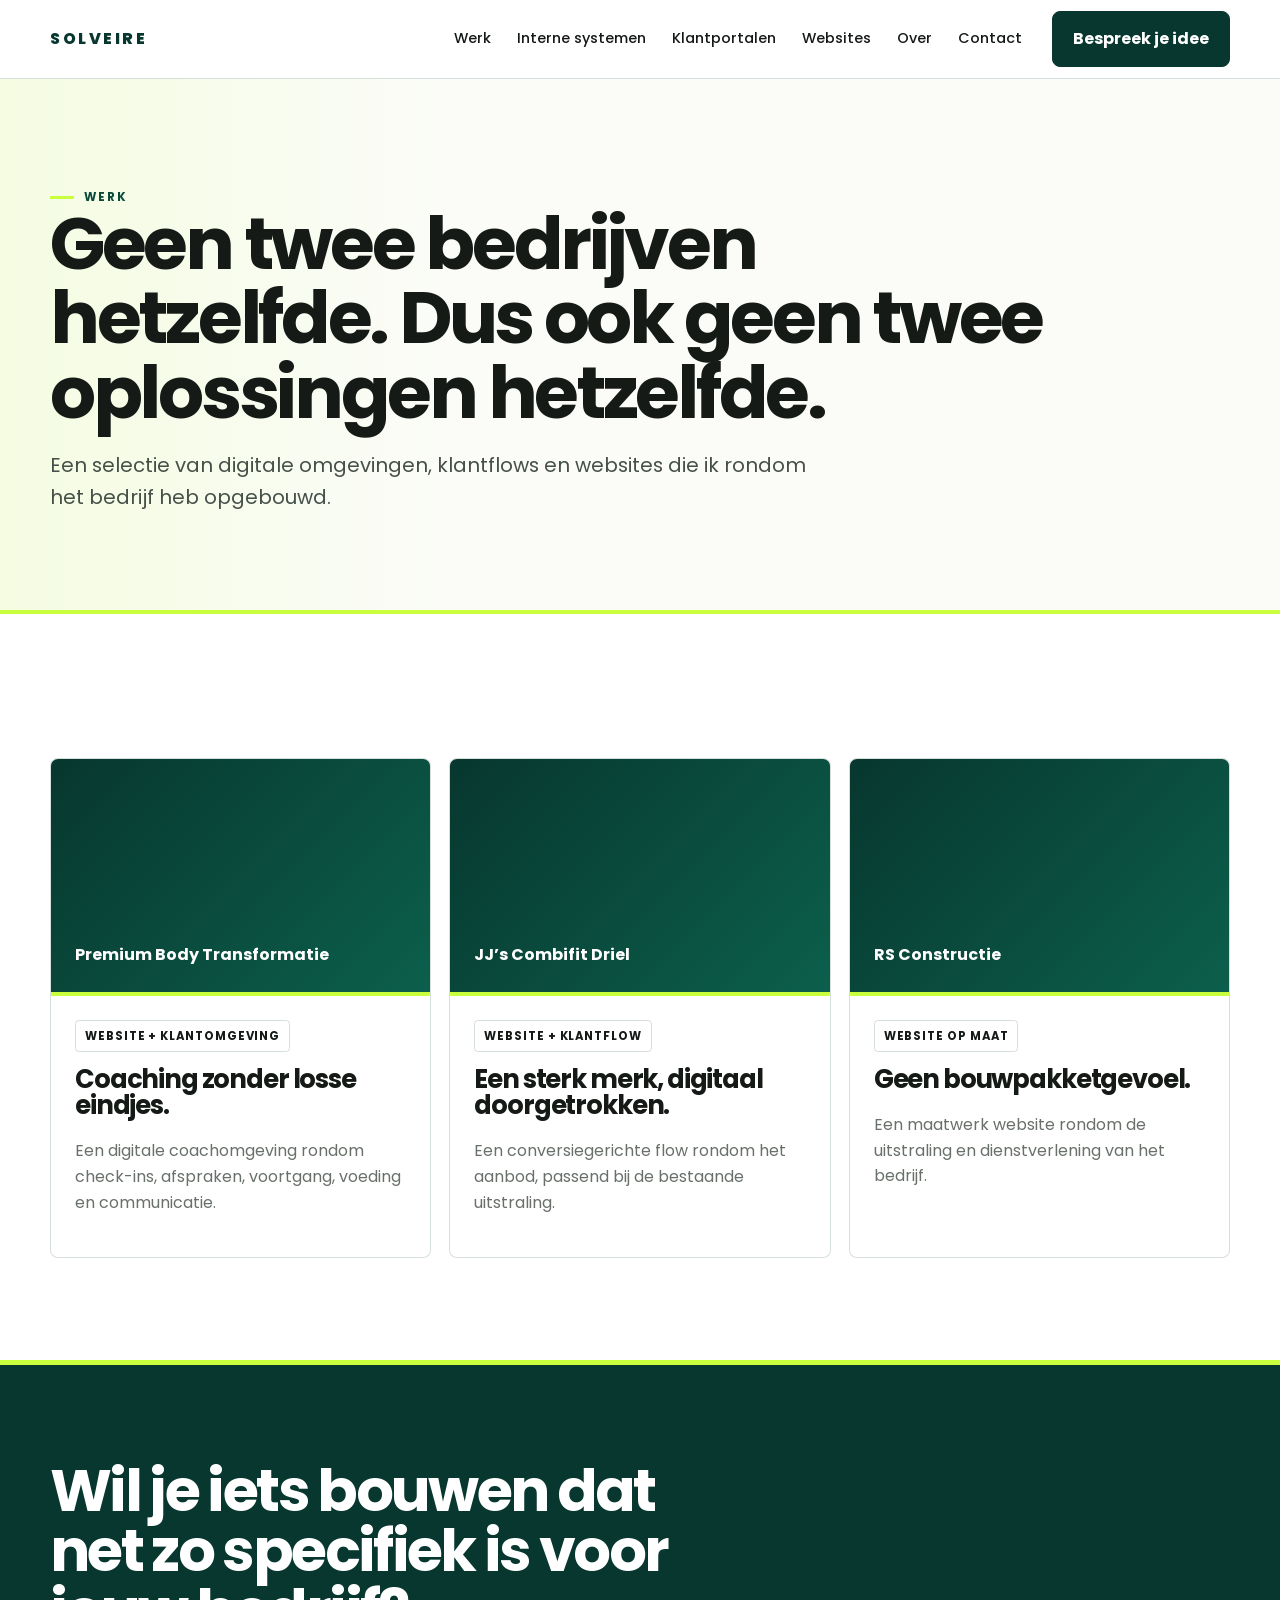
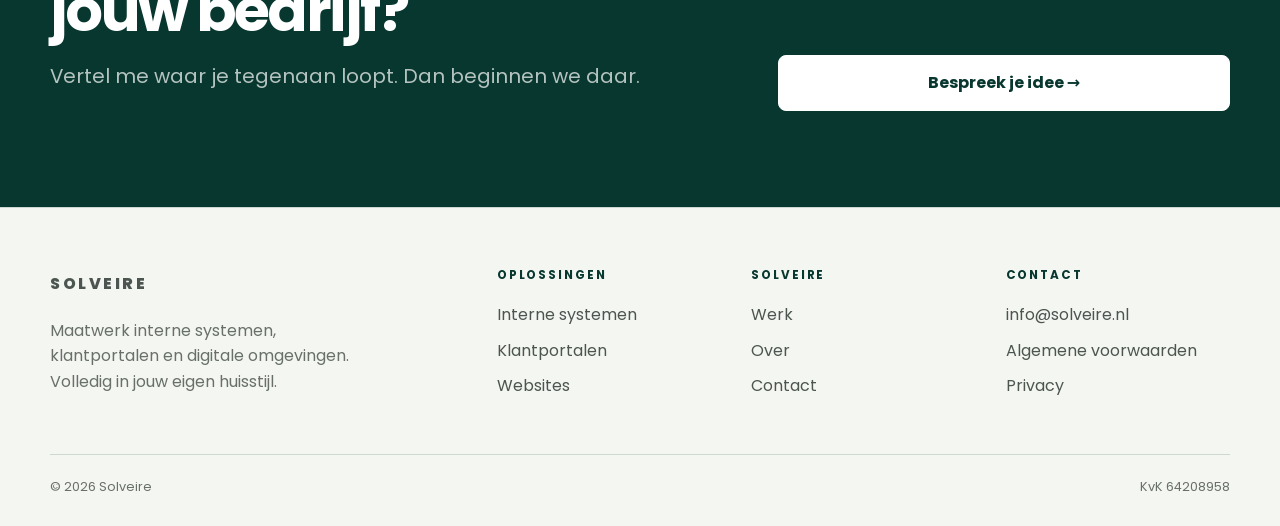
<file: werk/index.html>
<!doctype html><html lang="nl"><head><meta charset="utf-8"><meta name="viewport" content="width=device-width,initial-scale=1"><title>Werk & cases | Solveire</title><meta name="description" content="Bekijk voorbeelden van maatwerk websites, klantomgevingen en digitale systemen gebouwd door Solveire."><link rel="stylesheet" href="/assets/site.css"></head><body><header class="site-header"><div class="wrap nav"><a class="brand" href="/">SOLVEIRE</a><button class="menu-btn" data-menu aria-label="Menu">☰</button><nav class="nav-links"><a href="/werk/">Werk</a><a href="/interne-systemen/">Interne systemen</a><a href="/klantportalen/">Klantportalen</a><a href="/websites/">Websites</a><a href="/over/">Over</a><a href="/contact/">Contact</a></nav><a class="btn btn-primary" href="/contact/">Bespreek je idee</a></div></header>
<main><section class="page-hero"><div class="wrap"><div class="eyebrow">Werk</div><h1>Geen twee bedrijven hetzelfde. Dus ook geen twee oplossingen hetzelfde.</h1><p class="lead">Een selectie van digitale omgevingen, klantflows en websites die ik rondom het bedrijf heb opgebouwd.</p></div></section>
<section class="section"><div class="wrap"><div class="case-grid"><article class="case"><div class="case-visual"><strong>Premium Body Transformatie</strong></div><div class="case-body"><span class="tag">Website + klantomgeving</span><h3>Coaching zonder losse eindjes.</h3><p class="muted">Een digitale coachomgeving rondom check-ins, afspraken, voortgang, voeding en communicatie.</p></div></article><article class="case"><div class="case-visual"><strong>JJ’s Combifit Driel</strong></div><div class="case-body"><span class="tag">Website + klantflow</span><h3>Een sterk merk, digitaal doorgetrokken.</h3><p class="muted">Een conversiegerichte flow rondom het aanbod, passend bij de bestaande uitstraling.</p></div></article><article class="case"><div class="case-visual"><strong>RS Constructie</strong></div><div class="case-body"><span class="tag">Website op maat</span><h3>Geen bouwpakketgevoel.</h3><p class="muted">Een maatwerk website rondom de uitstraling en dienstverlening van het bedrijf.</p></div></article></div></div></section>
<section class="cta"><div class="wrap cta-grid"><div><h2>Wil je iets bouwen dat net zo specifiek is voor jouw bedrijf?</h2><p class="lead">Vertel me waar je tegenaan loopt. Dan beginnen we daar.</p></div><a class="btn btn-light" href="/contact/">Bespreek je idee →</a></div></section></main><footer class="footer"><div class="wrap"><div class="footer-grid"><div><a class="brand" href="/">SOLVEIRE</a><p class="muted" style="max-width:330px;margin-top:16px">Maatwerk interne systemen, klantportalen en digitale omgevingen. Volledig in jouw eigen huisstijl.</p></div><div><h4>Oplossingen</h4><a href="/interne-systemen/">Interne systemen</a><a href="/klantportalen/">Klantportalen</a><a href="/websites/">Websites</a></div><div><h4>Solveire</h4><a href="/werk/">Werk</a><a href="/over/">Over</a><a href="/contact/">Contact</a></div><div><h4>Contact</h4><a href="mailto:info@solveire.nl">info@solveire.nl</a><a href="/algemene-voorwaarden/">Algemene voorwaarden</a><a href="/privacy/">Privacy</a></div></div><div class="footer-bottom"><span>© 2026 Solveire</span><span>KvK 64208958</span></div></div></footer><script src="/assets/site.js"></script></body></html>
</file>
<file: assets/site.css>
@import url('https://fonts.googleapis.com/css2?family=Poppins:wght@400;500;600;700;800&display=swap');
:root{
  --ink:#151a17;
  --muted:#687069;
  --emerald:#0a4a3b;
  --emerald-deep:#07372e;
  --lime:#c9ff3d;
  --lime-soft:#efffc3;
  --cream:#f7f7f2;
  --white:#ffffff;
  --line:rgba(7,55,46,.16);
  --shadow:0 18px 50px rgba(7,55,46,.10);
  --max:1180px;
}
*{box-sizing:border-box}
html{scroll-behavior:smooth}
body{
  margin:0;
  font-family:Poppins,Inter,ui-sans-serif,system-ui,-apple-system,BlinkMacSystemFont,"Segoe UI",sans-serif;
  color:var(--ink);
  background:var(--white);
  line-height:1.6;
  -webkit-font-smoothing:antialiased;
}
a{color:inherit;text-decoration:none}
button,input,textarea,select{font:inherit}
img{max-width:100%;display:block}
.wrap{width:min(var(--max),calc(100% - 44px));margin:auto}

.eyebrow{
  display:inline-flex;align-items:center;gap:10px;
  font-size:.74rem;letter-spacing:.18em;text-transform:uppercase;
  font-weight:700;color:var(--emerald);
}
.eyebrow:before{content:"";width:24px;height:3px;background:var(--lime);display:inline-block}

h1,h2,h3{
  font-family:Poppins,Inter,ui-sans-serif,system-ui,sans-serif;
  letter-spacing:-.045em;
  line-height:1.02;
  margin:0 0 20px;
  font-weight:650;
}
h1{font-size:clamp(3rem,6.6vw,6.2rem);max-width:1040px}
h2{font-size:clamp(2.2rem,4.6vw,4.5rem);max-width:920px}
h3{font-size:clamp(1.45rem,2vw,2.05rem)}
p{margin:0 0 18px}
.lead{font-size:clamp(1.05rem,1.55vw,1.27rem);max-width:790px;color:#465049;font-weight:400}
.muted{color:var(--muted)}

.site-header{
  position:sticky;top:0;z-index:50;
  background:rgba(255,255,255,.94);
  backdrop-filter:blur(18px);
  border-bottom:1px solid var(--line)
}
.nav{min-height:78px;display:flex;align-items:center;gap:30px}
.brand{font-weight:800;letter-spacing:.16em;color:var(--emerald-deep)}
.nav-links{display:flex;gap:26px;margin-left:auto;align-items:center;font-size:.9rem;font-weight:500}
.nav-links a{position:relative}
.nav-links a:after{content:"";position:absolute;left:0;bottom:-9px;width:0;height:2px;background:var(--lime);transition:.2s ease}
.nav-links a:hover:after{width:100%}

.btn{
  display:inline-flex;align-items:center;justify-content:center;gap:10px;
  border:1px solid var(--emerald-deep);
  padding:14px 20px;
  border-radius:8px;
  font-weight:650;
  transition:.2s ease;
  background:transparent;cursor:pointer;
}
.btn:hover{transform:translateY(-2px);box-shadow:0 10px 24px rgba(7,55,46,.10)}
.btn-primary{background:var(--emerald-deep);color:white;border-color:var(--emerald-deep);box-shadow:none}.btn-primary:hover{background:var(--emerald);border-color:var(--emerald)}
.btn-dark{background:var(--ink);color:white}
.btn-light{background:white;border-color:white;color:var(--emerald-deep)}
.btn-link{border:0;padding:0;border-radius:0;color:var(--emerald-deep);box-shadow:none}
.btn-link:hover{box-shadow:none;transform:none;color:var(--emerald)}
.menu-btn{display:none;margin-left:auto;border:0;background:none;font-size:1.5rem}

.hero{
  position:relative;
  padding:100px 0 86px;
  background:
    linear-gradient(90deg,rgba(201,255,61,.11),transparent 30%),
    linear-gradient(180deg,#fbfcf8 0%,#fff 100%);
  border-bottom:1px solid var(--line);
}
.hero:after{
  content:"";position:absolute;left:0;bottom:0;width:100%;height:4px;
  background:linear-gradient(90deg,var(--lime) 0 17%,var(--emerald-deep) 17% 100%)
}
.hero-grid{display:grid;grid-template-columns:1.08fr .92fr;gap:62px;align-items:center}
.hero h1{font-size:clamp(3.2rem,6.25vw,5.9rem)}
.hero-actions{display:flex;gap:14px;flex-wrap:wrap;margin-top:32px}
.micro{font-size:.84rem;color:var(--muted);margin-top:20px}

.visual-stack{position:relative;min-height:510px}
.visual-panel{
  position:absolute;background:white;
  border:1px solid var(--line);
  box-shadow:var(--shadow);
  border-radius:10px;
  overflow:hidden
}
.visual-panel.main{inset:36px 0 42px 34px;border-top:4px solid var(--lime)}
.visual-panel.small{right:-10px;bottom:0;width:58%;padding:20px;border-left:4px solid var(--lime)}
.visual-top{height:46px;border-bottom:1px solid var(--line);display:flex;align-items:center;padding:0 18px;gap:8px;background:#fbfcfa}
.dot{width:7px;height:7px;border-radius:50%;background:#bfc8c2}
.dashboard{display:grid;grid-template-columns:145px 1fr;min-height:380px}
.dash-side{background:var(--emerald-deep);padding:22px;color:white}
.dash-side b{display:block;margin-bottom:26px;color:var(--lime);letter-spacing:.08em}
.dash-side span{display:block;opacity:.76;padding:7px 0;font-size:.78rem}
.dash-main{padding:28px}
.dash-main .bar{height:9px;background:#e8eee9;margin:10px 0;border-radius:2px}
.dash-main .bar.w1{width:70%}.dash-main .bar.w2{width:44%}
.mini-grid{display:grid;grid-template-columns:repeat(2,1fr);gap:12px;margin-top:28px}
.mini-card{border:1px solid var(--line);padding:16px;border-radius:6px}
.mini-card strong{font-size:1.4rem;display:block;color:var(--emerald-deep)}

.section{padding:102px 0}
.section-soft{background:var(--cream)}
.section-dark{background:var(--emerald-deep);color:white}
.section-dark .lead,.section-dark .muted{color:rgba(255,255,255,.72)}
.section-dark .eyebrow{color:white}
.section-dark .eyebrow:before{background:var(--lime)}

.intro-split{display:grid;grid-template-columns:.7fr 1.3fr;gap:80px;align-items:start}
.intro-split .big-copy{font-size:clamp(1.45rem,2.5vw,2.2rem);line-height:1.3;font-weight:600;letter-spacing:-.03em}

.cards{display:grid;grid-template-columns:repeat(3,1fr);gap:0;margin-top:48px;border-top:1px solid var(--line);border-bottom:1px solid var(--line)}
.card{padding:34px 30px 30px;border-right:1px solid var(--line);min-height:360px;background:white}
.card:first-child{border-left:1px solid var(--line)}
.card .num{font-size:.74rem;letter-spacing:.18em;color:var(--emerald);font-weight:700;margin-bottom:56px}
.card .num:after{content:"";display:block;width:34px;height:3px;background:var(--lime);margin-top:12px}
.card p{color:var(--muted)}

.statement{padding:118px 0;border-top:1px solid var(--line);border-bottom:1px solid var(--line)}
.statement h2{max-width:1040px}
.statement strong{color:var(--emerald-deep);text-decoration:underline;text-decoration-color:var(--lime);text-decoration-thickness:5px;text-underline-offset:8px}

.brand-band{display:grid;grid-template-columns:1fr 1fr;gap:42px;align-items:center}
.brand-sample{
  border-radius:8px;background:var(--emerald);
  padding:34px;color:white;min-height:410px;
  display:flex;flex-direction:column;justify-content:space-between;
  border-top:5px solid var(--lime)
}
.brand-sample .portal{background:white;color:var(--ink);border-radius:5px;padding:22px}
.portal-row{display:flex;justify-content:space-between;padding:12px 0;border-bottom:1px solid var(--line)}

.process{display:grid;grid-template-columns:repeat(5,1fr);gap:0;margin-top:48px;border:1px solid var(--line)}
.step{padding:25px;border-right:1px solid var(--line);min-height:205px;background:white}
.step:last-child{border-right:0}
.step b{font-size:.72rem;color:var(--emerald);letter-spacing:.18em}
.step b:after{content:"";display:block;width:28px;height:3px;background:var(--lime);margin-top:10px}
.step h3{font-size:1.05rem;letter-spacing:-.02em;margin-top:40px;font-weight:650}

.case-grid{display:grid;grid-template-columns:repeat(3,1fr);gap:18px;margin-top:42px}
.case{border:1px solid var(--line);border-radius:8px;overflow:hidden;background:white;transition:.2s ease}
.case:hover{transform:translateY(-4px);box-shadow:var(--shadow)}
.case-visual{aspect-ratio:16/10;background:linear-gradient(135deg,var(--emerald-deep),#0c5f4c);padding:24px;color:white;display:flex;align-items:end;border-bottom:4px solid var(--lime)}
.case-body{padding:24px}
.tag{display:inline-flex;padding:6px 9px;border:1px solid var(--line);border-radius:4px;font-size:.72rem;margin-bottom:14px;text-transform:uppercase;letter-spacing:.08em;font-weight:650}

.cta{padding:96px 0;background:var(--emerald-deep);color:white;border-top:5px solid var(--lime)}
.cta-grid{display:grid;grid-template-columns:1.2fr .8fr;gap:50px;align-items:end}
.cta h2{max-width:790px}
.cta .lead{color:rgba(255,255,255,.70)}

.page-hero{
  padding:102px 0 78px;
  background:linear-gradient(90deg,rgba(201,255,61,.12),transparent 35%),#fbfcf8;
  border-bottom:4px solid var(--lime)
}
.page-hero h1{font-size:clamp(3rem,5.7vw,5.6rem)}

.feature-grid{display:grid;grid-template-columns:repeat(2,1fr);gap:1px;background:var(--line);border:1px solid var(--line);margin-top:48px}
.feature{background:white;padding:34px}
.feature h3{font-size:1.12rem;letter-spacing:-.015em;font-weight:650}
.feature p{color:var(--muted)}

.two-col{display:grid;grid-template-columns:1fr 1fr;gap:78px;align-items:start}
.list{padding:0;margin:24px 0 0;list-style:none}
.list li{padding:14px 0;border-bottom:1px solid var(--line);position:relative;padding-left:18px}
.list li:before{content:"";position:absolute;left:0;top:24px;width:7px;height:7px;background:var(--lime)}

.form{display:grid;gap:16px}
.form-grid{display:grid;grid-template-columns:1fr 1fr;gap:16px}
.field{display:grid;gap:8px}
.field label{font-size:.84rem;font-weight:650}
.field input,.field textarea,.field select{
  width:100%;border:1px solid #bdc8c0;background:white;
  border-radius:6px;padding:14px 15px;outline:none
}
.field input:focus,.field textarea:focus,.field select:focus{border-color:var(--emerald);box-shadow:0 0 0 3px rgba(201,255,61,.28)}
.field textarea{min-height:150px;resize:vertical}
.status{font-size:.9rem}

.footer{padding:58px 0 28px;background:#f4f6f2;border-top:1px solid var(--line)}
.footer-grid{display:grid;grid-template-columns:1.3fr repeat(3,.7fr);gap:30px}
.footer h4{margin:0 0 12px;font-size:.74rem;text-transform:uppercase;letter-spacing:.16em;color:var(--emerald-deep)}
.footer a{display:block;padding:5px 0;color:#4c554f}
.footer-bottom{display:flex;justify-content:space-between;border-top:1px solid var(--line);padding-top:22px;margin-top:42px;font-size:.8rem;color:var(--muted)}

@media(max-width:900px){
  .nav-links{display:none;position:absolute;top:78px;left:0;right:0;background:white;padding:22px 20px;border-bottom:1px solid var(--line);flex-direction:column;align-items:flex-start}
  .nav-links.open{display:flex}.menu-btn{display:block}.nav>.btn{display:none}
  .hero-grid,.intro-split,.brand-band,.two-col,.cta-grid{grid-template-columns:1fr}
  .visual-stack{min-height:430px}.cards,.case-grid{grid-template-columns:1fr}.card{border-left:1px solid var(--line);border-bottom:1px solid var(--line);min-height:auto}.cards{border-bottom:0}
  .process{grid-template-columns:1fr 1fr}.footer-grid{grid-template-columns:1fr 1fr}.hero{padding-top:68px}
}
@media(max-width:560px){
  .wrap{width:min(100% - 28px,var(--max))}
  .section{padding:74px 0}.hero{padding:60px 0}.hero h1{font-size:clamp(2.8rem,14vw,4rem)}
  .hero-actions{flex-direction:column;align-items:stretch}.visual-stack{min-height:350px}
  .visual-panel.main{inset:20px 0 32px 0}.visual-panel.small{display:none}
  .dashboard{grid-template-columns:92px 1fr}.dash-side{padding:14px}.dash-main{padding:16px}
  .process,.feature-grid,.form-grid,.footer-grid{grid-template-columns:1fr}.step{border-right:0;border-bottom:1px solid var(--line)}
  .cta{padding:72px 0}.footer-bottom{display:block}.footer-bottom span{display:block;margin-top:8px}
}
/* Founder photography — blended into the visual system */
.hero-media{position:relative;min-height:560px;isolation:isolate}
.hero-media .software-backdrop{position:absolute;inset:52px 0 72px 110px;z-index:1}
.hero-founder{position:absolute;z-index:3;left:-8px;bottom:-18px;width:min(56%,335px);max-height:555px;object-fit:contain;object-position:bottom center;filter:drop-shadow(0 22px 30px rgba(7,55,46,.10));-webkit-mask-image:linear-gradient(to bottom,#000 0 91%,transparent 100%);mask-image:linear-gradient(to bottom,#000 0 91%,transparent 100%)}
.hero-media:before{content:"";position:absolute;z-index:0;inset:5% -7% -4% 9%;background:radial-gradient(circle at 35% 46%,rgba(201,255,61,.18),transparent 33%),radial-gradient(circle at 74% 58%,rgba(10,74,59,.08),transparent 42%)}
.hero-media .visual-panel.small{z-index:4;right:-8px;bottom:20px;width:54%}

.founder-work{position:relative;min-height:470px;overflow:hidden;background:var(--emerald);border-top:4px solid var(--lime)}
.founder-work img{width:100%;height:100%;min-height:470px;object-fit:cover;object-position:center 42%;display:block}
.founder-work:after{content:"";position:absolute;inset:0;background:linear-gradient(90deg,rgba(7,55,46,.05),rgba(7,55,46,.34))}
.founder-work .portal-float{position:absolute;z-index:2;right:22px;bottom:22px;width:58%;background:#fff;color:var(--ink);padding:18px;border-left:4px solid var(--lime);box-shadow:var(--shadow)}

.founder-portrait-wrap{position:relative;max-width:500px;background:#eee7de;overflow:hidden}
.founder-portrait-wrap img{display:block;width:100%;aspect-ratio:4/5;object-fit:cover;object-position:center top}
.founder-portrait-wrap:after{content:"";position:absolute;inset:auto 0 0;height:18%;background:linear-gradient(transparent,#fff)}
.founder-caption{margin-top:16px;font-size:.84rem;color:var(--muted)}

@media(max-width:900px){
  .hero-media{min-height:520px}
  .hero-media .software-backdrop{inset:46px 0 65px 90px}
  .hero-founder{width:46%;left:0}
}
@media(max-width:560px){
  .hero-media{min-height:430px;margin-top:24px}
  .hero-media .software-backdrop{inset:44px 0 54px 48px}
  .hero-founder{width:50%;left:-6px;bottom:-8px}
  .hero-media .visual-panel.small{width:60%;right:0;bottom:16px}
  .founder-work{min-height:390px}.founder-work img{min-height:390px}
}
/* Homepage premium rebuild */
.hero-copy-col{position:relative;z-index:5}
.hero-grid{grid-template-columns:minmax(0,1.02fr) minmax(520px,.98fr);gap:56px}
.hero-media{min-height:610px}
.hero-orbit{position:absolute;border:1px solid rgba(10,74,59,.13);border-radius:50%;z-index:0}
.hero-orbit-one{width:430px;height:430px;right:0;top:58px}
.hero-orbit-two{width:270px;height:270px;right:84px;top:138px;border-color:rgba(201,255,61,.35)}
.hero-media .software-backdrop{inset:60px 0 96px 92px;z-index:1}
.browser-label{margin-left:auto;font-size:.7rem;color:var(--muted)}
.dash-side .active{color:var(--lime);opacity:1}
.dash-row{display:grid;grid-template-columns:repeat(3,1fr);gap:10px;margin:24px 0}.dash-row>div{border:1px solid var(--line);padding:14px;border-radius:6px}.dash-row strong{font-size:1.35rem;color:var(--emerald-deep);display:block}.activity{display:flex;gap:10px;align-items:center;padding:10px 0;border-top:1px solid var(--line)}.activity>span{width:8px;height:8px;background:var(--lime);border-radius:50%;flex:0 0 auto}.activity b,.activity small{display:block}.activity small{font-size:.7rem;color:var(--muted)}
.hero-founder{left:-12px;bottom:-10px;width:min(49%,320px);max-height:560px}
.hero-note{padding:18px!important;background:rgba(255,255,255,.96)!important}
.intro-section{padding-top:118px}.intro-index{font-size:6rem;line-height:1;color:rgba(7,55,46,.08);font-weight:700;margin-top:28px}
.section-kicker,.showcase-head,.process-head{display:flex;justify-content:space-between;gap:40px;align-items:end}.section-kicker>p,.section-kicker>a,.showcase-head>.lead,.process-head>.lead{max-width:360px}
.solution-grid{margin-top:48px;border-top:1px solid var(--line)}.solution-row{display:grid;grid-template-columns:80px 1fr auto;gap:30px;align-items:center;padding:30px 8px;border-bottom:1px solid var(--line);transition:.2s}.solution-row:hover{background:rgba(201,255,61,.09);padding-left:18px}.solution-row h3{margin-bottom:8px}.solution-row p{margin:0;color:var(--muted)}.solution-num{font-size:.8rem;letter-spacing:.18em;color:var(--emerald);font-weight:700}.solution-row>span{font-weight:650;color:var(--emerald-deep)}
.product-showcase{overflow:hidden}
.showcase-stage{position:relative;min-height:650px;margin-top:52px;background:linear-gradient(135deg,#eff4ee,#fbfcf8);border:1px solid var(--line);padding:52px}
.ui-window{background:white;border:1px solid var(--line);box-shadow:0 30px 80px rgba(7,55,46,.12);border-radius:12px;overflow:hidden}
.showcase-main{width:82%}.ui-top{height:44px;background:#f7f9f6;border-bottom:1px solid var(--line);display:flex;align-items:center;gap:7px;padding:0 15px}.ui-top span{width:7px;height:7px;border-radius:50%;background:#c7d0ca}.ui-top em{font-style:normal;font-size:.68rem;color:var(--muted);margin-left:auto}
.ui-shell{display:grid;grid-template-columns:180px 1fr;min-height:450px}.ui-shell aside{background:var(--emerald-deep);padding:24px;color:white}.ui-shell aside b{display:block;color:var(--lime);margin-bottom:30px}.ui-shell aside a{display:block;font-size:.78rem;padding:9px 0;opacity:.7}.ui-shell aside a.on{opacity:1;color:var(--lime)}
.ui-shell main{padding:28px}.ui-heading{display:flex;justify-content:space-between;gap:20px;align-items:start}.ui-heading small{color:var(--muted);font-size:.66rem;letter-spacing:.12em}.ui-heading h3{margin:6px 0 0}.ui-heading button{background:var(--emerald-deep);color:#fff;border:0;border-radius:5px;padding:10px 12px;font-size:.75rem}
.ui-stats{display:grid;grid-template-columns:repeat(3,1fr);gap:12px;margin:28px 0}.ui-stats>div{padding:16px;border:1px solid var(--line)}.ui-stats small,.ui-stats b{display:block}.ui-stats small{color:var(--muted)}.ui-stats b{font-size:1.7rem;color:var(--emerald-deep)}
.ui-project{display:flex;justify-content:space-between;align-items:center;border-top:1px solid var(--line);padding:16px 0}.ui-project>div{display:flex;align-items:center;gap:12px}.ui-project small,.ui-project b{display:block}.ui-project small{color:var(--muted);font-size:.72rem}.status-dot{width:10px;height:10px;background:var(--lime);border-radius:50%}
.showcase-phone{position:absolute;right:42px;bottom:34px;width:230px;background:var(--emerald-deep);color:#fff;padding:28px 20px;border:7px solid #102c25;border-radius:28px;box-shadow:0 24px 60px rgba(7,55,46,.22)}.phone-top{width:70px;height:6px;background:#102c25;border-radius:99px;margin:-16px auto 22px}.showcase-phone small{color:var(--lime);letter-spacing:.14em}.showcase-phone h4{font-size:1.2rem;margin:8px 0 22px}.phone-progress{height:7px;background:rgba(255,255,255,.18);margin-bottom:20px}.phone-progress span{display:block;height:100%;width:72%;background:var(--lime)}.phone-item{display:flex;justify-content:space-between;padding:12px 0;border-top:1px solid rgba(255,255,255,.12);font-size:.78rem}.showcase-label{position:absolute;left:32px;bottom:28px;background:var(--lime);color:var(--emerald-deep);padding:10px 14px;font-weight:700;font-size:.76rem;letter-spacing:.05em}
.founder-story-grid{display:grid;grid-template-columns:.95fr 1.05fr;gap:70px;align-items:center}.founder-story-copy{max-width:560px}.founder-quote{font-size:clamp(1.5rem,2.2vw,2.2rem);line-height:1.25;font-weight:650;margin:34px 0;color:var(--lime)}
.founder-work{border-top:0;min-height:560px}.founder-work img{min-height:560px;object-position:center 38%}.founder-work:after{background:linear-gradient(180deg,rgba(7,55,46,0),rgba(7,55,46,.2))}
.process-section{background:#fff}
.premium-cases .case-visual{min-height:250px;display:flex;flex-direction:column;justify-content:flex-end;align-items:flex-start}.premium-cases .case-visual span{font-size:.66rem;letter-spacing:.16em;color:var(--lime);margin-bottom:8px}.case-pbt{background:linear-gradient(135deg,#0a4a3b,#0d6b54)}.case-jj{background:linear-gradient(135deg,#111,#3b3022)}.case-rs{background:linear-gradient(135deg,#26352e,#6f8176)}
.founder-cta{padding:120px 0}.founder-cta-grid{display:grid;grid-template-columns:.8fr 1.2fr;gap:76px;align-items:center}.founder-cta .founder-portrait-wrap{max-width:430px}.founder-cta .founder-portrait-wrap:after{background:linear-gradient(transparent,#fff)}
@media(max-width:1050px){.hero-grid{grid-template-columns:1fr 1fr}.hero h1{font-size:clamp(3rem,5.2vw,4.6rem)}.showcase-main{width:88%}}
@media(max-width:900px){.hero-grid,.founder-story-grid,.founder-cta-grid{grid-template-columns:1fr}.section-kicker,.showcase-head,.process-head{display:block}.section-kicker>p,.showcase-head>.lead,.process-head>.lead{max-width:700px;margin-top:20px}.solution-row{grid-template-columns:52px 1fr auto}.showcase-stage{padding:24px;min-height:620px}.showcase-main{width:100%}.showcase-phone{right:20px;bottom:20px}.founder-work{min-height:470px}.founder-work img{min-height:470px}}
@media(max-width:620px){.hero{padding-top:54px}.hero-media{min-height:480px}.hero-media .software-backdrop{inset:62px 0 72px 40px}.hero-founder{width:48%;max-width:205px;left:-6px}.hero-orbit-one{width:320px;height:320px;right:-55px}.hero-orbit-two{width:210px;height:210px;right:10px}.dash-row{grid-template-columns:1fr 1fr}.dash-row>div:last-child{display:none}.activity:nth-of-type(2){display:none}.solution-row{grid-template-columns:38px 1fr}.solution-row>span{grid-column:2;margin-top:4px}.showcase-stage{min-height:auto;padding:14px 14px 330px}.ui-shell{grid-template-columns:92px 1fr}.ui-shell aside{padding:14px 10px}.ui-shell aside b{font-size:.7rem}.ui-shell aside a{font-size:.62rem}.ui-shell main{padding:16px}.ui-heading button{display:none}.ui-stats{grid-template-columns:1fr 1fr}.ui-stats>div:last-child{display:none}.showcase-phone{left:50%;right:auto;transform:translateX(-50%);bottom:22px}.showcase-label{left:14px;bottom:14px;transform:translateY(100%);display:none}.founder-cta{padding:80px 0}}

/* Cross-page founder photography */
.visual-story{overflow:hidden}
.visual-story-grid{display:grid;grid-template-columns:1fr 1fr;gap:72px;align-items:center}
.visual-story-grid.reverse .visual-story-copy{order:2}
.visual-story-grid.reverse .photo-stage{order:1}
.visual-story-copy{max-width:620px}
.story-points{display:flex;flex-wrap:wrap;gap:10px;margin-top:30px}
.story-points span{border:1px solid var(--line);padding:9px 12px;font-size:.76rem;font-weight:650;letter-spacing:.04em;background:#fff}
.photo-stage{position:relative;min-height:520px;overflow:hidden;border-top:4px solid var(--lime)}
.photo-stage img{width:100%;height:100%;min-height:520px;object-fit:cover;display:block}
.photo-stage-dark{background:var(--emerald-deep)}
.photo-stage-dark img{object-position:center 36%}
.photo-stage-dark:after{content:"";position:absolute;inset:0;background:linear-gradient(180deg,rgba(7,55,46,0) 45%,rgba(7,55,46,.38) 100%)}
.photo-stage-light{background:#ece7df}
.photo-stage-light img{object-position:center top}
.photo-stage-light:after{content:"";position:absolute;inset:0;background:linear-gradient(180deg,rgba(255,255,255,0) 55%,rgba(255,255,255,.2) 100%)}
.photo-ui-card{position:absolute;z-index:2;right:22px;bottom:22px;width:min(70%,360px);background:#fff;color:var(--ink);padding:18px;border-left:4px solid var(--lime);box-shadow:var(--shadow)}
.photo-ui-card small{display:block;font-size:.65rem;letter-spacing:.16em;color:var(--emerald);font-weight:700;margin-bottom:7px}
.photo-ui-card strong{font-size:1rem;line-height:1.35;display:block}
.photo-ui-card.light{background:rgba(255,255,255,.95)}
.work-founder-band{background:#fbfcf8}
.contact-intro{padding-bottom:40px}
.contact-photo-grid{display:grid;grid-template-columns:.8fr 1.2fr;gap:70px;align-items:center}
.contact-photo{min-height:500px}.contact-photo img{min-height:500px}
@media(max-width:900px){
  .visual-story-grid,.contact-photo-grid{grid-template-columns:1fr;gap:36px}
  .visual-story-grid.reverse .visual-story-copy,.visual-story-grid.reverse .photo-stage{order:initial}
  .photo-stage,.photo-stage img{min-height:440px}
}
@media(max-width:560px){
  .photo-stage,.photo-stage img,.contact-photo,.contact-photo img{min-height:390px}
  .photo-ui-card{right:14px;bottom:14px;width:calc(100% - 28px)}
}



/* Founder photography v4 — restrained editorial usage */
.hero-grid{grid-template-columns:1.04fr .96fr;gap:58px}
.hero-media{min-height:540px;background:none;overflow:visible}
.hero-media .software-backdrop{inset:28px 0 58px 12px}
.hero-media .visual-panel.small{right:-2px;bottom:0;width:48%}
.hero-orbit-one{width:390px;height:390px;right:18px;top:58px}
.hero-orbit-two{width:250px;height:250px;right:90px;top:128px}
.hero-founder{display:none!important}

/* One deliberate founder image on Home */
.founder-story{background:var(--emerald-deep);padding:0}
.founder-story-grid{display:grid;grid-template-columns:.82fr 1.18fr;gap:0;min-height:560px;align-items:stretch}
.founder-story .founder-work{
  min-height:560px;
  margin:0;
  width:auto;
  overflow:hidden;
  background:#0b4034;
  border:0;
  visibility:visible;
}
.founder-story .founder-work img{
  display:block;
  width:100%;
  height:100%;
  min-height:560px;
  object-fit:cover;
  object-position:center 36%;
  filter:none;
  -webkit-mask-image:none;
  mask-image:none;
}
.founder-story .founder-work:after{display:none}
.founder-story-copy{padding:74px 72px;align-self:center;max-width:none}
.founder-story .founder-quote{max-width:540px}

/* One deliberate portrait on About */
.two-col .founder-portrait-wrap{
  max-width:470px;
  min-height:0;
  background:#efeae4;
  overflow:hidden;
}
.two-col .founder-portrait-wrap img{
  display:block;
  width:100%;
  aspect-ratio:4/5;
  height:auto;
  object-fit:cover;
  object-position:center top;
  -webkit-mask-image:none;
  mask-image:none;
}
.two-col .founder-portrait-wrap:after{display:none}
.founder-caption{margin-top:14px}

/* Retire experimental photo treatments */
.visual-story,.photo-bg-work,.photo-bg-portrait,.contact-intro,.work-founder-band{background:none}
.photo-stage,.contact-photo{display:none}
.founder-cta{background:none}
.founder-cta .founder-portrait-wrap{display:none}

/* contact stays intentionally clean */
.contact-photo-grid{display:block}
.contact-intro{display:none!important}

@media(max-width:900px){
  .founder-story-grid{grid-template-columns:1fr}
  .founder-story .founder-work{min-height:430px}
  .founder-story .founder-work img{min-height:430px}
  .founder-story-copy{padding:52px 0}
}
@media(max-width:560px){
  .hero-media{min-height:390px}
  .hero-media .software-backdrop{inset:18px 0 48px 0}
  .hero-media .visual-panel.small{width:62%}
  .founder-story .founder-work{min-height:360px}
  .founder-story .founder-work img{min-height:360px}
  .founder-story-copy{padding:42px 0 54px}
}

/* Old Solveire art direction restore */
.oldstyle-hero{
  padding:0;
  background:linear-gradient(108deg,#fbfcfa 0%,#f7faf4 48%,#e7f0e1 100%);
  overflow:hidden;
  border-bottom:0;
}
.oldstyle-hero:after{display:none}
.oldstyle-hero-grid{
  min-height:735px;
  display:grid;
  grid-template-columns:minmax(0,1.05fr) minmax(470px,.95fr);
  position:relative;
  align-items:stretch;
}
.oldstyle-hero-copy{
  align-self:center;
  position:relative;
  z-index:7;
  padding:100px 0 110px;
}
.oldstyle-hero-copy h1{
  font-size:clamp(3.6rem,5.35vw,5.55rem);
  font-weight:600;
  line-height:1.01;
  letter-spacing:-.067em;
  max-width:780px;
  margin-bottom:30px;
  color:#10291d;
}
.oldstyle-hero-copy h1 em{
  display:block;
  margin-top:10px;
  color:#315f3e;
  font:inherit;
  font-style:normal;
}
.oldstyle-hero-copy .lead{
  max-width:575px;
  font-size:1.08rem;
  line-height:1.72;
  color:#496052;
}
.oldstyle-text-link{
  padding:12px 0;
  border-bottom:1px solid #244932;
  color:#244932;
}
.oldstyle-hero-visual{
  min-height:735px;
  position:relative;
}
.oldstyle-orbit{
  position:absolute;
  width:570px;
  max-width:105%;
  aspect-ratio:1;
  border:1px solid #b9cc9e;
  border-radius:50%;
  left:50%;
  top:85px;
  transform:translateX(-50%);
  background:radial-gradient(circle at 48% 53%,#e8f3dc 0%,#e1efda 60%,transparent 72%);
  z-index:0;
}
.oldstyle-software{
  position:absolute;
  z-index:1;
  left:-3%;
  bottom:45px;
  width:min(675px,108%);
  height:300px;
  overflow:hidden;
  border:1px solid #c6d8c8;
  border-radius:8px;
  background:#fff;
  box-shadow:8px 15px 36px rgba(24,59,39,.12);
  transform:rotate(-1deg);
}
.oldstyle-software .visual-top{height:38px}
.oldstyle-software .dashboard{min-height:260px;grid-template-columns:125px 1fr}
.oldstyle-software .dash-side{padding:18px}
.oldstyle-software .dash-main{padding:22px}
.oldstyle-software .dash-main h3{font-size:1.55rem}
.oldstyle-photo-wrap{
  position:absolute;
  z-index:3;
  left:50%;
  top:15px;
  transform:translateX(-50%);
  width:58%;
  height:700px;
  overflow:hidden;
  border-radius:46% 46% 18% 18% / 34% 34% 12% 12%;
  box-shadow:0 18px 34px rgba(49,80,59,.08);
}
.oldstyle-photo-wrap img{
  width:100%;
  height:100%;
  object-fit:cover;
  object-position:center 22%;
  display:block;
}
.oldstyle-hero-note{
  position:absolute;
  z-index:5;
  right:6px;
  top:70px;
  writing-mode:vertical-rl;
  font-size:.64rem;
  letter-spacing:.16em;
  text-transform:uppercase;
  color:#315d40;
  font-weight:700;
}
.oldstyle-founder{
  background:#f2f6ee;
  padding:0;
}
.oldstyle-founder-grid{
  min-height:560px;
  display:grid;
  grid-template-columns:.78fr 1fr;
  gap:90px;
  align-items:center;
}
.oldstyle-founder-photo{
  align-self:stretch;
  position:relative;
  overflow:hidden;
  background:radial-gradient(circle,#e3eed9,#f2f6ec 67%);
}
.oldstyle-founder-ring{
  position:absolute;
  width:82%;
  aspect-ratio:1;
  border-radius:50%;
  border:1px solid #b9cc9e;
  left:9%;
  bottom:24px;
}
.oldstyle-founder-photo img{
  position:absolute;
  z-index:1;
  left:50%;
  transform:translateX(-50%);
  bottom:0;
  width:94%;
  height:100%;
  object-fit:cover;
  object-position:center 38%;
}
.oldstyle-founder-copy{padding:72px 0}
.oldstyle-founder-copy h2{
  max-width:610px;
  font-size:clamp(2.4rem,3.45vw,3.55rem);
  font-weight:600;
  line-height:1.08;
}
.oldstyle-founder-copy .lead{max-width:520px}
.oldstyle-quote{
  max-width:540px;
  margin:28px 0 30px;
  font-size:clamp(1.45rem,2vw,2rem);
  line-height:1.3;
  color:#315f3e;
  font-weight:600;
}
@media(max-width:1050px){
  .oldstyle-hero-grid{grid-template-columns:minmax(0,1fr) minmax(410px,.82fr)}
  .oldstyle-photo-wrap{width:62%;height:640px}
  .oldstyle-orbit{width:520px}
}
@media(max-width:900px){
  .oldstyle-hero-grid{grid-template-columns:1fr;min-height:auto}
  .oldstyle-hero-copy{padding:68px 0 34px}
  .oldstyle-hero-visual{min-height:600px}
  .oldstyle-photo-wrap{width:min(72%,390px);height:560px;top:0}
  .oldstyle-orbit{width:min(88vw,410px);top:42px}
  .oldstyle-software{left:5%;width:90%;height:235px;bottom:22px}
  .oldstyle-founder-grid{grid-template-columns:1fr;gap:0}
  .oldstyle-founder-photo{min-height:470px}
  .oldstyle-founder-copy{padding:58px 0 68px}
}
@media(max-width:560px){
  .oldstyle-hero-copy h1{font-size:clamp(2.85rem,13vw,4rem)}
  .oldstyle-hero-visual{min-height:500px}
  .oldstyle-photo-wrap{width:72%;height:460px}
  .oldstyle-software{left:1%;width:98%;height:205px}
  .oldstyle-software .dashboard{grid-template-columns:90px 1fr}
  .oldstyle-software .dash-side{padding:12px}
  .oldstyle-software .dash-main{padding:14px}
  .oldstyle-founder-photo{min-height:390px}
}

/* Approved homepage visual direction */
.oldstyle-photo-wrap{
  background:transparent;
  overflow:visible;
  border-radius:0;
  box-shadow:none;
  width:62%;
  height:690px;
  top:10px;
}
.oldstyle-photo-wrap img{
  object-fit:contain;
  object-position:bottom center;
  filter:drop-shadow(0 18px 24px rgba(27,57,38,.10));
}
.oldstyle-software{
  bottom:58px;
  left:-1%;
  width:min(690px,110%);
  height:310px;
  border-color:#cbd9c7;
  box-shadow:0 25px 60px rgba(29,68,46,.10);
}
.oldstyle-orbit{
  width:600px;
  border-color:#9ec86d;
  background:radial-gradient(circle at 50% 50%,rgba(222,240,210,.85),rgba(239,247,234,.45) 66%,transparent 67%);
}
.oldstyle-hero-copy .lead{max-width:620px}
.oldstyle-hero-copy .eyebrow{color:#315f3e;letter-spacing:.14em}
.oldstyle-hero-copy h1 em{color:#315f3e}
.oldstyle-text-link{background:none!important;border:0!important;border-bottom:1px solid #315f3e!important;border-radius:0!important;box-shadow:none!important}

/* problem storytelling */
.home-problem{background:#fff;padding:120px 0}
.home-problem-grid{display:grid;grid-template-columns:.9fr 1.1fr;gap:84px;align-items:center}
.home-problem-copy h2{font-size:clamp(2.8rem,4.3vw,4.4rem);line-height:1.03;letter-spacing:-.055em;max-width:650px}
.home-problem-copy .lead{max-width:600px;margin-top:26px}
.home-problem-copy p:not(.lead){max-width:560px;color:var(--muted)}
.text-link{display:inline-block;margin-top:22px;font-weight:700;color:var(--emerald);border-bottom:1px solid currentColor;padding-bottom:4px}
.home-problem-visual{position:relative;min-height:600px}
.problem-ring{position:absolute;width:500px;height:500px;border:1px solid #a9cc7c;border-radius:50%;right:12px;top:50%;transform:translateY(-50%);background:radial-gradient(circle,#eef7e8 0%,#f8fbf5 65%,transparent 66%)}
.home-problem-visual img{position:relative;z-index:2;width:86%;max-height:610px;object-fit:cover;display:block;margin:0 0 0 auto;border-radius:4px;box-shadow:0 24px 60px rgba(23,54,36,.10)}
.problem-caption{position:absolute;z-index:3;left:0;bottom:22px;background:#fff;padding:16px 20px;border-left:4px solid var(--lime);box-shadow:0 18px 42px rgba(15,45,30,.10);max-width:360px;font-size:.86rem;line-height:1.5}

/* software stage */
.product-showcase{background:#f8faf5}
.showcase-head h2{font-size:clamp(2.8rem,4.6vw,4.6rem);line-height:1.02;letter-spacing:-.055em;max-width:820px}
.showcase-stage{background:linear-gradient(135deg,#f3f7f0,#fbfcf9);border-color:#ccd9c8;box-shadow:0 28px 70px rgba(27,57,38,.06)}
.showcase-usps{display:grid;grid-template-columns:repeat(4,1fr);border-top:1px solid #d8e1d4;margin-top:34px}
.showcase-usps>div{padding:24px 26px;border-right:1px solid #d8e1d4}
.showcase-usps>div:last-child{border-right:0}
.showcase-usps b,.showcase-usps span{display:block}
.showcase-usps b{color:var(--emerald-deep);font-size:.95rem}
.showcase-usps span{margin-top:5px;color:var(--muted);font-size:.78rem;line-height:1.45}

/* white-label editorial section */
.white-label-home{background:#f5f1e9;padding:128px 0;overflow:hidden}
.white-label-grid{display:grid;grid-template-columns:.82fr 1.18fr;gap:72px;align-items:center}
.white-label-copy h2{font-size:clamp(2.8rem,4.4vw,4.5rem);line-height:1.03;letter-spacing:-.055em;max-width:650px}
.white-label-copy h2 span{display:block;color:#315f3e}
.white-label-copy .lead{max-width:570px;margin-top:24px}
.white-label-copy p:not(.lead){max-width:560px;color:var(--muted);margin-bottom:28px}
.portal-scene{position:relative;min-height:570px}
.portal-laptop{position:absolute;left:2%;right:0;bottom:55px;z-index:2}
.portal-screen{background:#fdfbf6;border:10px solid #171918;border-radius:18px 18px 8px 8px;min-height:410px;display:grid;grid-template-columns:155px 1fr;overflow:hidden;box-shadow:0 35px 80px rgba(57,45,29,.16)}
.portal-side{background:#f1ede5;padding:26px 18px;display:flex;flex-direction:column;gap:16px;font-size:.72rem;color:#45534a}
.portal-side b{font-family:Georgia,serif;letter-spacing:.08em;color:#5b625c;margin-bottom:10px}
.portal-side span{padding:8px 10px;border-radius:5px}
.portal-side span.active{background:#e2e6de;color:#23372c;font-weight:700}
.portal-content{padding:34px}
.portal-content small{letter-spacing:.16em;color:#7b807d}
.portal-content h3{font-family:Georgia,serif;font-weight:400;font-size:2rem;margin:8px 0 4px;color:#33423a}
.portal-content p{font-size:.82rem;color:#7a807c}
.portal-cards{display:grid;grid-template-columns:repeat(3,1fr);gap:12px;margin:28px 0}
.portal-cards>div{background:#fff;border:1px solid #e5e1d8;padding:16px}
.portal-cards b,.portal-cards span{display:block}
.portal-cards b{font-size:.8rem}.portal-cards span{font-size:.68rem;color:#8b8f8b;margin-top:5px}
.portal-project{display:flex;justify-content:space-between;align-items:center;background:#fff;border:1px solid #e5e1d8;padding:20px}
.portal-project b{display:block;font-family:Georgia,serif;font-size:1.3rem;font-weight:400;margin-top:5px}
.portal-base{height:20px;width:92%;margin:auto;background:linear-gradient(90deg,#3a3c3b,#888b89 35%,#3e403f 60%,#171918);border-radius:0 0 26px 26px}
.portal-note{position:absolute;left:0;bottom:5px;font-size:.9rem;color:#4d5d53;border-top:1px solid #778a7c;padding-top:12px}
.portal-plant{position:absolute;width:165px;height:165px;border-radius:50%;background:radial-gradient(circle,#dce7d4,#eef2e8 68%);right:-20px;top:0}

.oldstyle-founder{background:#fbfcf8}
.oldstyle-founder-grid{gap:70px}
.oldstyle-founder-photo{background:radial-gradient(circle,#e8f2e2,#f8fbf5 67%)}
.oldstyle-founder-ring{border-color:#a8c87c}
.oldstyle-founder-photo img{object-fit:cover;object-position:center 35%}

@media(max-width:900px){
  .home-problem-grid,.white-label-grid{grid-template-columns:1fr;gap:44px}
  .home-problem-visual{min-height:520px}
  .problem-ring{width:410px;height:410px;right:50%;transform:translate(50%,-50%)}
  .home-problem-visual img{width:min(88%,560px);margin:auto}
  .showcase-usps{grid-template-columns:1fr 1fr}
  .showcase-usps>div:nth-child(2){border-right:0}
  .showcase-usps>div:nth-child(-n+2){border-bottom:1px solid #d8e1d4}
  .portal-scene{min-height:520px}
}
@media(max-width:560px){
  .oldstyle-hero-copy{padding-top:56px}
  .oldstyle-hero-copy .eyebrow{font-size:.68rem}
  .oldstyle-hero-visual{min-height:560px}
  .oldstyle-photo-wrap{width:72%;height:510px;left:58%}
  .oldstyle-orbit{width:390px;top:72px}
  .oldstyle-software{height:230px;bottom:18px}
  .home-problem{padding:86px 0}
  .home-problem-visual{min-height:470px}
  .home-problem-visual img{width:94%}
  .problem-ring{width:330px;height:330px}
  .problem-caption{left:10px;right:10px;bottom:8px}
  .showcase-usps{grid-template-columns:1fr}
  .showcase-usps>div{border-right:0;border-bottom:1px solid #d8e1d4}
  .white-label-home{padding:88px 0}
  .portal-scene{min-height:430px}
  .portal-screen{grid-template-columns:92px 1fr;min-height:330px;border-width:7px}
  .portal-side{padding:18px 10px;gap:10px}
  .portal-content{padding:18px}
  .portal-content h3{font-size:1.45rem}
  .portal-cards{grid-template-columns:1fr 1fr}
  .portal-cards>div:last-child{display:none}
}

/* Mobile hero final composition */
.hero-trust{
  display:flex;
  flex-wrap:wrap;
  gap:10px 18px;
  margin-top:22px;
  color:#607267;
  font-size:.78rem;
}
.hero-trust span{display:inline-flex;align-items:center;gap:6px}

@media(max-width:560px){
  .oldstyle-hero{background:linear-gradient(180deg,#fbfcf9 0%,#f5f9f1 58%,#eaf3e5 100%)}
  .oldstyle-hero-grid{
    display:block;
    min-height:auto;
  }
  .oldstyle-hero-copy{
    padding:34px 0 0;
  }
  .oldstyle-hero-copy .eyebrow{
    font-size:.67rem;
    line-height:1.45;
    letter-spacing:.13em;
    margin-bottom:18px;
  }
  .oldstyle-hero-copy h1{
    font-size:clamp(2.9rem,12.5vw,3.7rem);
    line-height:.98;
    letter-spacing:-.06em;
    margin-bottom:20px;
    max-width:100%;
  }
  .oldstyle-hero-copy h1 em{
    margin-top:8px;
    font-size:.83em;
    line-height:1.02;
  }
  .oldstyle-hero-copy .lead{
    font-size:1rem;
    line-height:1.55;
    max-width:95%;
    margin:0 0 22px;
  }
  .oldstyle-hero-copy .lead strong{font-weight:650}
  .hero-actions{
    display:block;
    margin-top:0;
  }
  .hero-actions .btn-primary{
    width:100%;
    min-height:60px;
    border-radius:18px;
    background:var(--lime);
    color:var(--emerald-deep);
    border-color:var(--lime);
    box-shadow:none;
    justify-content:center;
    font-size:1rem;
  }
  .hero-actions .oldstyle-text-link{
    display:inline-flex;
    width:auto;
    margin-top:14px;
    padding:4px 0 5px;
    font-size:.92rem;
  }
  .hero-trust{
    display:grid;
    grid-template-columns:1fr;
    gap:9px;
    margin-top:20px;
    font-size:.8rem;
  }
  .oldstyle-hero-visual{
    min-height:520px;
    margin-top:30px;
    position:relative;
    overflow:hidden;
  }
  .oldstyle-orbit{
    width:360px;
    height:360px;
    top:66px;
    right:-88px;
    left:auto;
    transform:none;
    background:radial-gradient(circle at 50% 50%,rgba(224,240,214,.75),rgba(245,250,242,.18) 68%,transparent 69%);
    border-color:#a7ca75;
  }
  .oldstyle-software{
    left:4%;
    width:92%;
    height:220px;
    bottom:24px;
    transform:none;
    border-radius:10px;
    box-shadow:0 22px 55px rgba(29,68,46,.11);
    opacity:1;
  }
  .oldstyle-software .visual-top{
    height:30px;
  }
  .oldstyle-software .dashboard{
    grid-template-columns:82px 1fr;
    min-height:190px;
  }
  .oldstyle-software .dash-side{
    padding:11px 9px;
    gap:5px;
  }
  .oldstyle-software .dash-side b{
    font-size:.62rem;
    margin-bottom:7px;
  }
  .oldstyle-software .dash-side span{
    font-size:.56rem;
  }
  .oldstyle-software .dash-main{
    padding:12px;
  }
  .oldstyle-software .dash-main .eyebrow{
    font-size:.5rem;
    margin-bottom:4px;
  }
  .oldstyle-software .dash-main h3{
    font-size:1rem;
    line-height:1.05;
  }
  .oldstyle-software .dash-row{
    grid-template-columns:1fr 1fr;
    gap:6px;
    margin:12px 0 0;
  }
  .oldstyle-software .dash-row>div{
    padding:8px;
  }
  .oldstyle-software .dash-row>div:last-child{display:none}
  .oldstyle-software .dash-row span{font-size:.5rem}
  .oldstyle-software .dash-row strong{font-size:1rem}
  .oldstyle-photo-wrap{
    left:auto;
    right:-4px;
    top:14px;
    transform:none;
    width:44%;
    height:455px;
    z-index:4;
  }
  .oldstyle-photo-wrap img{
    width:100%;
    height:100%;
    object-fit:contain;
    object-position:bottom right;
    filter:drop-shadow(0 16px 20px rgba(24,56,36,.10));
  }
  .oldstyle-hero-note{display:none}
}

@media(max-width:390px){
  .oldstyle-hero-copy h1{font-size:2.75rem}
  .oldstyle-hero-visual{min-height:485px}
  .oldstyle-photo-wrap{width:46%;height:425px}
  .oldstyle-orbit{width:320px;height:320px;right:-82px}
  .oldstyle-software{height:205px}
}

/* Definitive homepage hero — 2026-09-19 */
.premium-hero-sidecopy,
.premium-hero-signature,
.oldstyle-software,
.oldstyle-hero-note{display:none!important}

.oldstyle-hero{
  padding:0;
  overflow:hidden;
  border-bottom:0;
  background:
    radial-gradient(circle at 76% 43%,rgba(226,240,216,.72),transparent 31%),
    linear-gradient(108deg,#fbfcf9 0%,#f8faf5 47%,#eef5e9 100%);
}
.oldstyle-hero:after{display:none}

.oldstyle-hero-grid{
  min-height:720px;
  display:grid;
  grid-template-columns:minmax(0,.9fr) minmax(620px,1.1fr);
  gap:28px;
  align-items:center;
  position:relative;
}
.oldstyle-hero-copy{
  align-self:center;
  position:relative;
  z-index:6;
  padding:96px 0 92px;
}
.oldstyle-hero-copy h1{
  font-family:Poppins,Inter,ui-sans-serif,system-ui,sans-serif;
  font-size:clamp(3.6rem,5vw,5.25rem);
  font-weight:600;
  line-height:.99;
  letter-spacing:-.06em;
  max-width:710px;
  margin-bottom:28px;
  color:#10291d;
}
.oldstyle-hero-copy h1 em{
  display:block;
  margin-top:8px;
  font:inherit;
  font-style:normal;
  color:#315f3e;
}
.oldstyle-hero-copy .lead{
  max-width:610px;
  font-size:1.05rem;
  line-height:1.66;
  color:#496052;
}
.oldstyle-hero-copy .eyebrow{
  color:#315f3e;
  letter-spacing:.14em;
}
.hero-actions{
  display:flex;
  gap:16px;
  flex-wrap:wrap;
  margin-top:30px;
}
.hero-actions .btn-primary{
  min-height:54px;
  padding:0 22px;
  border-radius:8px;
}
.oldstyle-text-link{
  padding:12px 0;
  border:0!important;
  border-bottom:1px solid #315f3e!important;
  border-radius:0!important;
  background:none!important;
  box-shadow:none!important;
  color:#315f3e;
}
.hero-trust{
  display:flex;
  flex-wrap:wrap;
  gap:10px 22px;
  margin-top:26px;
  color:#607267;
  font-size:.78rem;
}
.hero-trust span{display:inline-flex;align-items:center;gap:6px}

.premium-hero-visual{
  position:relative;
  min-height:690px;
  isolation:isolate;
  overflow:visible;
}
.oldstyle-orbit{
  position:absolute;
  z-index:0;
  width:590px;
  height:590px;
  right:12px;
  top:43px;
  left:auto;
  transform:none;
  border:1px solid rgba(160,202,105,.92);
  border-radius:50%;
  background:radial-gradient(circle,rgba(232,243,224,.56),rgba(247,250,245,.10) 68%,transparent 69%);
}
.premium-software-frame{
  position:absolute;
  z-index:2;
  left:0;
  top:105px;
  width:80%;
  max-width:760px;
  border-radius:14px;
  overflow:hidden;
  background:#f4eee6;
  border:1px solid rgba(54,45,36,.10);
  box-shadow:0 28px 70px rgba(37,50,41,.14);
  transform:translateZ(0);
}
.premium-software-frame img{
  display:block!important;
  width:100%!important;
  height:auto!important;
  aspect-ratio:760/573;
  object-fit:cover!important;
  opacity:1!important;
  visibility:visible!important;
}
.oldstyle-photo-wrap{
  position:absolute;
  z-index:4;
  right:-2px;
  top:58px;
  width:37%;
  height:610px;
  left:auto;
  transform:none;
  overflow:visible;
  background:transparent!important;
  border-radius:0;
  box-shadow:none!important;
  pointer-events:none;
}
.oldstyle-photo-wrap img{
  display:block!important;
  width:100%!important;
  height:100%!important;
  object-fit:contain!important;
  object-position:bottom right!important;
  opacity:1!important;
  visibility:visible!important;
  filter:drop-shadow(0 19px 22px rgba(28,46,35,.13));
}

@media(max-width:1180px){
  .oldstyle-hero-grid{
    grid-template-columns:minmax(0,.95fr) minmax(540px,1.05fr);
  }
  .premium-software-frame{width:81%}
  .oldstyle-photo-wrap{width:38%;height:570px}
  .oldstyle-orbit{width:550px;height:550px}
}

@media(max-width:900px){
  .oldstyle-hero-grid{
    grid-template-columns:1fr;
    gap:0;
    min-height:auto;
  }
  .oldstyle-hero-copy{padding:66px 0 26px}
  .premium-hero-visual{
    min-height:545px;
    margin-top:0;
  }
  .oldstyle-orbit{
    width:455px;
    height:455px;
    right:-55px;
    top:26px;
  }
  .premium-software-frame{
    width:87%;
    left:0;
    top:82px;
  }
  .oldstyle-photo-wrap{
    width:36%;
    height:465px;
    right:0;
    top:45px;
  }
}

@media(max-width:560px){
  .oldstyle-hero{
    background:linear-gradient(180deg,#fbfcf9 0%,#f8faf5 56%,#eef5e9 100%);
  }
  .oldstyle-hero-grid{
    display:block;
    min-height:auto;
  }
  .oldstyle-hero-copy{
    padding:30px 0 8px;
  }
  .oldstyle-hero-copy .eyebrow{
    font-size:.67rem;
    line-height:1.45;
    letter-spacing:.13em;
    margin-bottom:17px;
  }
  .oldstyle-hero-copy h1{
    font-size:clamp(2.75rem,12vw,3.5rem);
    line-height:.98;
    letter-spacing:-.058em;
    max-width:100%;
    margin-bottom:17px;
  }
  .oldstyle-hero-copy h1 em{
    margin-top:7px;
    font-size:.84em;
    line-height:1.02;
  }
  .oldstyle-hero-copy .lead{
    max-width:100%;
    margin:0 0 18px;
    font-size:.98rem;
    line-height:1.56;
  }
  .hero-actions{
    display:block;
    margin-top:0;
  }
  .hero-actions .btn-primary{
    width:100%;
    min-height:58px;
    border-radius:10px;
    justify-content:center;
  }
  .hero-actions .oldstyle-text-link{
    display:inline-flex;
    width:auto;
    margin-top:13px;
    padding:4px 0 5px;
    font-size:.92rem;
  }
  .hero-trust{
    display:grid;
    grid-template-columns:1fr;
    gap:8px;
    margin:17px 0 0;
    font-size:.79rem;
  }
  .premium-hero-visual{
    min-height:400px;
    margin-top:6px;
    overflow:hidden;
  }
  .oldstyle-orbit{
    width:310px;
    height:310px;
    right:-78px;
    top:6px;
  }
  .premium-software-frame{
    width:91%;
    left:-2%;
    top:58px;
    border-radius:10px;
    box-shadow:0 20px 46px rgba(37,50,41,.13);
  }
  .oldstyle-photo-wrap{
    width:42%;
    height:330px;
    right:-2px;
    top:23px;
    z-index:5;
  }
  .oldstyle-photo-wrap img{
    object-position:bottom right!important;
    filter:drop-shadow(0 14px 18px rgba(28,46,35,.12));
  }
}

@media(max-width:390px){
  .oldstyle-hero-copy h1{font-size:2.7rem}
  .premium-hero-visual{min-height:372px}
  .oldstyle-orbit{
    width:285px;
    height:285px;
    right:-76px;
    top:8px;
  }
  .premium-software-frame{
    width:92%;
    top:56px;
  }
  .oldstyle-photo-wrap{
    width:44%;
    height:305px;
    top:22px;
  }
}


/* Hero polish — clean uploaded assets */
.oldstyle-hero{
  background:
    radial-gradient(circle at 79% 39%,rgba(224,239,214,.78),transparent 30%),
    linear-gradient(110deg,#fcfdfb 0%,#f8faf5 48%,#eef5e9 100%);
}
.oldstyle-hero-grid{
  min-height:700px;
  grid-template-columns:minmax(0,.9fr) minmax(590px,1.1fr);
  gap:34px;
}
.premium-hero-visual{min-height:660px}
.oldstyle-orbit{
  width:575px;
  height:575px;
  right:6px;
  top:42px;
  background:radial-gradient(circle,rgba(231,243,222,.62),rgba(248,251,246,.12) 68%,transparent 69%);
}
.premium-software-frame{
  left:0;
  top:102px;
  width:81%;
  max-width:760px;
  border-radius:12px;
  box-shadow:0 28px 68px rgba(31,48,38,.14);
}
.premium-software-frame img{
  aspect-ratio:auto!important;
  object-fit:contain!important;
  background:#f4eee6;
}
.oldstyle-photo-wrap{
  right:-6px;
  top:52px;
  width:38%;
  height:585px;
}
.oldstyle-photo-wrap img{
  object-fit:contain!important;
  object-position:bottom right!important;
}
@media(max-width:1180px){
  .oldstyle-hero-grid{grid-template-columns:minmax(0,.95fr) minmax(520px,1.05fr)}
  .premium-software-frame{width:82%}
  .oldstyle-photo-wrap{width:39%;height:550px}
}
@media(max-width:900px){
  .oldstyle-hero-copy{padding:58px 0 18px}
  .premium-hero-visual{min-height:500px}
  .premium-software-frame{width:88%;top:68px}
  .oldstyle-photo-wrap{width:38%;height:430px;top:32px}
  .oldstyle-orbit{width:430px;height:430px;top:18px;right:-42px}
}
@media(max-width:560px){
  .oldstyle-hero-copy{padding:28px 0 4px}
  .premium-hero-visual{min-height:355px;margin-top:8px}
  .premium-software-frame{
    width:92%;
    left:-1%;
    top:42px;
    border-radius:9px;
    box-shadow:0 18px 42px rgba(31,48,38,.13);
  }
  .oldstyle-photo-wrap{
    width:41%;
    height:300px;
    right:-3px;
    top:14px;
  }
  .oldstyle-orbit{
    width:286px;
    height:286px;
    right:-68px;
    top:0;
  }
}
@media(max-width:390px){
  .premium-hero-visual{min-height:332px}
  .premium-software-frame{width:93%;top:40px}
  .oldstyle-photo-wrap{width:43%;height:282px;top:12px}
  .oldstyle-orbit{width:268px;height:268px;right:-70px}
}

/* Final founder scale adjustment — 2026-09-19 */
@media(min-width:901px){
  .premium-hero-visual{
    min-height:680px;
  }
  .premium-software-frame{
    width:78%;
    left:0;
    top:108px;
  }
  .oldstyle-photo-wrap{
    width:45%;
    height:680px;
    right:20px;
    top:18px;
  }
}

@media(max-width:900px) and (min-width:561px){
  .premium-hero-visual{
    min-height:535px;
  }
  .premium-software-frame{
    width:86%;
    left:0;
    top:76px;
  }
  .oldstyle-photo-wrap{
    width:44%;
    height:500px;
    right:8px;
    top:18px;
  }
}

@media(max-width:560px){
  .premium-hero-visual{
    min-height:410px;
    margin-top:8px;
  }
  .premium-software-frame{
    width:91%;
    left:-1%;
    top:56px;
  }
  .oldstyle-photo-wrap{
    width:49%;
    height:350px;
    right:-5px;
    top:8px;
  }
}

@media(max-width:390px){
  .premium-hero-visual{
    min-height:385px;
  }
  .premium-software-frame{
    width:92%;
    top:54px;
  }
  .oldstyle-photo-wrap{
    width:51%;
    height:328px;
    right:-7px;
    top:8px;
  }
}


/* Founder visual scale correction — 2026-09-19 */
/* The PNG contains substantial transparent side padding, so scale the image itself,
   not only its wrapper. This makes the visible founder materially larger. */
@media(min-width:901px){
  .oldstyle-photo-wrap img{
    transform:scale(1.42)!important;
    transform-origin:bottom right!important;
  }
  .oldstyle-photo-wrap{
    right:8px;
  }
}

@media(max-width:900px) and (min-width:561px){
  .oldstyle-photo-wrap img{
    transform:scale(1.36)!important;
    transform-origin:bottom right!important;
  }
}

@media(max-width:560px){
  .oldstyle-photo-wrap img{
    transform:scale(1.30)!important;
    transform-origin:bottom right!important;
  }
}

@media(max-width:390px){
  .oldstyle-photo-wrap img{
    transform:scale(1.27)!important;
    transform-origin:bottom right!important;
  }
}

/* Founder visible-size hard override — 2026-09-19 */
@media(min-width:901px){
  .oldstyle-photo-wrap{
    width:46%!important;
    height:700px!important;
    right:-8px!important;
    top:4px!important;
  }
  .oldstyle-photo-wrap img{
    transform:scale(1.68)!important;
    transform-origin:bottom right!important;
  }
}
@media(max-width:900px) and (min-width:561px){
  .oldstyle-photo-wrap{
    width:46%!important;
    height:520px!important;
    right:-4px!important;
    top:6px!important;
  }
  .oldstyle-photo-wrap img{
    transform:scale(1.52)!important;
    transform-origin:bottom right!important;
  }
}
@media(max-width:560px){
  .oldstyle-photo-wrap{
    width:50%!important;
    height:365px!important;
    right:-8px!important;
    top:0!important;
  }
  .oldstyle-photo-wrap img{
    transform:scale(1.42)!important;
    transform-origin:bottom right!important;
  }
}
</file>
